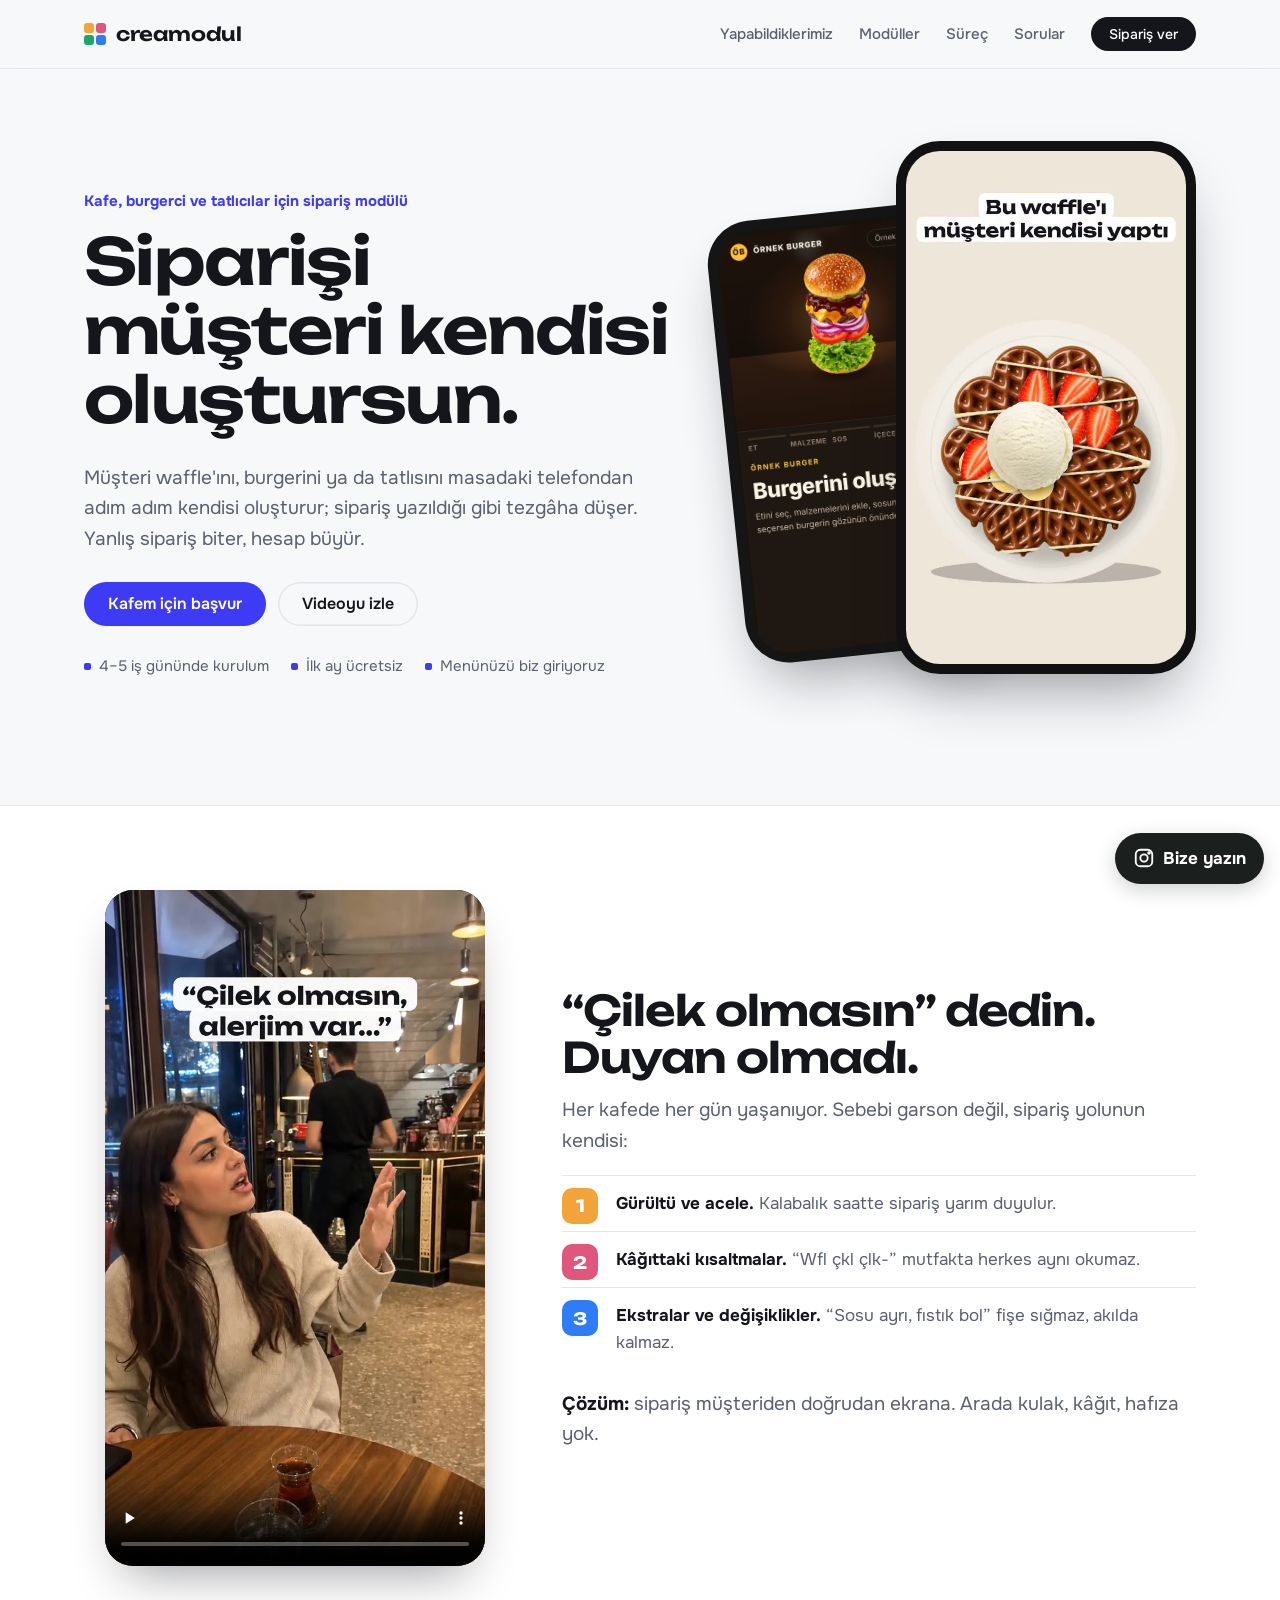
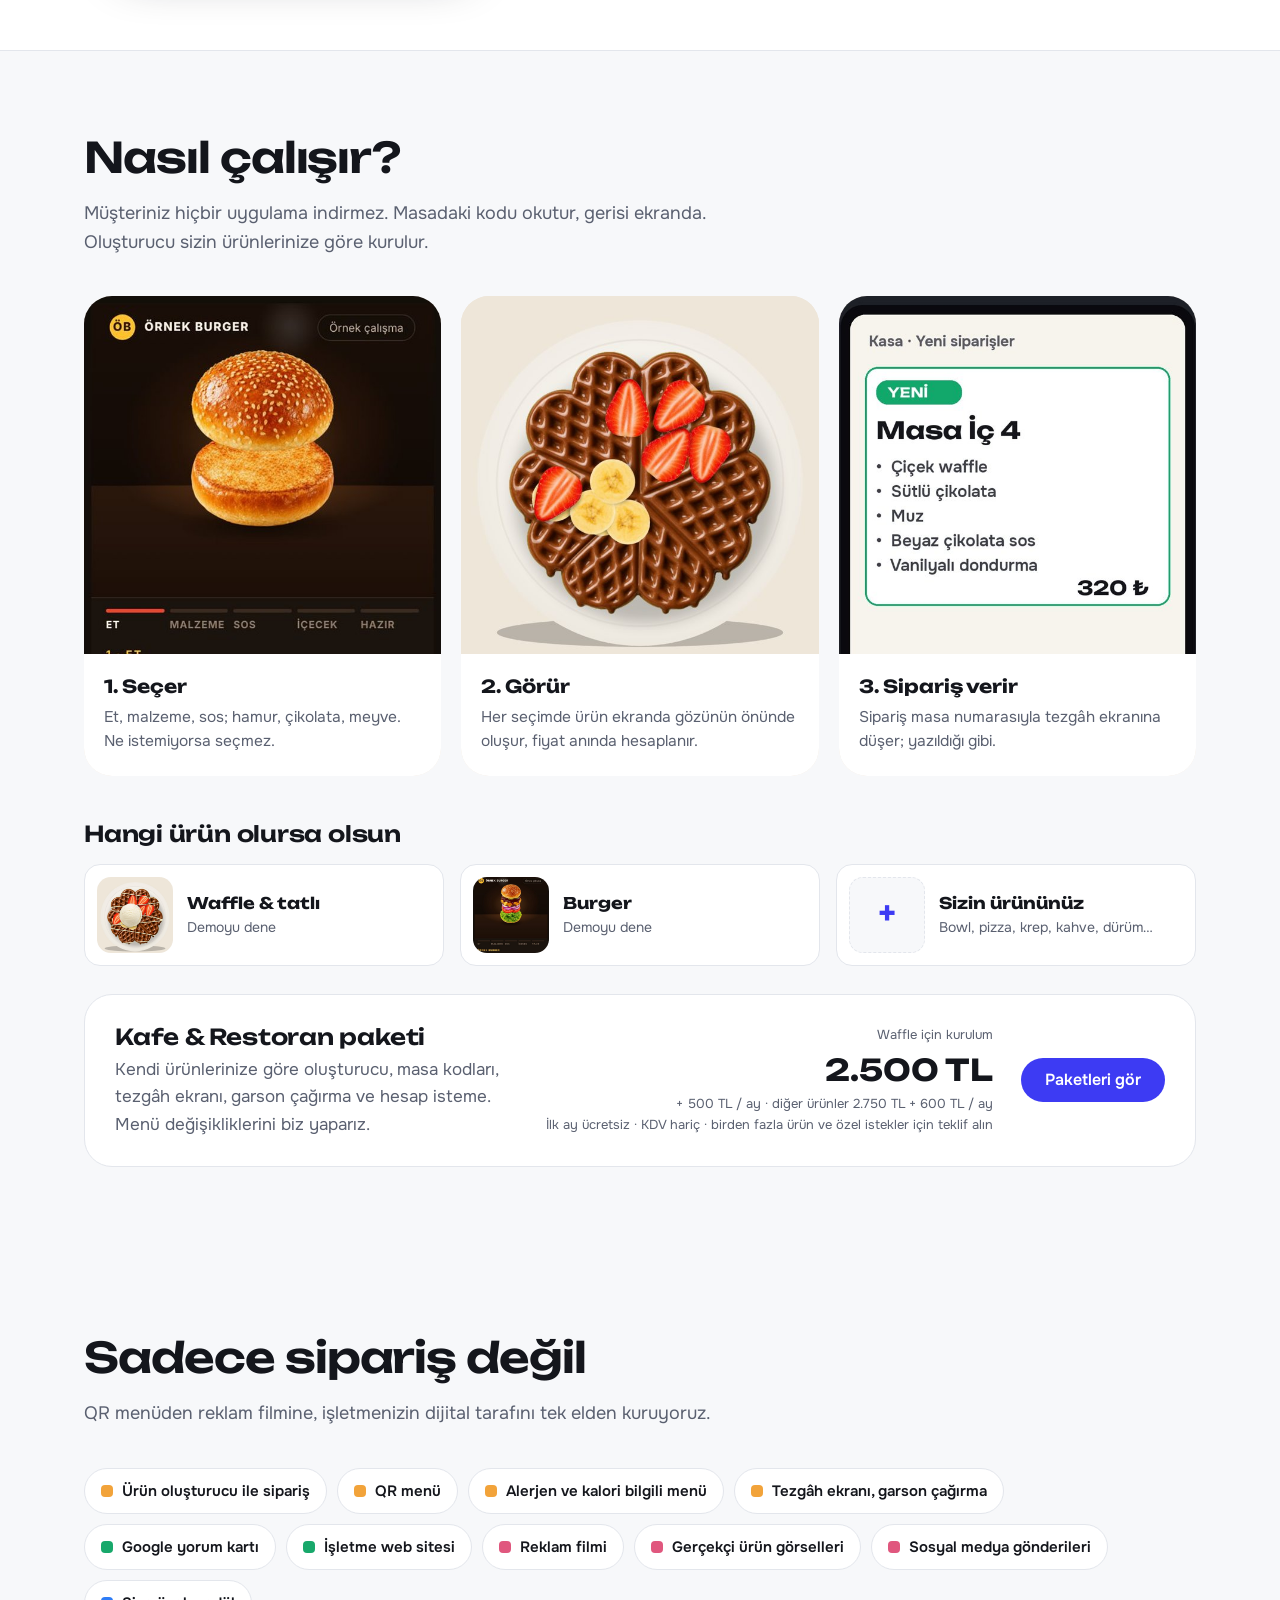
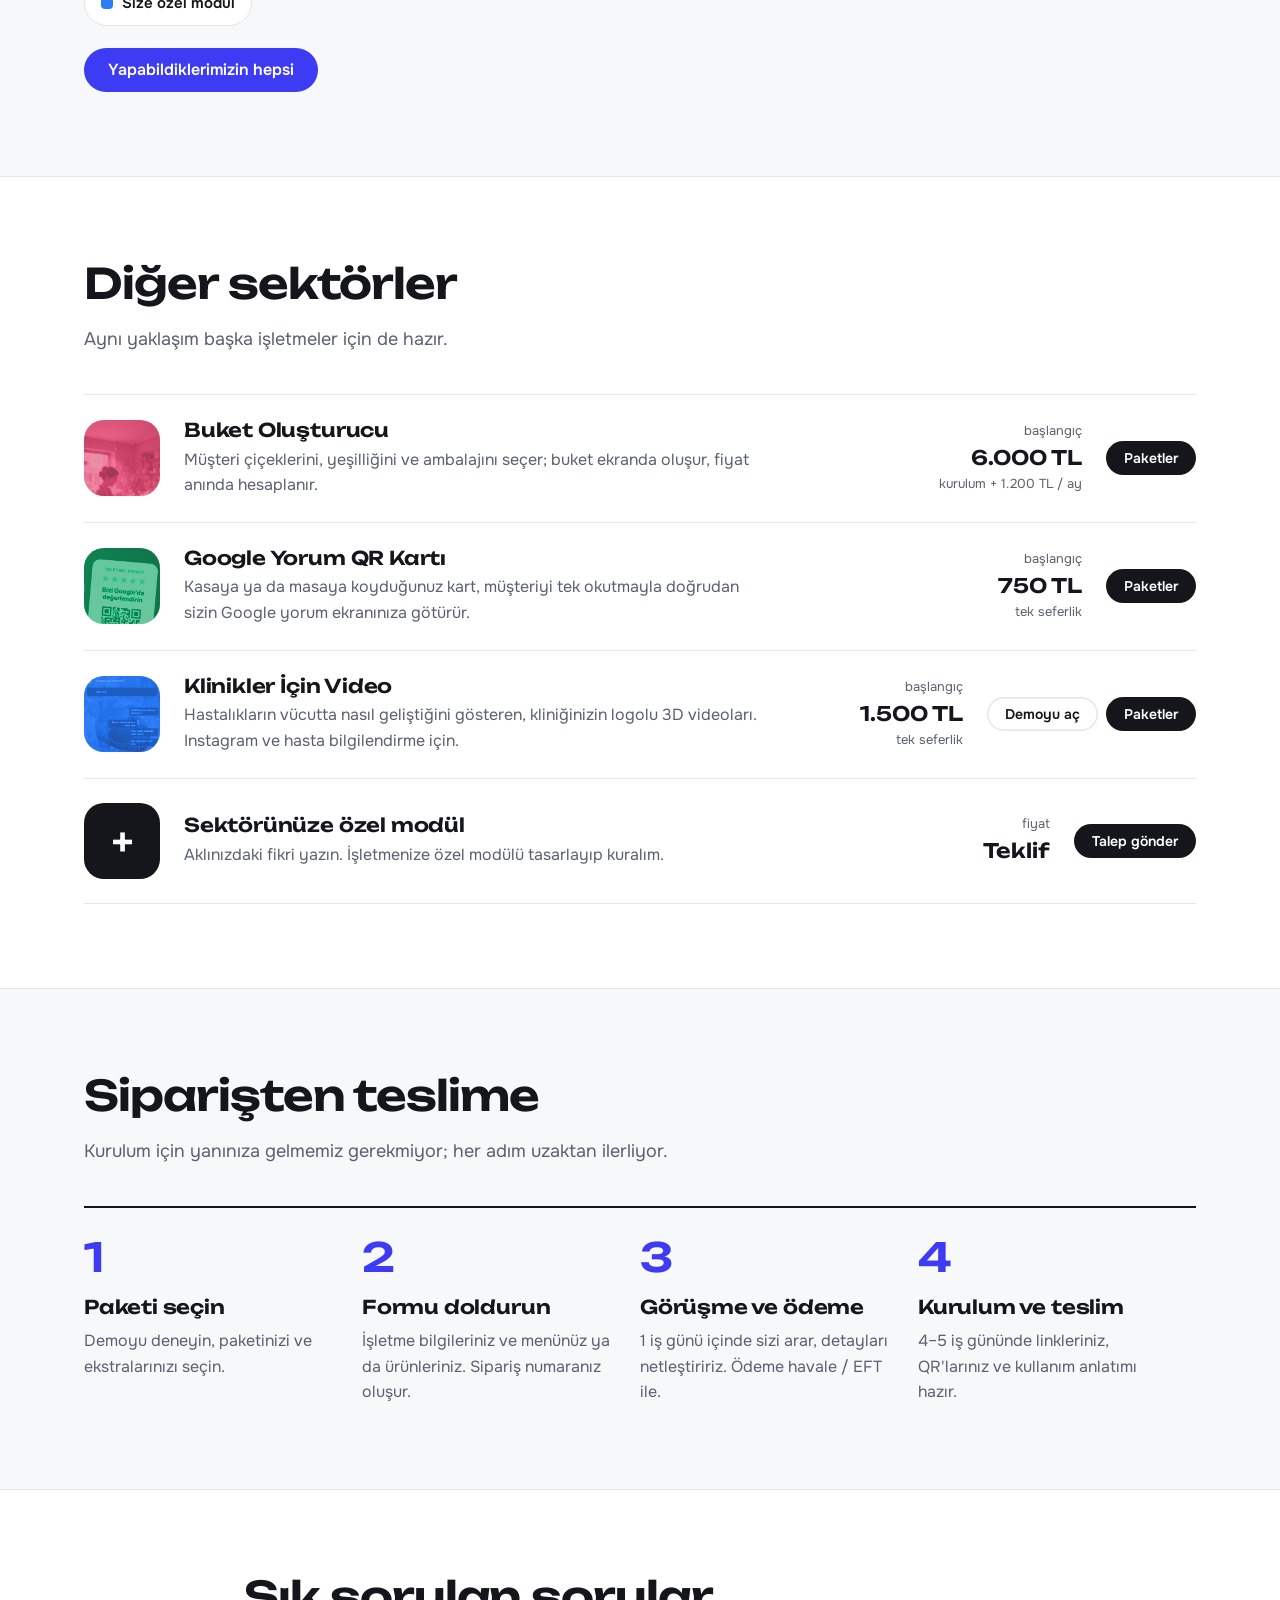
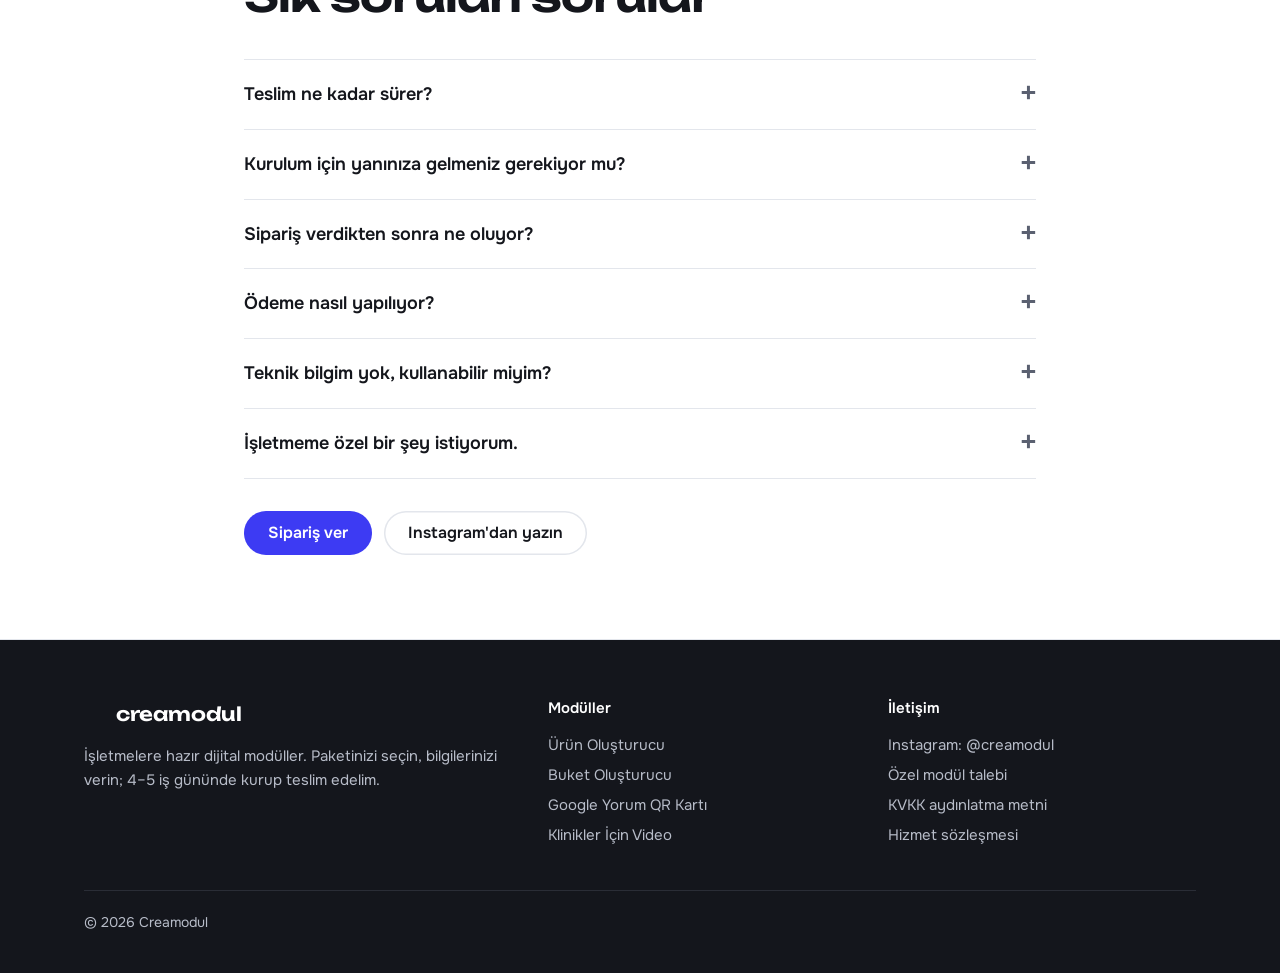
<file: index.html>
<!doctype html><html lang="tr"><head><meta charset="utf-8">
<meta name="viewport" content="width=device-width,initial-scale=1">
<title>Creamodul | Kafe ve tatlıcılar için sipariş modülü: müşteri ürününü kendisi oluşturur</title><meta name="description" content="Müşteri waffle&#x27;ını, burgerini, tatlısını masadaki telefondan kendisi oluşturur; sipariş yazıldığı gibi tezgâha düşer. Yanlış sipariş biter. 4–5 iş gününde uzaktan kurulum, ilk ay ücretsiz.">
<link rel="canonical" href="https://creamodul.com/">
<meta property="og:type" content="website"><meta property="og:title" content="Creamodul | Kafe ve tatlıcılar için sipariş modülü: müşteri ürününü kendisi oluşturur"><meta property="og:description" content="Müşteri waffle&#x27;ını, burgerini, tatlısını masadaki telefondan kendisi oluşturur; sipariş yazıldığı gibi tezgâha düşer. Yanlış sipariş biter. 4–5 iş gününde uzaktan kurulum, ilk ay ücretsiz.">
<meta property="og:url" content="https://creamodul.com/"><meta property="og:image" content="https://creamodul.com/assets/img/og.jpg"><meta property="og:locale" content="tr_TR">
<meta name="twitter:card" content="summary_large_image"><meta name="theme-color" content="#F7F8FA">
<link rel="icon" href="/assets/img/favicon.svg" type="image/svg+xml">
<link rel="preconnect" href="https://fonts.googleapis.com"><link rel="preconnect" href="https://fonts.gstatic.com" crossorigin>
<link rel="stylesheet" href="https://fonts.googleapis.com/css2?family=Onest:wght@400;500;600;700&family=Unbounded:wght@500;600&display=swap">
<link rel="stylesheet" href="/assets/style.css?v=8"><script type="application/ld+json">{"@context": "https://schema.org", "@type": "Organization", "name": "Creamodul", "url": "https://creamodul.com", "logo": "https://creamodul.com/assets/img/og.jpg", "sameAs": ["https://www.instagram.com/creamodul/"], "description": "İşletmeler için hazır dijital modüller: ürün oluşturucu, buket oluşturucu, Google yorum kartı, 3D anatomi videoları."}</script><script type="application/ld+json">{"@context": "https://schema.org", "@type": "FAQPage", "mainEntity": [{"@type": "Question", "name": "Teslim ne kadar sürer?", "acceptedAnswer": {"@type": "Answer", "text": "Ödeme onayından sonra 4–5 iş günü içinde kurulumu tamamlayıp linklerinizi ve QR'larınızı teslim ediyoruz."}}, {"@type": "Question", "name": "Kurulum için yanınıza gelmeniz gerekiyor mu?", "acceptedAnswer": {"@type": "Answer", "text": "Hayır. Her şey uzaktan kuruluyor. Size linkler, QR dosyaları ve kısa bir kullanım anlatımı gönderiyoruz."}}, {"@type": "Question", "name": "Sipariş verdikten sonra ne oluyor?", "acceptedAnswer": {"@type": "Answer", "text": "Siparişiniz bize düşer ve size bir sipariş numarası verilir. 1 iş günü içinde sizi arayıp detayları netleştiririz, ödeme bilgilerini paylaşırız. Ödemeden sonra kurulum başlar."}}, {"@type": "Question", "name": "Ödeme nasıl yapılıyor?", "acceptedAnswer": {"@type": "Answer", "text": "Havale veya EFT ile, faturalı. Aylık planlarda ilk ay ücretsizdir."}}, {"@type": "Question", "name": "Teknik bilgim yok, kullanabilir miyim?", "acceptedAnswer": {"@type": "Answer", "text": "Evet. Müşteriniz QR'ı okutur, sipariş ekranınıza düşer. Aylık planlarda menü ve fiyat değişikliklerini biz yapıyoruz."}}, {"@type": "Question", "name": "İşletmeme özel bir şey istiyorum.", "acceptedAnswer": {"@type": "Answer", "text": "Sipariş sayfasında “Sektörüme özel modül”ü seçip fikrinizi yazın, size özel teklif hazırlayalım."}}]}</script></head><body>
<header class="top"><div class="w"><a class="logo" href="/" aria-label="Creamodul ana sayfa"><i aria-hidden="true"><b></b><b></b><b></b><b></b></i>creamodul</a>
<nav class="mn" aria-label="Ana menü"><a class="hm" href="/yapabildiklerimiz/">Yapabildiklerimiz</a><a class="hm" href="/#moduller">Modüller</a><a class="hm" href="/#surec">Süreç</a><a class="hm" href="/#sss">Sorular</a><a class="btn sm" href="/siparis/">Sipariş ver</a></nav></div></header>
<main><section class="hero kh"><div class="w"><div>
<p class="eyebrow">Kafe, burgerci ve tatlıcılar için sipariş modülü</p>
<h1>Siparişi müşteri kendisi oluştursun.</h1>
<p class="lead">Müşteri waffle'ını, burgerini ya da tatlısını masadaki telefondan adım adım kendisi oluşturur; sipariş yazıldığı gibi tezgâha düşer. Yanlış sipariş biter, hesap büyür.</p>
<div class="cta"><a class="btn br" href="/siparis/?modul=kafe">Kafem için başvur</a><a class="btn gh" href="#video">Videoyu izle</a></div>
<ul class="facts"><li>4–5 iş gününde kurulum</li><li>İlk ay ücretsiz</li><li>Menünüzü biz giriyoruz</li></ul></div>
<div class="phones"><div class="phone p2"><img src="/assets/img/burger.jpg" alt="Burger oluşturucu ekranı" loading="lazy"></div><div class="phone"><video src="/assets/vid/olusturucu.mp4" poster="/assets/vid/olusturucu.jpg" autoplay muted loop playsinline aria-label="Müşterinin waffle'ını adım adım oluşturduğu ekran"></video></div></div></div></section>
<section id="video" class="alt"><div class="w split"><div class="vid"><video src="/assets/vid/reklam.mp4" poster="/assets/vid/reklam.jpg" controls playsinline preload="none"></video></div>
<div><h2>“Çilek olmasın” dedin. Duyan olmadı.</h2><p class="lead">Her kafede her gün yaşanıyor. Sebebi garson değil, sipariş yolunun kendisi:</p>
<ol class="why"><li><b>Gürültü ve acele.</b> Kalabalık saatte sipariş yarım duyulur.</li><li><b>Kâğıttaki kısaltmalar.</b> “Wfl çkl çlk-” mutfakta herkes aynı okumaz.</li><li><b>Ekstralar ve değişiklikler.</b> “Sosu ayrı, fıstık bol” fişe sığmaz, akılda kalmaz.</li></ol>
<p class="lead" style="margin-top:18px"><b style="color:var(--ink)">Çözüm:</b> sipariş müşteriden doğrudan ekrana. Arada kulak, kâğıt, hafıza yok.</p></div></div></section>
<section id="nasil"><div class="w"><div class="sh"><h2>Nasıl çalışır?</h2><p>Müşteriniz hiçbir uygulama indirmez. Masadaki kodu okutur, gerisi ekranda. Oluşturucu sizin ürünlerinize göre kurulur.</p></div>
<div class="how"><figure><img src="/assets/img/burger_sec.jpg" alt="Burger oluşturucuda et seçimi" loading="lazy"><figcaption><b>1. Seçer</b>Et, malzeme, sos; hamur, çikolata, meyve. Ne istemiyorsa seçmez.</figcaption></figure>
<figure><img src="/assets/img/waffle4.jpg" alt="Çikolata ve meyve eklenmiş waffle" loading="lazy"><figcaption><b>2. Görür</b>Her seçimde ürün ekranda gözünün önünde oluşur, fiyat anında hesaplanır.</figcaption></figure>
<figure><img src="/assets/img/siparis_kart.jpg" alt="Tezgâh ekranına düşen sipariş" loading="lazy"><figcaption><b>3. Sipariş verir</b>Sipariş masa numarasıyla tezgâh ekranına düşer; yazıldığı gibi.</figcaption></figure></div>
<div class="prods"><h3>Hangi ürün olursa olsun</h3><div class="pr-row">
<a class="prc" href="/demo/waffle/?masa=B1" target="_blank" rel="noopener"><img src="/assets/img/waffle6.jpg" alt="Waffle" loading="lazy"><span><b>Waffle &amp; tatlı</b>Demoyu dene</span></a>
<a class="prc" href="https://burger.creamodul.com" target="_blank" rel="noopener"><img src="/assets/img/burger_kare.jpg" alt="Burger" loading="lazy"><span><b>Burger</b>Demoyu dene</span></a>
<a class="prc ph" href="/siparis/?modul=kafe"><div class="ic">+</div><span><b>Sizin ürününüz</b>Bowl, pizza, krep, kahve, dürüm…</span></a></div></div>
<div class="kpk"><div><h3>Kafe &amp; Restoran paketi</h3><p>Kendi ürünlerinize göre oluşturucu, masa kodları, tezgâh ekranı, garson çağırma ve hesap isteme. Menü değişikliklerini biz yaparız.</p></div>
<div class="kp"><small>Waffle için kurulum</small><b>2.500 TL</b><small>+ 500 TL / ay · diğer ürünler 2.750 TL + 600 TL / ay</small><small>İlk ay ücretsiz · KDV hariç · birden fazla ürün ve özel istekler için teklif alın</small></div>
<div class="acts"><a class="btn br" href="/moduller/kafe-restoran-qr-siparis/">Paketleri gör</a></div></div></div></section>
<section id="yap"><div class="w"><div class="sh"><h2>Sadece sipariş değil</h2><p>QR menüden reklam filmine, işletmenizin dijital tarafını tek elden kuruyoruz.</p></div><div class="chipsx"><span class="cx"><i class="dot kafe"></i>Ürün oluşturucu ile sipariş</span><span class="cx"><i class="dot kafe"></i>QR menü</span><span class="cx"><i class="dot kafe"></i>Alerjen ve kalori bilgili menü</span><span class="cx"><i class="dot kafe"></i>Tezgâh ekranı, garson çağırma</span><span class="cx"><i class="dot yorum"></i>Google yorum kartı</span><span class="cx"><i class="dot yorum"></i>İşletme web sitesi</span><span class="cx"><i class="dot cicek"></i>Reklam filmi</span><span class="cx"><i class="dot cicek"></i>Gerçekçi ürün görselleri</span><span class="cx"><i class="dot cicek"></i>Sosyal medya gönderileri</span><span class="cx"><i class="dot anatomi"></i>Size özel modül</span></div><div style="margin-top:22px"><a class="btn br" href="/yapabildiklerimiz/">Yapabildiklerimizin hepsi</a></div></div></section>
<section id="moduller" class="alt"><div class="w"><div class="sh"><h2>Diğer sektörler</h2><p>Aynı yaklaşım başka işletmeler için de hazır.</p></div><div class="cat"><div class="row-m"><div class="sw cicek"><img src="/assets/img/foto-cicek.jpg" alt=""></div>
<div><h3><a href="/moduller/cicekci-buket-olusturucu/" style="text-decoration:none">Buket Oluşturucu</a></h3><p>Müşteri çiçeklerini, yeşilliğini ve ambalajını seçer; buket ekranda oluşur, fiyat anında hesaplanır.</p></div>
<div class="price"><small>başlangıç</small><b>6.000 TL</b><small>kurulum + 1.200 TL / ay</small></div>
<div class="acts"><a class="btn sm" href="/moduller/cicekci-buket-olusturucu/">Paketler</a></div></div><div class="row-m"><div class="sw yorum"><img src="/assets/img/yorum.jpg" alt=""></div>
<div><h3><a href="/moduller/google-yorum-karti/" style="text-decoration:none">Google Yorum QR Kartı</a></h3><p>Kasaya ya da masaya koyduğunuz kart, müşteriyi tek okutmayla doğrudan sizin Google yorum ekranınıza götürür.</p></div>
<div class="price"><small>başlangıç</small><b>750 TL</b><small>tek seferlik</small></div>
<div class="acts"><a class="btn sm" href="/moduller/google-yorum-karti/">Paketler</a></div></div><div class="row-m"><div class="sw anatomi"><img src="/assets/img/anatomi.jpg" alt=""></div>
<div><h3><a href="/moduller/3d-anatomi-klinik/" style="text-decoration:none">Klinikler İçin Video</a></h3><p>Hastalıkların vücutta nasıl geliştiğini gösteren, kliniğinizin logolu 3D videoları. Instagram ve hasta bilgilendirme için.</p></div>
<div class="price"><small>başlangıç</small><b>1.500 TL</b><small>tek seferlik</small></div>
<div class="acts"><a class="btn gh sm" href="https://anatomi.creamodul.com" target="_blank" rel="noopener">Demoyu aç</a><a class="btn sm" href="/moduller/3d-anatomi-klinik/">Paketler</a></div></div><div class="row-m"><div class="sw ozel"></div><div><h3>Sektörünüze özel modül</h3><p>Aklınızdaki fikri yazın. İşletmenize özel modülü tasarlayıp kuralım.</p></div>
<div class="price"><small>fiyat</small><b>Teklif</b></div><div class="acts"><a class="btn sm" href="/siparis/?modul=ozel">Talep gönder</a></div></div></div></div></section>
<section id="surec"><div class="w"><div class="sh"><h2>Siparişten teslime</h2><p>Kurulum için yanınıza gelmemiz gerekmiyor; her adım uzaktan ilerliyor.</p></div>
<div class="steps"><div class="st"><h3>Paketi seçin</h3><p>Demoyu deneyin, paketinizi ve ekstralarınızı seçin.</p></div>
<div class="st"><h3>Formu doldurun</h3><p>İşletme bilgileriniz ve menünüz ya da ürünleriniz. Sipariş numaranız oluşur.</p></div>
<div class="st"><h3>Görüşme ve ödeme</h3><p>1 iş günü içinde sizi arar, detayları netleştiririz. Ödeme havale / EFT ile.</p></div>
<div class="st"><h3>Kurulum ve teslim</h3><p>4–5 iş gününde linkleriniz, QR'larınız ve kullanım anlatımı hazır.</p></div></div></div></section>
<section id="sss" class="alt"><div class="w" style="max-width:840px"><div class="sh"><h2>Sık sorulan sorular</h2></div>
<details><summary>Teslim ne kadar sürer?</summary><p>Ödeme onayından sonra 4–5 iş günü içinde kurulumu tamamlayıp linklerinizi ve QR&#x27;larınızı teslim ediyoruz.</p></details><details><summary>Kurulum için yanınıza gelmeniz gerekiyor mu?</summary><p>Hayır. Her şey uzaktan kuruluyor. Size linkler, QR dosyaları ve kısa bir kullanım anlatımı gönderiyoruz.</p></details><details><summary>Sipariş verdikten sonra ne oluyor?</summary><p>Siparişiniz bize düşer ve size bir sipariş numarası verilir. 1 iş günü içinde sizi arayıp detayları netleştiririz, ödeme bilgilerini paylaşırız. Ödemeden sonra kurulum başlar.</p></details><details><summary>Ödeme nasıl yapılıyor?</summary><p>Havale veya EFT ile, faturalı. Aylık planlarda ilk ay ücretsizdir.</p></details><details><summary>Teknik bilgim yok, kullanabilir miyim?</summary><p>Evet. Müşteriniz QR&#x27;ı okutur, sipariş ekranınıza düşer. Aylık planlarda menü ve fiyat değişikliklerini biz yapıyoruz.</p></details><details><summary>İşletmeme özel bir şey istiyorum.</summary><p>Sipariş sayfasında “Sektörüme özel modül”ü seçip fikrinizi yazın, size özel teklif hazırlayalım.</p></details>
<div style="display:flex;gap:12px;margin-top:32px;flex-wrap:wrap"><a class="btn br" href="/siparis/">Sipariş ver</a><a class="btn gh" href="https://www.instagram.com/creamodul/" rel="noopener">Instagram'dan yazın</a></div></div></section></main>
<footer><div class="w"><div><a class="logo" href="/"><i aria-hidden="true"><b></b><b></b><b></b><b></b></i>creamodul</a><p>İşletmelere hazır dijital modüller. Paketinizi seçin, bilgilerinizi verin; 4–5 iş gününde kurup teslim edelim.</p></div>
<div><b>Modüller</b><a href="/moduller/kafe-restoran-qr-siparis/">Ürün Oluşturucu</a><a href="/moduller/cicekci-buket-olusturucu/">Buket Oluşturucu</a><a href="/moduller/google-yorum-karti/">Google Yorum QR Kartı</a><a href="/moduller/3d-anatomi-klinik/">Klinikler İçin Video</a></div>
<div><b>İletişim</b><a href="https://www.instagram.com/creamodul/" rel="noopener">Instagram: @creamodul</a><a href="/siparis/?modul=ozel">Özel modül talebi</a><a href="/kvkk/">KVKK aydınlatma metni</a><a href="/sozlesme/">Hizmet sözleşmesi</a></div>
<div class="cp">© 2026 Creamodul</div></div></footer><a class="igfab" href="https://ig.me/m/creamodul" target="_blank" rel="noopener" aria-label="Instagram'dan mesaj gönder"><svg viewBox="0 0 24 24" width="22" height="22" fill="none" stroke="currentColor" stroke-width="2" aria-hidden="true"><rect x="3" y="3" width="18" height="18" rx="5"/><circle cx="12" cy="12" r="4"/><circle cx="17.5" cy="6.5" r="1" fill="currentColor"/></svg><span>Bize yazın</span></a><script data-goatcounter="https://creamodul.goatcounter.com/count" async src="//gc.zgo.at/count.js"></script></body></html>
</file>
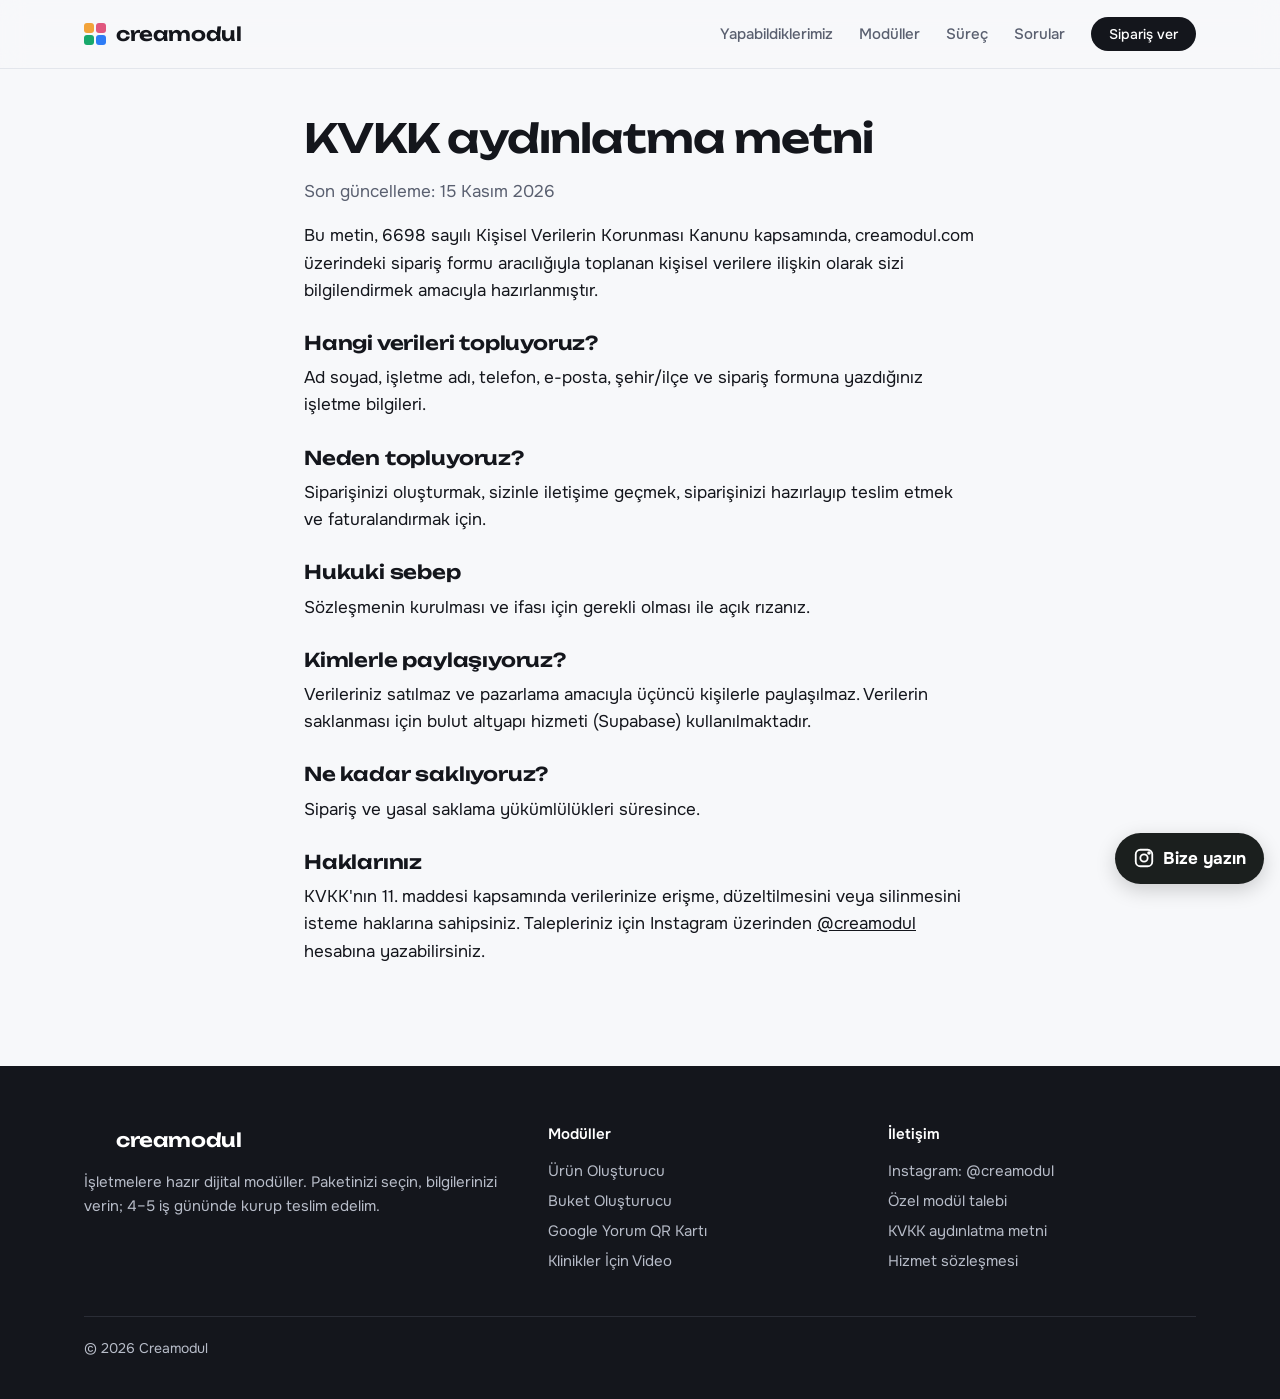
<file: kvkk/index.html>
<!doctype html><html lang="tr"><head><meta charset="utf-8">
<meta name="viewport" content="width=device-width,initial-scale=1">
<title>KVKK aydınlatma metni | Creamodul</title><meta name="description" content="Creamodul sipariş formunda toplanan kişisel verilere ilişkin aydınlatma metni.">
<link rel="canonical" href="https://creamodul.com/kvkk/">
<meta property="og:type" content="website"><meta property="og:title" content="KVKK aydınlatma metni | Creamodul"><meta property="og:description" content="Creamodul sipariş formunda toplanan kişisel verilere ilişkin aydınlatma metni.">
<meta property="og:url" content="https://creamodul.com/kvkk/"><meta property="og:image" content="https://creamodul.com/assets/img/og.jpg"><meta property="og:locale" content="tr_TR">
<meta name="twitter:card" content="summary_large_image"><meta name="theme-color" content="#F7F8FA">
<link rel="icon" href="/assets/img/favicon.svg" type="image/svg+xml">
<link rel="preconnect" href="https://fonts.googleapis.com"><link rel="preconnect" href="https://fonts.gstatic.com" crossorigin>
<link rel="stylesheet" href="https://fonts.googleapis.com/css2?family=Onest:wght@400;500;600;700&family=Unbounded:wght@500;600&display=swap">
<link rel="stylesheet" href="/assets/style.css?v=8"></head><body>
<header class="top"><div class="w"><a class="logo" href="/" aria-label="Creamodul ana sayfa"><i aria-hidden="true"><b></b><b></b><b></b><b></b></i>creamodul</a>
<nav class="mn" aria-label="Ana menü"><a class="hm" href="/yapabildiklerimiz/">Yapabildiklerimiz</a><a class="hm" href="/#moduller">Modüller</a><a class="hm" href="/#surec">Süreç</a><a class="hm" href="/#sss">Sorular</a><a class="btn sm" href="/siparis/">Sipariş ver</a></nav></div></header>
<main><section style="padding-top:48px"><div class="w prose"><h1 style="font-size:40px">KVKK aydınlatma metni</h1>
<p class="mute">Son güncelleme: 15 Kasım 2026</p>
<p>Bu metin, 6698 sayılı Kişisel Verilerin Korunması Kanunu kapsamında, creamodul.com üzerindeki sipariş formu aracılığıyla toplanan kişisel verilere ilişkin olarak sizi bilgilendirmek amacıyla hazırlanmıştır.</p>
<h3>Hangi verileri topluyoruz?</h3><p>Ad soyad, işletme adı, telefon, e-posta, şehir/ilçe ve sipariş formuna yazdığınız işletme bilgileri.</p>
<h3>Neden topluyoruz?</h3><p>Siparişinizi oluşturmak, sizinle iletişime geçmek, siparişinizi hazırlayıp teslim etmek ve faturalandırmak için.</p>
<h3>Hukuki sebep</h3><p>Sözleşmenin kurulması ve ifası için gerekli olması ile açık rızanız.</p>
<h3>Kimlerle paylaşıyoruz?</h3><p>Verileriniz satılmaz ve pazarlama amacıyla üçüncü kişilerle paylaşılmaz. Verilerin saklanması için bulut altyapı hizmeti (Supabase) kullanılmaktadır.</p>
<h3>Ne kadar saklıyoruz?</h3><p>Sipariş ve yasal saklama yükümlülükleri süresince.</p>
<h3>Haklarınız</h3><p>KVKK'nın 11. maddesi kapsamında verilerinize erişme, düzeltilmesini veya silinmesini isteme haklarına sahipsiniz. Talepleriniz için Instagram üzerinden <a href="https://www.instagram.com/creamodul/">@creamodul</a> hesabına yazabilirsiniz.</p></div></section></main>
<footer><div class="w"><div><a class="logo" href="/"><i aria-hidden="true"><b></b><b></b><b></b><b></b></i>creamodul</a><p>İşletmelere hazır dijital modüller. Paketinizi seçin, bilgilerinizi verin; 4–5 iş gününde kurup teslim edelim.</p></div>
<div><b>Modüller</b><a href="/moduller/kafe-restoran-qr-siparis/">Ürün Oluşturucu</a><a href="/moduller/cicekci-buket-olusturucu/">Buket Oluşturucu</a><a href="/moduller/google-yorum-karti/">Google Yorum QR Kartı</a><a href="/moduller/3d-anatomi-klinik/">Klinikler İçin Video</a></div>
<div><b>İletişim</b><a href="https://www.instagram.com/creamodul/" rel="noopener">Instagram: @creamodul</a><a href="/siparis/?modul=ozel">Özel modül talebi</a><a href="/kvkk/">KVKK aydınlatma metni</a><a href="/sozlesme/">Hizmet sözleşmesi</a></div>
<div class="cp">© 2026 Creamodul</div></div></footer><a class="igfab" href="https://ig.me/m/creamodul" target="_blank" rel="noopener" aria-label="Instagram'dan mesaj gönder"><svg viewBox="0 0 24 24" width="22" height="22" fill="none" stroke="currentColor" stroke-width="2" aria-hidden="true"><rect x="3" y="3" width="18" height="18" rx="5"/><circle cx="12" cy="12" r="4"/><circle cx="17.5" cy="6.5" r="1" fill="currentColor"/></svg><span>Bize yazın</span></a><script data-goatcounter="https://creamodul.goatcounter.com/count" async src="//gc.zgo.at/count.js"></script></body></html>
</file>
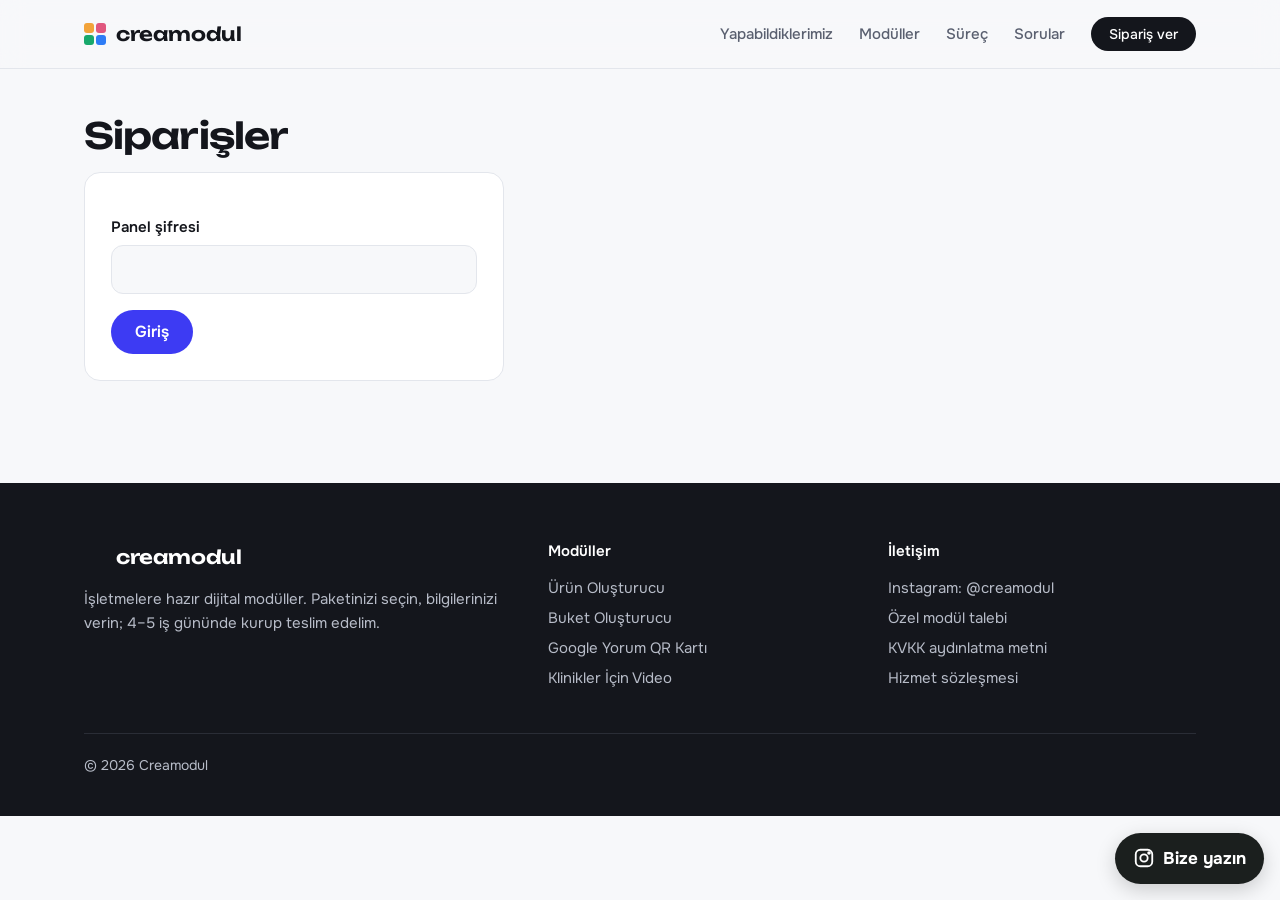
<file: panel/index.html>
<!doctype html><html lang="tr"><head><meta charset="utf-8">
<meta name="viewport" content="width=device-width,initial-scale=1">
<title>Sipariş paneli | Creamodul</title><meta name="description" content="Yönetim paneli">
<link rel="canonical" href="https://creamodul.com/panel/"><meta name="robots" content="noindex,nofollow">
<meta property="og:type" content="website"><meta property="og:title" content="Sipariş paneli | Creamodul"><meta property="og:description" content="Yönetim paneli">
<meta property="og:url" content="https://creamodul.com/panel/"><meta property="og:image" content="https://creamodul.com/assets/img/og.jpg"><meta property="og:locale" content="tr_TR">
<meta name="twitter:card" content="summary_large_image"><meta name="theme-color" content="#F7F8FA">
<link rel="icon" href="/assets/img/favicon.svg" type="image/svg+xml">
<link rel="preconnect" href="https://fonts.googleapis.com"><link rel="preconnect" href="https://fonts.gstatic.com" crossorigin>
<link rel="stylesheet" href="https://fonts.googleapis.com/css2?family=Onest:wght@400;500;600;700&family=Unbounded:wght@500;600&display=swap">
<link rel="stylesheet" href="/assets/style.css?v=8"></head><body>
<header class="top"><div class="w"><a class="logo" href="/" aria-label="Creamodul ana sayfa"><i aria-hidden="true"><b></b><b></b><b></b><b></b></i>creamodul</a>
<nav class="mn" aria-label="Ana menü"><a class="hm" href="/yapabildiklerimiz/">Yapabildiklerimiz</a><a class="hm" href="/#moduller">Modüller</a><a class="hm" href="/#surec">Süreç</a><a class="hm" href="/#sss">Sorular</a><a class="btn sm" href="/siparis/">Sipariş ver</a></nav></div></header>
<main><section style="padding-top:48px"><div class="w"><h1 style="font-size:36px">Siparişler</h1>
<div id="login" class="box" style="max-width:420px"><label class="f" for="pin">Panel şifresi</label><input class="i" id="pin" type="password"><button class="btn br" id="go" style="margin-top:16px">Giriş</button><div class="err" id="perr"></div></div>
<div id="list" class="hidden"><div style="display:flex;gap:12px;margin:0 0 20px;flex-wrap:wrap"><button class="btn sm gh" id="ref">Yenile</button><select class="i" id="flt" style="width:auto"><option value="">Tümü</option><option>yeni</option><option>görüşüldü</option><option>hazırlanıyor</option><option>teslim edildi</option><option>iptal</option></select><span id="cnt" class="mute" style="align-self:center"></span></div><div id="rows"></div></div></div></section></main>
<footer><div class="w"><div><a class="logo" href="/"><i aria-hidden="true"><b></b><b></b><b></b><b></b></i>creamodul</a><p>İşletmelere hazır dijital modüller. Paketinizi seçin, bilgilerinizi verin; 4–5 iş gününde kurup teslim edelim.</p></div>
<div><b>Modüller</b><a href="/moduller/kafe-restoran-qr-siparis/">Ürün Oluşturucu</a><a href="/moduller/cicekci-buket-olusturucu/">Buket Oluşturucu</a><a href="/moduller/google-yorum-karti/">Google Yorum QR Kartı</a><a href="/moduller/3d-anatomi-klinik/">Klinikler İçin Video</a></div>
<div><b>İletişim</b><a href="https://www.instagram.com/creamodul/" rel="noopener">Instagram: @creamodul</a><a href="/siparis/?modul=ozel">Özel modül talebi</a><a href="/kvkk/">KVKK aydınlatma metni</a><a href="/sozlesme/">Hizmet sözleşmesi</a></div>
<div class="cp">© 2026 Creamodul</div></div></footer><a class="igfab" href="https://ig.me/m/creamodul" target="_blank" rel="noopener" aria-label="Instagram'dan mesaj gönder"><svg viewBox="0 0 24 24" width="22" height="22" fill="none" stroke="currentColor" stroke-width="2" aria-hidden="true"><rect x="3" y="3" width="18" height="18" rx="5"/><circle cx="12" cy="12" r="4"/><circle cx="17.5" cy="6.5" r="1" fill="currentColor"/></svg><span>Bize yazın</span></a><script>
const SB="https://hvdmodrcagrbpxiwjdtq.supabase.co",K="sb_publishable_1y98p0cOvJN7kEL1kwKNbw_o6GieAKm";let PIN=sessionStorage.getItem("cmpin")||"";
const esc=s=>String(s??"").replace(/[&<>"]/g,c=>({"&":"&amp;","<":"&lt;",">":"&gt;",'"':"&quot;"}[c]));
const rpc=(f,b)=>fetch(SB+"/rest/v1/rpc/"+f,{method:"POST",headers:{apikey:K,Authorization:"Bearer "+K,"Content-Type":"application/json"},body:JSON.stringify(b)}).then(async r=>{const j=await r.json();if(!r.ok)throw j;return j});
const ST=["yeni","görüşüldü","hazırlanıyor","teslim edildi","iptal"];let ALL=[];const seen=+localStorage.getItem("cmseen")||0;
const waNum=p=>{let d=String(p).replace(/\D/g,"");if(d.startsWith("90"))d=d.slice(2);if(d.startsWith("0"))d=d.slice(1);return "90"+d};
async function load(){try{ALL=await rpc("cm_list_orders",{p_pin:PIN});sessionStorage.setItem("cmpin",PIN);document.getElementById("login").classList.add("hidden");document.getElementById("list").classList.remove("hidden");draw();
const nw=ALL.filter(r=>r.id>seen&&r.status==="yeni").length;document.title=(nw?`(${nw}) `:"")+"Siparişler | Creamodul";if(ALL[0])localStorage.setItem("cmseen",Math.max(seen,ALL[0].id))}catch(e){const p=document.getElementById("perr");p.textContent="Şifre hatalı.";p.style.display="block"}}
function draw(){const f=document.getElementById("flt").value;const rows=ALL.filter(r=>!f||r.status===f);document.getElementById("cnt").textContent=rows.length+" sipariş";
document.getElementById("rows").innerHTML=rows.length?rows.map(r=>`<div class="box"><div style="display:flex;justify-content:space-between;gap:10px;flex-wrap:wrap"><b style="font-family:var(--disp);color:var(--brand)">${esc(r.code)}${r.id>seen&&r.status==="yeni"?' <span style="background:var(--cicek);color:#fff;border-radius:6px;padding:2px 8px;font-size:12px;font-family:var(--body)">yeni</span>':''}</b><span class="mute sm">${new Date(r.created_at).toLocaleString("tr-TR")}</span></div>
<h3 style="margin-top:10px">${esc(r.business)} <span class="mute" style="font-family:var(--body);font-weight:500">· ${esc(r.contact)}</span></h3>
<p><a href="tel:${esc(r.phone)}">${esc(r.phone)}</a> ${r.email?"· "+esc(r.email):""} ${r.city?"· "+esc(r.city):""} · <a href="https://wa.me/${waNum(r.phone)}" target="_blank" rel="noopener">WhatsApp</a></p>
<p><b>${esc(r.module)}</b> · ${esc(r.package_name)} · Tek seferlik <b>${(r.total_once||0).toLocaleString("tr-TR")} TL</b>${r.monthly?` · ${r.monthly.toLocaleString("tr-TR")} TL/ay`:""}</p>
${(r.extras||[]).length?`<p class="mute sm">Ekstralar: ${r.extras.map(e=>esc(e.name)).join(", ")}</p>`:""}
${Object.entries(r.details||{}).filter(([k,v])=>v).map(([k,v])=>`<p class="sm"><b>${esc(k)}:</b> ${esc(v)}</p>`).join("")}
${r.note?`<p class="sm"><b>Not:</b> ${esc(r.note)}</p>`:""}
<select class="i" style="width:auto" data-id="${r.id}">${ST.map(s=>`<option ${s===r.status?"selected":""}>${s}</option>`).join("")}</select></div>`).join(""):'<p class="mute">Bu filtrede sipariş yok.</p>';
document.querySelectorAll("select[data-id]").forEach(s=>s.onchange=()=>rpc("cm_set_status",{p_pin:PIN,p_id:+s.dataset.id,p_status:s.value}).then(()=>{const r=ALL.find(x=>x.id==s.dataset.id);if(r)r.status=s.value}).catch(()=>alert("Durum kaydedilemedi, tekrar deneyin.")))}
document.getElementById("go").onclick=()=>{PIN=document.getElementById("pin").value;load()};document.getElementById("pin").onkeydown=e=>{if(e.key==="Enter"){PIN=e.target.value;load()}};
document.getElementById("ref").onclick=load;document.getElementById("flt").onchange=draw;if(PIN)load();setInterval(()=>{if(PIN&&!document.hidden)load()},60000);
</script><script data-goatcounter="https://creamodul.goatcounter.com/count" async src="//gc.zgo.at/count.js"></script></body></html>
</file>
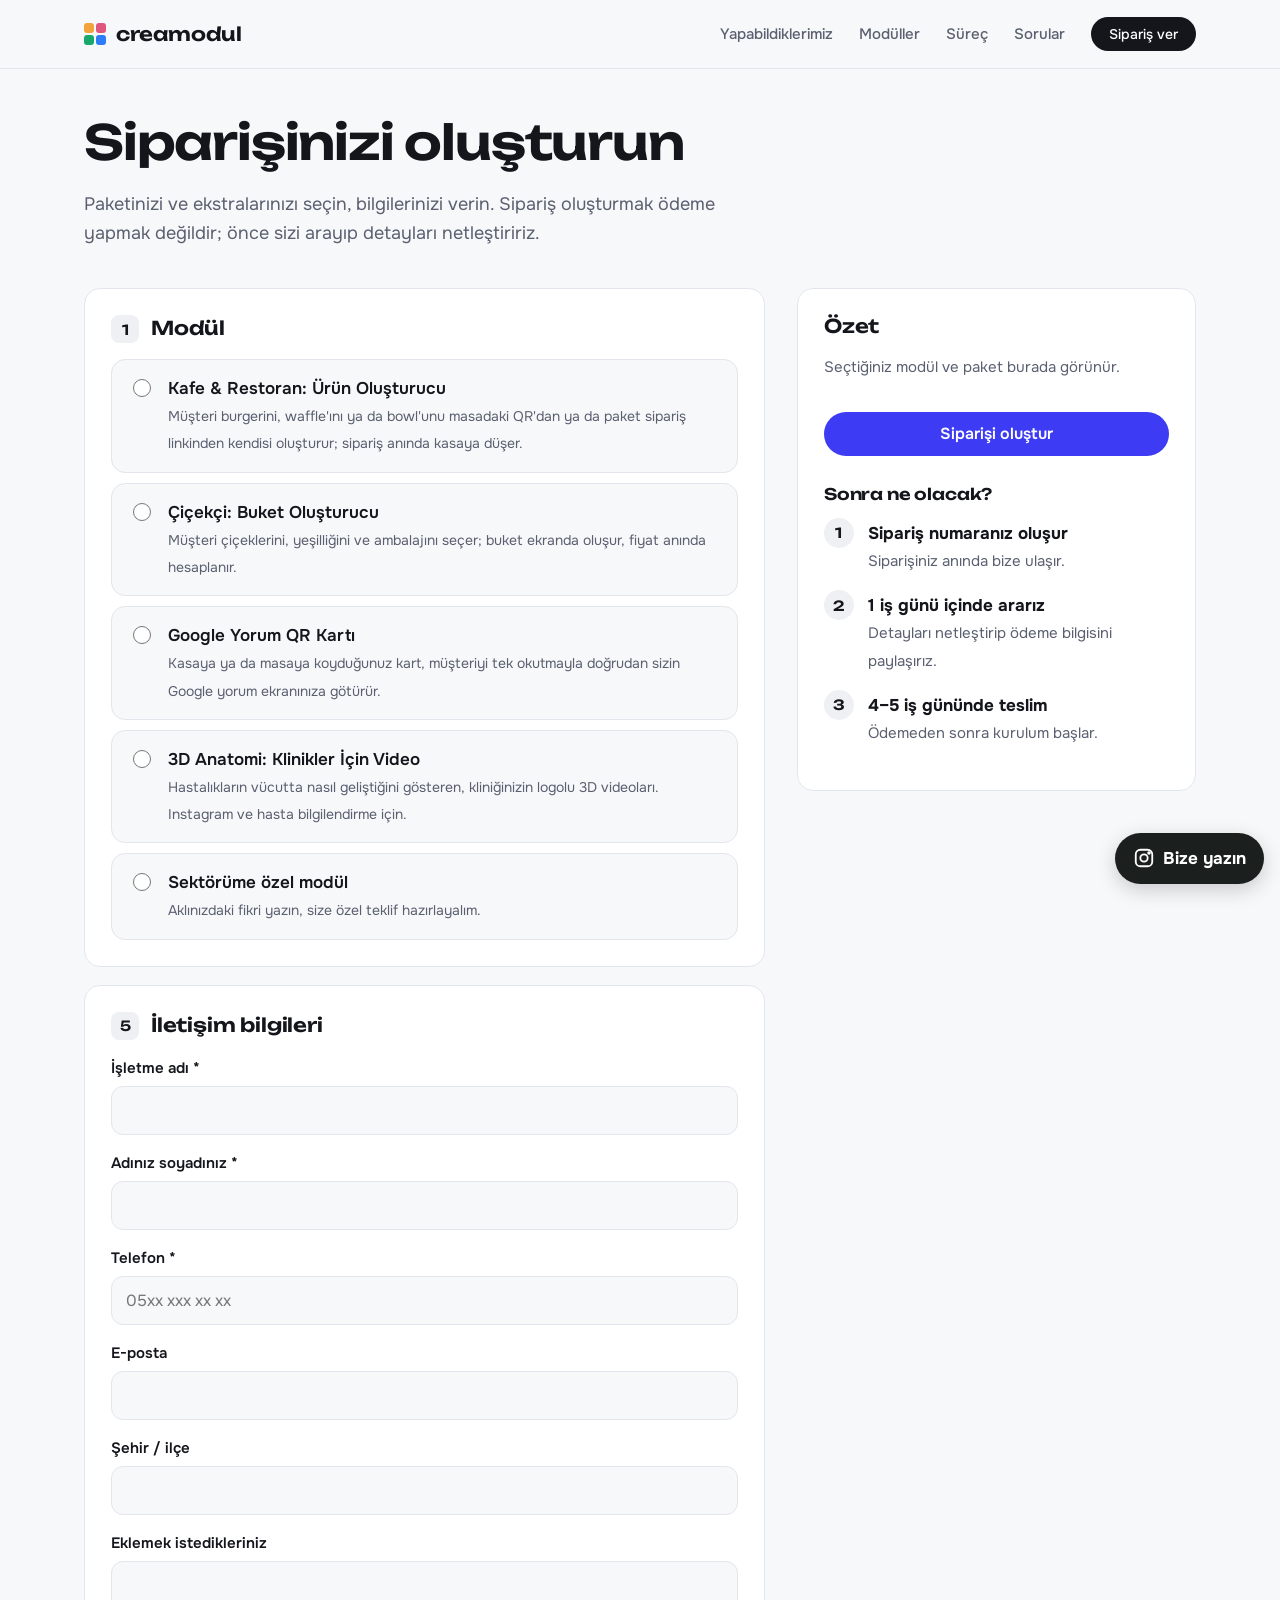
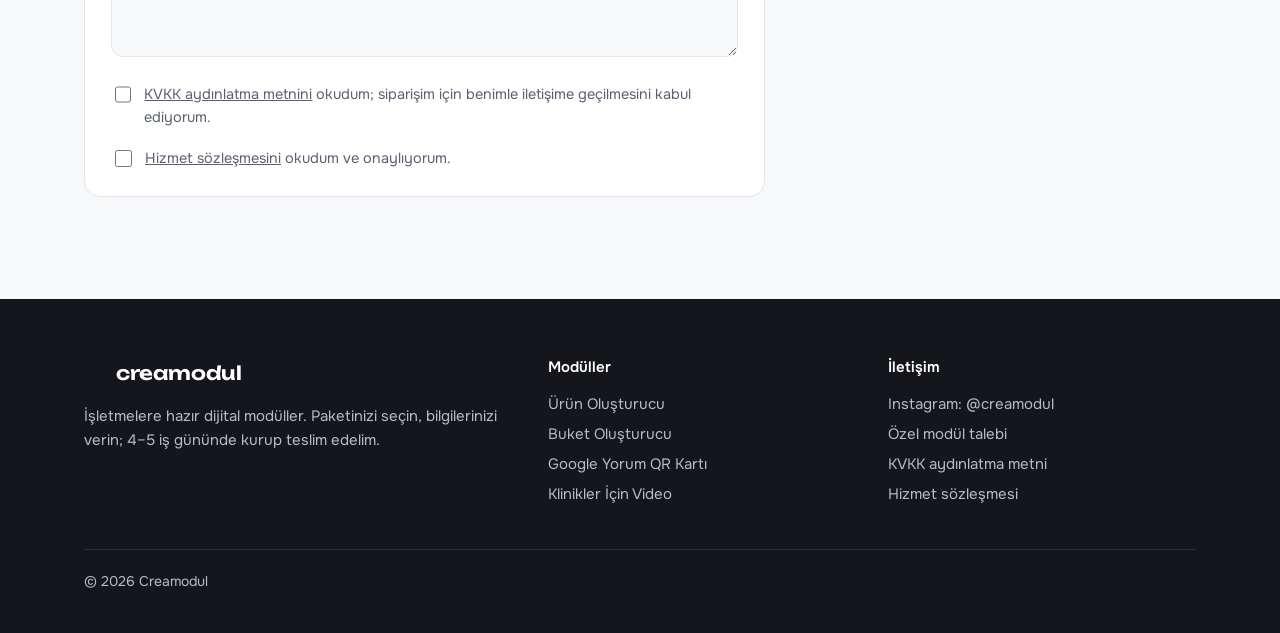
<file: siparis/index.html>
<!doctype html><html lang="tr"><head><meta charset="utf-8">
<meta name="viewport" content="width=device-width,initial-scale=1">
<title>Sipariş ver | Creamodul</title><meta name="description" content="Creamodul modülünüzü seçin, paket ve ekstraları belirleyin, bilgilerinizi verin. Siparişiniz oluşsun, 4–5 iş gününde teslim edelim.">
<link rel="canonical" href="https://creamodul.com/siparis/">
<meta property="og:type" content="website"><meta property="og:title" content="Sipariş ver | Creamodul"><meta property="og:description" content="Creamodul modülünüzü seçin, paket ve ekstraları belirleyin, bilgilerinizi verin. Siparişiniz oluşsun, 4–5 iş gününde teslim edelim.">
<meta property="og:url" content="https://creamodul.com/siparis/"><meta property="og:image" content="https://creamodul.com/assets/img/og.jpg"><meta property="og:locale" content="tr_TR">
<meta name="twitter:card" content="summary_large_image"><meta name="theme-color" content="#F7F8FA">
<link rel="icon" href="/assets/img/favicon.svg" type="image/svg+xml">
<link rel="preconnect" href="https://fonts.googleapis.com"><link rel="preconnect" href="https://fonts.gstatic.com" crossorigin>
<link rel="stylesheet" href="https://fonts.googleapis.com/css2?family=Onest:wght@400;500;600;700&family=Unbounded:wght@500;600&display=swap">
<link rel="stylesheet" href="/assets/style.css?v=8"></head><body>
<header class="top"><div class="w"><a class="logo" href="/" aria-label="Creamodul ana sayfa"><i aria-hidden="true"><b></b><b></b><b></b><b></b></i>creamodul</a>
<nav class="mn" aria-label="Ana menü"><a class="hm" href="/yapabildiklerimiz/">Yapabildiklerimiz</a><a class="hm" href="/#moduller">Modüller</a><a class="hm" href="/#surec">Süreç</a><a class="hm" href="/#sss">Sorular</a><a class="btn sm" href="/siparis/">Sipariş ver</a></nav></div></header>
<main><section style="padding-top:48px"><div class="w"><div id="formWrap"><div class="sh"><h1 style="font-size:clamp(32px,4.4vw,48px)">Siparişinizi oluşturun</h1><p>Paketinizi ve ekstralarınızı seçin, bilgilerinizi verin. Sipariş oluşturmak ödeme yapmak değildir; önce sizi arayıp detayları netleştiririz.</p></div>
<form id="frm" class="ord" novalidate><div>
<div class="box"><h3><i>1</i>Modül</h3><div class="opts" id="mods"></div></div>
<div class="box hidden" id="bPkg"><h3><i>2</i>Paket</h3><div class="opts" id="pkgs"></div></div>
<div class="box hidden" id="bExt"><h3><i>3</i>Ekstralar <span class="mute sm" style="font-family:var(--body);font-weight:400">isteğe bağlı</span></h3><div class="opts" id="exts"></div></div>
<div class="box hidden" id="bDet"><h3><i>4</i>İşletmenizle ilgili</h3><div id="dets"></div></div>
<div class="box"><h3><i>5</i>İletişim bilgileri</h3>
<label class="f" for="o_bus">İşletme adı *</label><input class="i" id="o_bus" required autocomplete="organization">
<label class="f" for="o_name">Adınız soyadınız *</label><input class="i" id="o_name" required autocomplete="name">
<label class="f" for="o_tel">Telefon *</label><input class="i" id="o_tel" type="tel" required autocomplete="tel" placeholder="05xx xxx xx xx">
<label class="f" for="o_mail">E-posta</label><input class="i" id="o_mail" type="email" autocomplete="email">
<label class="f" for="o_city">Şehir / ilçe</label><input class="i" id="o_city" autocomplete="address-level2">
<label class="f" for="o_note">Eklemek istedikleriniz</label><textarea class="i" id="o_note"></textarea>
<input id="o_web" name="website" tabindex="-1" autocomplete="off" style="position:absolute;left:-9999px" aria-hidden="true">
<label class="chk"><input type="checkbox" id="kvkk"><span><a href="/kvkk/" target="_blank">KVKK aydınlatma metnini</a> okudum; siparişim için benimle iletişime geçilmesini kabul ediyorum.</span></label>
<label class="chk"><input type="checkbox" id="soz"><span><a href="/sozlesme/" target="_blank">Hizmet sözleşmesini</a> okudum ve onaylıyorum.</span></label>
</div></div>
<aside class="box sum"><h3>Özet</h3><div id="sumBody"></div><button class="btn br" id="send" type="submit" style="width:100%;margin-top:18px">Siparişi oluştur</button><div class="err" id="err" role="alert"></div>
<h3 style="margin-top:28px;font-size:16px">Sonra ne olacak?</h3><ol class="next"><li><b>Sipariş numaranız oluşur</b><span>Siparişiniz anında bize ulaşır.</span></li><li><b>1 iş günü içinde ararız</b><span>Detayları netleştirip ödeme bilgisini paylaşırız.</span></li><li><b>4–5 iş gününde teslim</b><span>Ödemeden sonra kurulum başlar.</span></li></ol></aside></form></div>
<div id="done" class="done hidden"><div class="box" style="padding:36px"><h2>Siparişiniz alındı</h2><p class="mute">Sipariş numaranız</p><div class="code" id="code"></div>
<ol class="next"><li class="ok"><b>Sipariş alındı</b><span>Bilgileriniz bize ulaştı.</span></li>
<li><b>1 iş günü içinde sizi arayacağız</b><span>Detayları netleştirip ödeme bilgisini (havale / EFT) paylaşacağız.</span></li>
<li><b>Kurulum</b><span>Ödeme onayından sonra 4–5 iş gününde kurup linklerinizi ve QR dosyalarınızı göndereceğiz.</span></li>
<li><b>Teslim ve kısa eğitim</b><span>Nasıl kullanacağınızı birlikte gözden geçireceğiz.</span></li></ol>
<p class="sm mute" style="margin-top:8px">Daha hızlı ilerlemek isterseniz sipariş numaranızla bize Instagram'dan yazabilirsiniz.</p>
<div style="display:flex;gap:12px;flex-wrap:wrap;margin-top:12px"><a class="btn br" id="igBtn" href="https://ig.me/m/creamodul" target="_blank" rel="noopener">Instagram'dan yaz</a><button class="btn gh" id="cpBtn" type="button">Mesajı kopyala</button><a class="btn gh" href="/">Ana sayfa</a></div></div></div></div></section></main>
<footer><div class="w"><div><a class="logo" href="/"><i aria-hidden="true"><b></b><b></b><b></b><b></b></i>creamodul</a><p>İşletmelere hazır dijital modüller. Paketinizi seçin, bilgilerinizi verin; 4–5 iş gününde kurup teslim edelim.</p></div>
<div><b>Modüller</b><a href="/moduller/kafe-restoran-qr-siparis/">Ürün Oluşturucu</a><a href="/moduller/cicekci-buket-olusturucu/">Buket Oluşturucu</a><a href="/moduller/google-yorum-karti/">Google Yorum QR Kartı</a><a href="/moduller/3d-anatomi-klinik/">Klinikler İçin Video</a></div>
<div><b>İletişim</b><a href="https://www.instagram.com/creamodul/" rel="noopener">Instagram: @creamodul</a><a href="/siparis/?modul=ozel">Özel modül talebi</a><a href="/kvkk/">KVKK aydınlatma metni</a><a href="/sozlesme/">Hizmet sözleşmesi</a></div>
<div class="cp">© 2026 Creamodul</div></div></footer><a class="igfab" href="https://ig.me/m/creamodul" target="_blank" rel="noopener" aria-label="Instagram'dan mesaj gönder"><svg viewBox="0 0 24 24" width="22" height="22" fill="none" stroke="currentColor" stroke-width="2" aria-hidden="true"><rect x="3" y="3" width="18" height="18" rx="5"/><circle cx="12" cy="12" r="4"/><circle cx="17.5" cy="6.5" r="1" fill="currentColor"/></svg><span>Bize yazın</span></a><script src="/assets/data.js?v=6"></script><script src="/assets/order.js?v=6"></script><script data-goatcounter="https://creamodul.goatcounter.com/count" async src="//gc.zgo.at/count.js"></script></body></html>
</file>
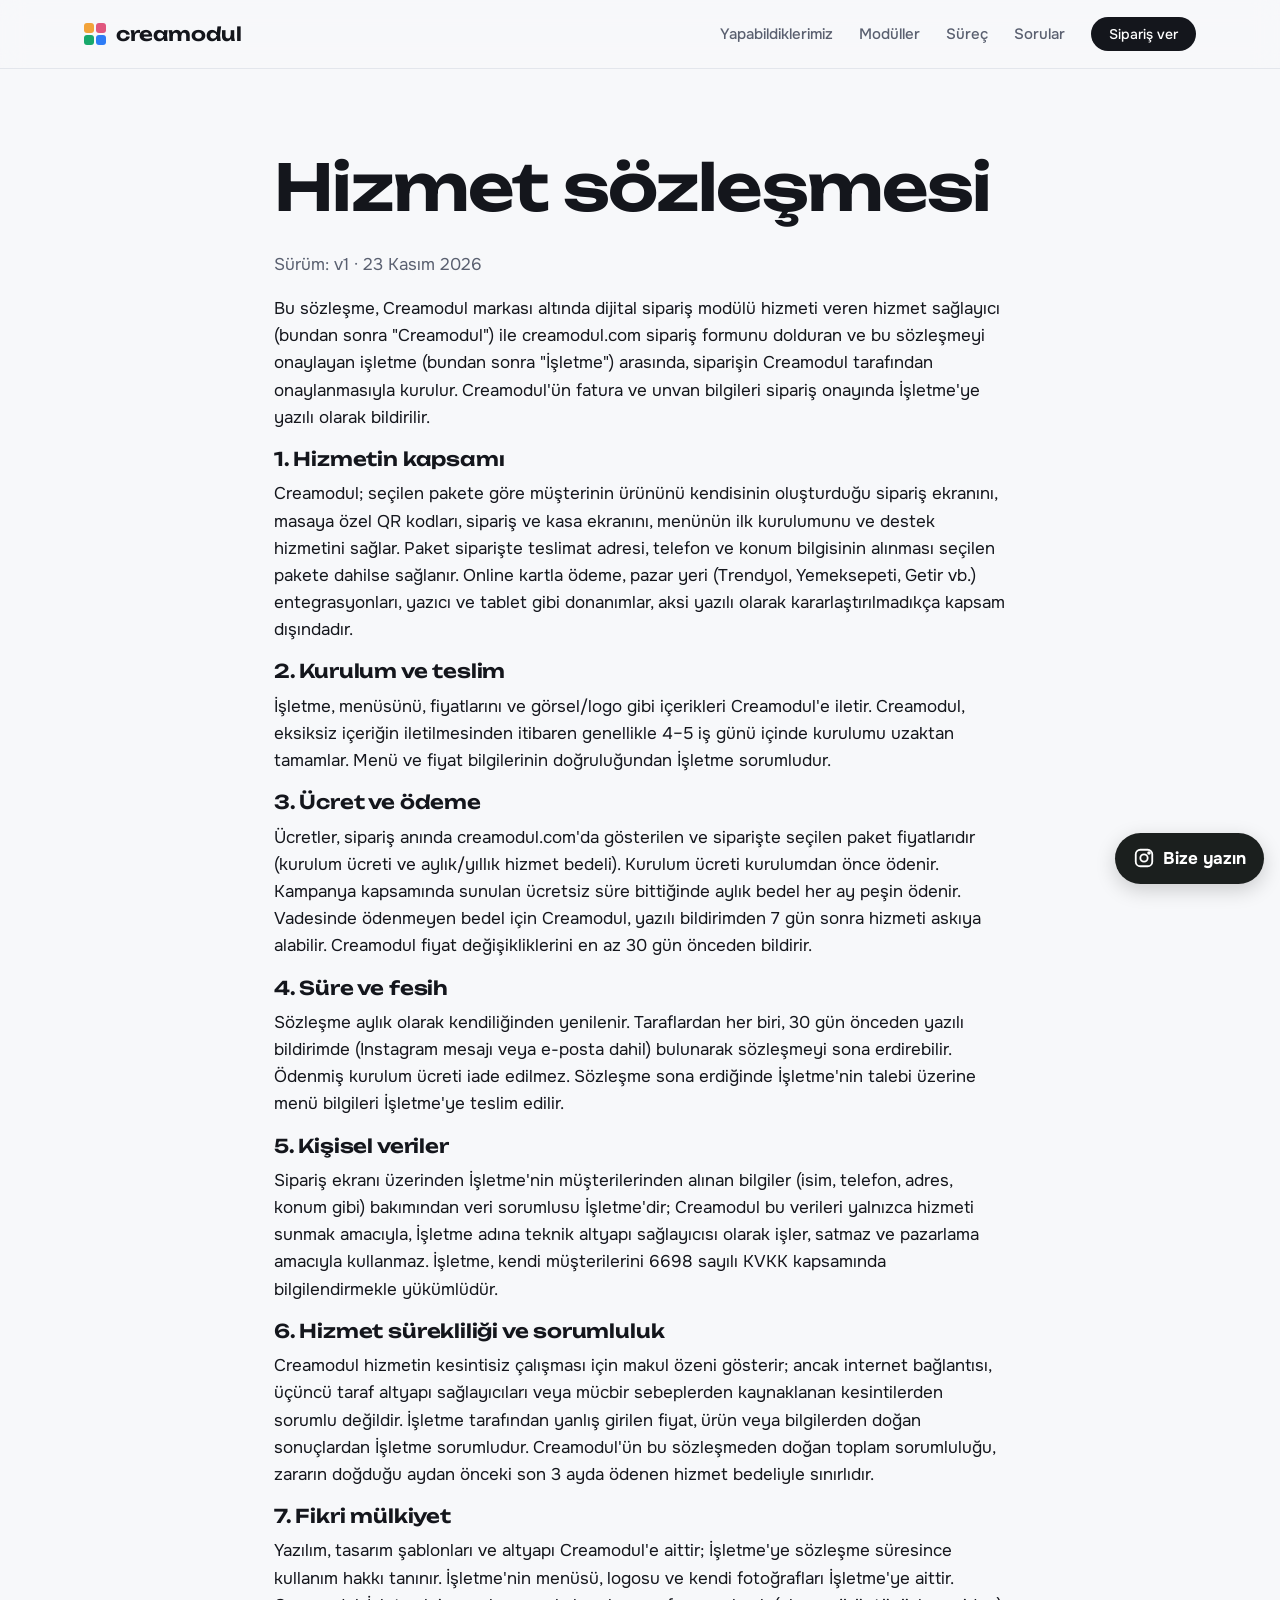
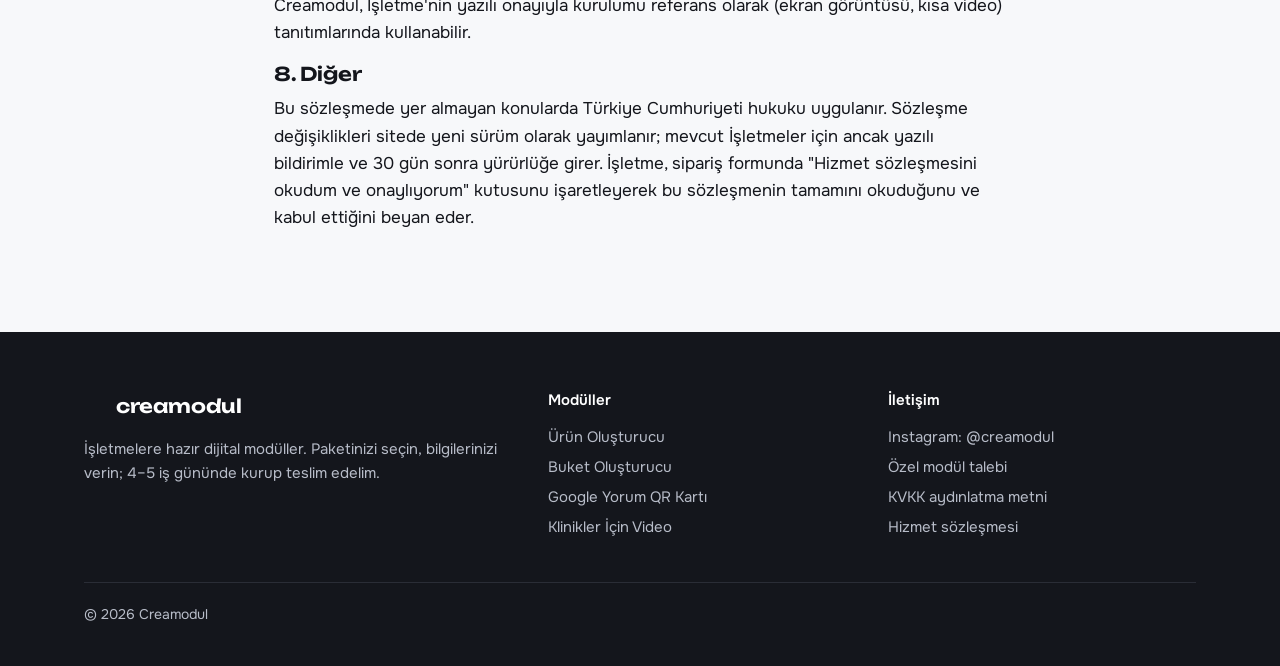
<file: sozlesme/index.html>
<!doctype html><html lang="tr"><head><meta charset="utf-8">
<meta name="viewport" content="width=device-width,initial-scale=1">
<title>Hizmet sözleşmesi | Creamodul</title><meta name="description" content="Creamodul dijital sipariş modülü hizmet sözleşmesi.">
<link rel="canonical" href="https://creamodul.com/sozlesme/">
<meta property="og:type" content="website"><meta property="og:title" content="Hizmet sözleşmesi | Creamodul"><meta property="og:description" content="Creamodul dijital sipariş modülü hizmet sözleşmesi.">
<meta property="og:url" content="https://creamodul.com/sozlesme/"><meta property="og:image" content="https://creamodul.com/assets/img/og.jpg"><meta property="og:locale" content="tr_TR">
<meta name="twitter:card" content="summary_large_image"><meta name="theme-color" content="#F7F8FA">
<link rel="icon" href="/assets/img/favicon.svg" type="image/svg+xml">
<link rel="preconnect" href="https://fonts.googleapis.com"><link rel="preconnect" href="https://fonts.gstatic.com" crossorigin>
<link rel="stylesheet" href="https://fonts.googleapis.com/css2?family=Onest:wght@400;500;600;700&family=Unbounded:wght@500;600&display=swap">
<link rel="stylesheet" href="/assets/style.css?v=8"></head><body>
<header class="top"><div class="w"><a class="logo" href="/" aria-label="Creamodul ana sayfa"><i aria-hidden="true"><b></b><b></b><b></b><b></b></i>creamodul</a>
<nav class="mn" aria-label="Ana menü"><a class="hm" href="/yapabildiklerimiz/">Yapabildiklerimiz</a><a class="hm" href="/#moduller">Modüller</a><a class="hm" href="/#surec">Süreç</a><a class="hm" href="/#sss">Sorular</a><a class="btn sm" href="/siparis/">Sipariş ver</a></nav></div></header>
<main><section><div class="w" style="max-width:780px"><h1 class="h2">Hizmet sözleşmesi</h1>
<p class="mute">Sürüm: v1 · 23 Kasım 2026</p>
<p>Bu sözleşme, Creamodul markası altında dijital sipariş modülü hizmeti veren hizmet sağlayıcı (bundan sonra "Creamodul") ile creamodul.com sipariş formunu dolduran ve bu sözleşmeyi onaylayan işletme (bundan sonra "İşletme") arasında, siparişin Creamodul tarafından onaylanmasıyla kurulur. Creamodul'ün fatura ve unvan bilgileri sipariş onayında İşletme'ye yazılı olarak bildirilir.</p>
<h3>1. Hizmetin kapsamı</h3><p>Creamodul; seçilen pakete göre müşterinin ürününü kendisinin oluşturduğu sipariş ekranını, masaya özel QR kodları, sipariş ve kasa ekranını, menünün ilk kurulumunu ve destek hizmetini sağlar. Paket siparişte teslimat adresi, telefon ve konum bilgisinin alınması seçilen pakete dahilse sağlanır. Online kartla ödeme, pazar yeri (Trendyol, Yemeksepeti, Getir vb.) entegrasyonları, yazıcı ve tablet gibi donanımlar, aksi yazılı olarak kararlaştırılmadıkça kapsam dışındadır.</p>
<h3>2. Kurulum ve teslim</h3><p>İşletme, menüsünü, fiyatlarını ve görsel/logo gibi içerikleri Creamodul'e iletir. Creamodul, eksiksiz içeriğin iletilmesinden itibaren genellikle 4–5 iş günü içinde kurulumu uzaktan tamamlar. Menü ve fiyat bilgilerinin doğruluğundan İşletme sorumludur.</p>
<h3>3. Ücret ve ödeme</h3><p>Ücretler, sipariş anında creamodul.com'da gösterilen ve siparişte seçilen paket fiyatlarıdır (kurulum ücreti ve aylık/yıllık hizmet bedeli). Kurulum ücreti kurulumdan önce ödenir. Kampanya kapsamında sunulan ücretsiz süre bittiğinde aylık bedel her ay peşin ödenir. Vadesinde ödenmeyen bedel için Creamodul, yazılı bildirimden 7 gün sonra hizmeti askıya alabilir. Creamodul fiyat değişikliklerini en az 30 gün önceden bildirir.</p>
<h3>4. Süre ve fesih</h3><p>Sözleşme aylık olarak kendiliğinden yenilenir. Taraflardan her biri, 30 gün önceden yazılı bildirimde (Instagram mesajı veya e-posta dahil) bulunarak sözleşmeyi sona erdirebilir. Ödenmiş kurulum ücreti iade edilmez. Sözleşme sona erdiğinde İşletme'nin talebi üzerine menü bilgileri İşletme'ye teslim edilir.</p>
<h3>5. Kişisel veriler</h3><p>Sipariş ekranı üzerinden İşletme'nin müşterilerinden alınan bilgiler (isim, telefon, adres, konum gibi) bakımından veri sorumlusu İşletme'dir; Creamodul bu verileri yalnızca hizmeti sunmak amacıyla, İşletme adına teknik altyapı sağlayıcısı olarak işler, satmaz ve pazarlama amacıyla kullanmaz. İşletme, kendi müşterilerini 6698 sayılı KVKK kapsamında bilgilendirmekle yükümlüdür.</p>
<h3>6. Hizmet sürekliliği ve sorumluluk</h3><p>Creamodul hizmetin kesintisiz çalışması için makul özeni gösterir; ancak internet bağlantısı, üçüncü taraf altyapı sağlayıcıları veya mücbir sebeplerden kaynaklanan kesintilerden sorumlu değildir. İşletme tarafından yanlış girilen fiyat, ürün veya bilgilerden doğan sonuçlardan İşletme sorumludur. Creamodul'ün bu sözleşmeden doğan toplam sorumluluğu, zararın doğduğu aydan önceki son 3 ayda ödenen hizmet bedeliyle sınırlıdır.</p>
<h3>7. Fikri mülkiyet</h3><p>Yazılım, tasarım şablonları ve altyapı Creamodul'e aittir; İşletme'ye sözleşme süresince kullanım hakkı tanınır. İşletme'nin menüsü, logosu ve kendi fotoğrafları İşletme'ye aittir. Creamodul, İşletme'nin yazılı onayıyla kurulumu referans olarak (ekran görüntüsü, kısa video) tanıtımlarında kullanabilir.</p>
<h3>8. Diğer</h3><p>Bu sözleşmede yer almayan konularda Türkiye Cumhuriyeti hukuku uygulanır. Sözleşme değişiklikleri sitede yeni sürüm olarak yayımlanır; mevcut İşletmeler için ancak yazılı bildirimle ve 30 gün sonra yürürlüğe girer. İşletme, sipariş formunda "Hizmet sözleşmesini okudum ve onaylıyorum" kutusunu işaretleyerek bu sözleşmenin tamamını okuduğunu ve kabul ettiğini beyan eder.</p>
</div></section></main>
<footer><div class="w"><div><a class="logo" href="/"><i aria-hidden="true"><b></b><b></b><b></b><b></b></i>creamodul</a><p>İşletmelere hazır dijital modüller. Paketinizi seçin, bilgilerinizi verin; 4–5 iş gününde kurup teslim edelim.</p></div>
<div><b>Modüller</b><a href="/moduller/kafe-restoran-qr-siparis/">Ürün Oluşturucu</a><a href="/moduller/cicekci-buket-olusturucu/">Buket Oluşturucu</a><a href="/moduller/google-yorum-karti/">Google Yorum QR Kartı</a><a href="/moduller/3d-anatomi-klinik/">Klinikler İçin Video</a></div>
<div><b>İletişim</b><a href="https://www.instagram.com/creamodul/" rel="noopener">Instagram: @creamodul</a><a href="/siparis/?modul=ozel">Özel modül talebi</a><a href="/kvkk/">KVKK aydınlatma metni</a><a href="/sozlesme/">Hizmet sözleşmesi</a></div>
<div class="cp">© 2026 Creamodul</div></div></footer><a class="igfab" href="https://ig.me/m/creamodul" target="_blank" rel="noopener" aria-label="Instagram'dan mesaj gönder"><svg viewBox="0 0 24 24" width="22" height="22" fill="none" stroke="currentColor" stroke-width="2" aria-hidden="true"><rect x="3" y="3" width="18" height="18" rx="5"/><circle cx="12" cy="12" r="4"/><circle cx="17.5" cy="6.5" r="1" fill="currentColor"/></svg><span>Bize yazın</span></a><script data-goatcounter="https://creamodul.goatcounter.com/count" async src="//gc.zgo.at/count.js"></script></body></html>
</file>
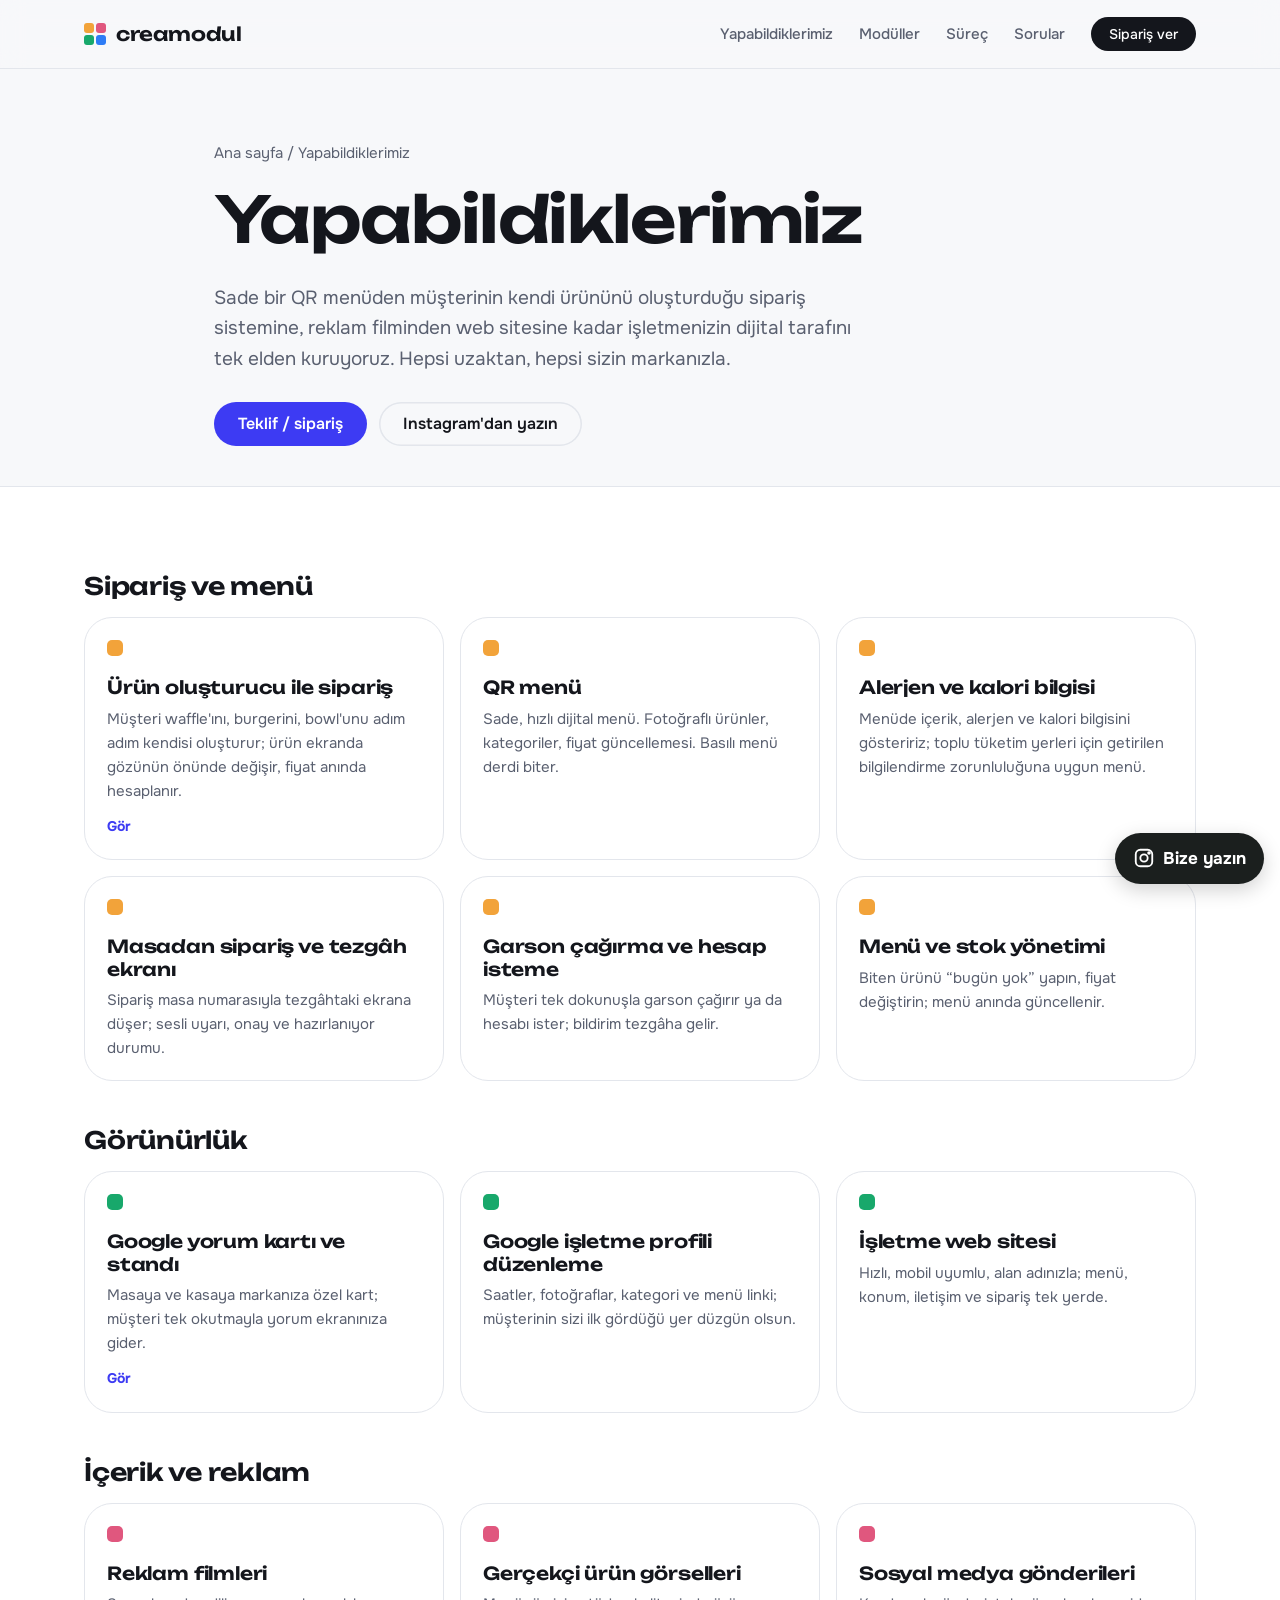
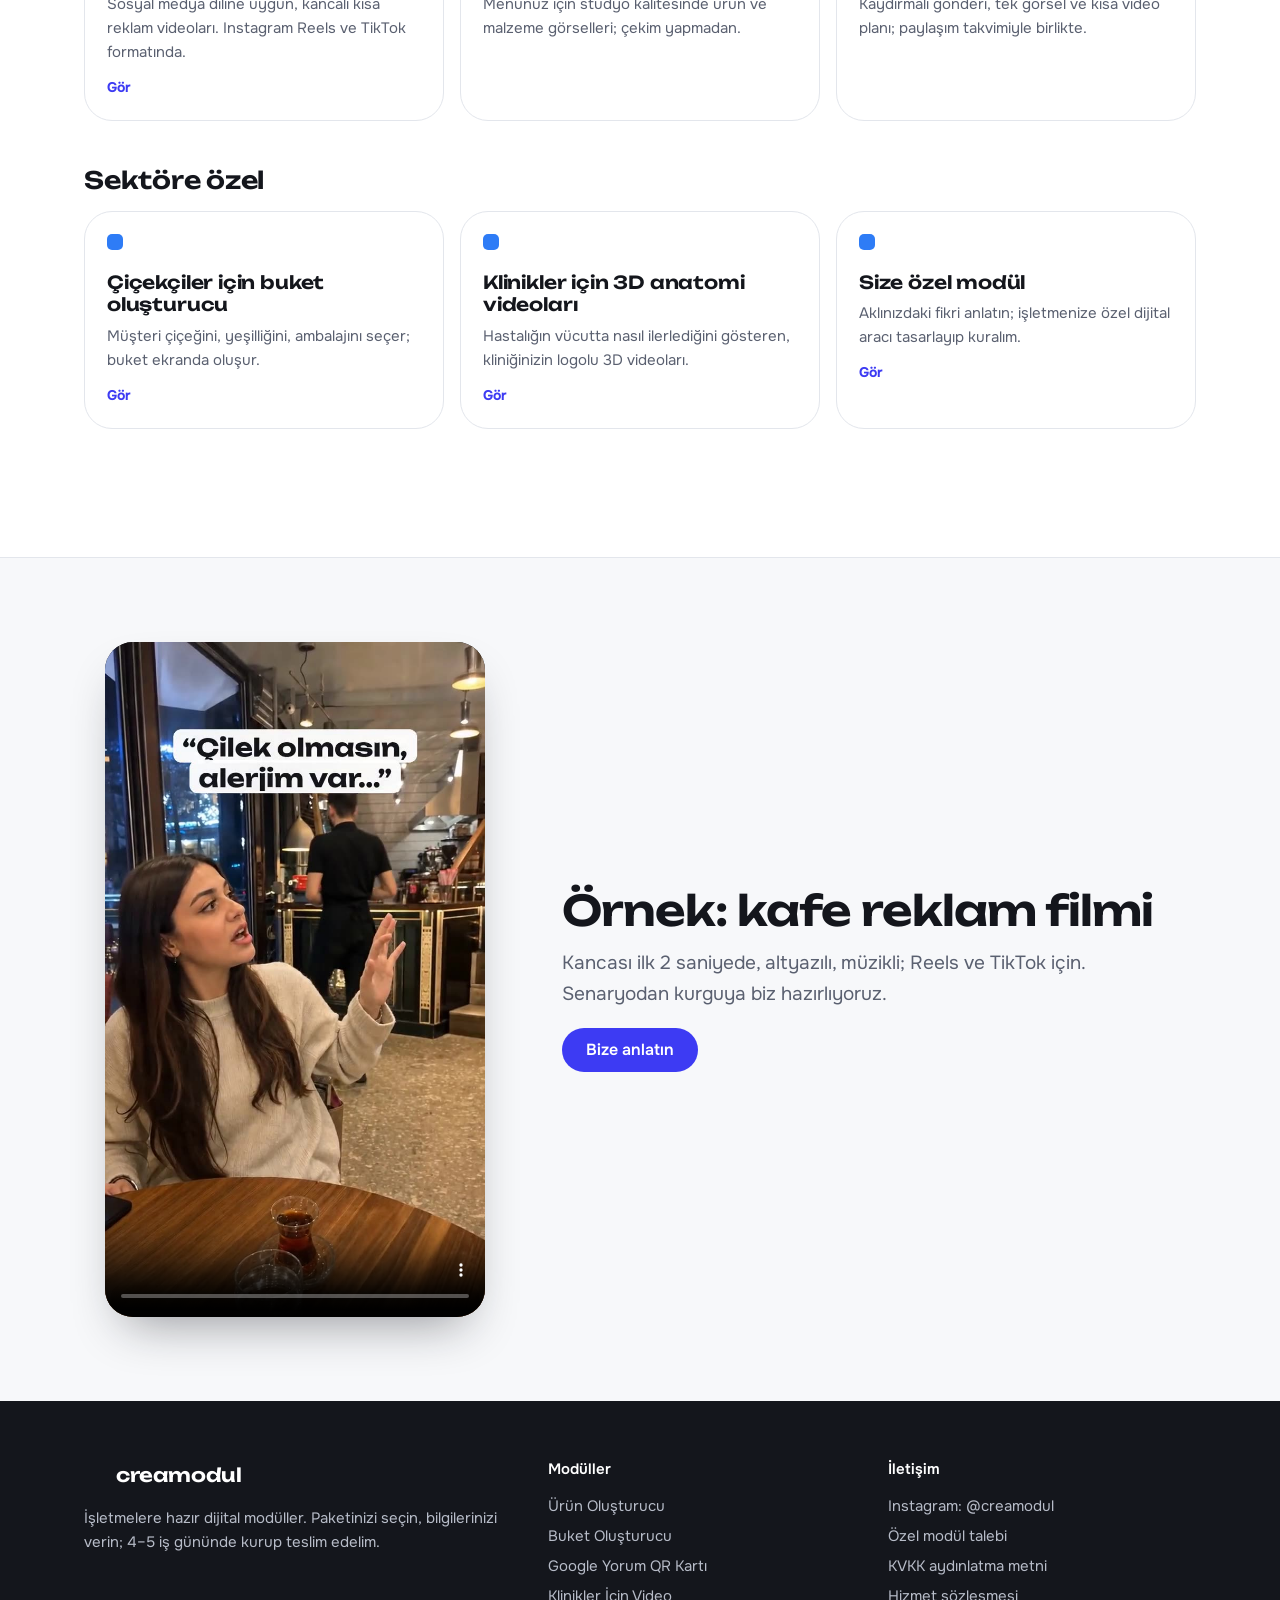
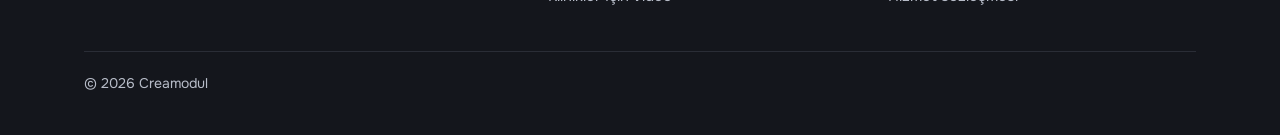
<file: yapabildiklerimiz/index.html>
<!doctype html><html lang="tr"><head><meta charset="utf-8">
<meta name="viewport" content="width=device-width,initial-scale=1">
<title>Yapabildiklerimiz | Creamodul: QR menü, ürün oluşturucu, reklam filmi, web sitesi</title><meta name="description" content="QR menü, müşterinin kendi oluşturduğu sipariş sistemi, alerjen ve kalori bilgili menü, Google yorum kartı, web sitesi, reklam filmi ve ürün görselleri. Uzaktan kurulum.">
<link rel="canonical" href="https://creamodul.com/yapabildiklerimiz/">
<meta property="og:type" content="website"><meta property="og:title" content="Yapabildiklerimiz | Creamodul: QR menü, ürün oluşturucu, reklam filmi, web sitesi"><meta property="og:description" content="QR menü, müşterinin kendi oluşturduğu sipariş sistemi, alerjen ve kalori bilgili menü, Google yorum kartı, web sitesi, reklam filmi ve ürün görselleri. Uzaktan kurulum.">
<meta property="og:url" content="https://creamodul.com/yapabildiklerimiz/"><meta property="og:image" content="https://creamodul.com/assets/img/og.jpg"><meta property="og:locale" content="tr_TR">
<meta name="twitter:card" content="summary_large_image"><meta name="theme-color" content="#F7F8FA">
<link rel="icon" href="/assets/img/favicon.svg" type="image/svg+xml">
<link rel="preconnect" href="https://fonts.googleapis.com"><link rel="preconnect" href="https://fonts.gstatic.com" crossorigin>
<link rel="stylesheet" href="https://fonts.googleapis.com/css2?family=Onest:wght@400;500;600;700&family=Unbounded:wght@500;600&display=swap">
<link rel="stylesheet" href="/assets/style.css?v=8"></head><body>
<header class="top"><div class="w"><a class="logo" href="/" aria-label="Creamodul ana sayfa"><i aria-hidden="true"><b></b><b></b><b></b><b></b></i>creamodul</a>
<nav class="mn" aria-label="Ana menü"><a class="hm" href="/yapabildiklerimiz/">Yapabildiklerimiz</a><a class="hm" href="/#moduller">Modüller</a><a class="hm" href="/#surec">Süreç</a><a class="hm" href="/#sss">Sorular</a><a class="btn sm" href="/siparis/">Sipariş ver</a></nav></div></header>
<main><section class="hero" style="padding-bottom:40px"><div class="w" style="display:block;max-width:900px">
<div class="crumb"><a href="/">Ana sayfa</a> / Yapabildiklerimiz</div>
<h1>Yapabildiklerimiz</h1>
<p class="lead">Sade bir QR menüden müşterinin kendi ürününü oluşturduğu sipariş sistemine, reklam filminden web sitesine kadar işletmenizin dijital tarafını tek elden kuruyoruz. Hepsi uzaktan, hepsi sizin markanızla.</p>
<div class="cta"><a class="btn br" href="/siparis/">Teklif / sipariş</a><a class="btn gh" href="https://www.instagram.com/creamodul/" rel="noopener">Instagram'dan yazın</a></div></div></section>
<section class="alt"><div class="w"><div class="capg"><h3 class="gt">Sipariş ve menü</h3><div class="caps"><div class="cap"><i class="dot kafe"></i><h3>Ürün oluşturucu ile sipariş</h3><p>Müşteri waffle&#x27;ını, burgerini, bowl&#x27;unu adım adım kendisi oluşturur; ürün ekranda gözünün önünde değişir, fiyat anında hesaplanır.</p><a class="cl" href="/demo/waffle/?masa=B1">Gör</a></div><div class="cap"><i class="dot kafe"></i><h3>QR menü</h3><p>Sade, hızlı dijital menü. Fotoğraflı ürünler, kategoriler, fiyat güncellemesi. Basılı menü derdi biter.</p></div><div class="cap"><i class="dot kafe"></i><h3>Alerjen ve kalori bilgisi</h3><p>Menüde içerik, alerjen ve kalori bilgisini gösteririz; toplu tüketim yerleri için getirilen bilgilendirme zorunluluğuna uygun menü.</p></div><div class="cap"><i class="dot kafe"></i><h3>Masadan sipariş ve tezgâh ekranı</h3><p>Sipariş masa numarasıyla tezgâhtaki ekrana düşer; sesli uyarı, onay ve hazırlanıyor durumu.</p></div><div class="cap"><i class="dot kafe"></i><h3>Garson çağırma ve hesap isteme</h3><p>Müşteri tek dokunuşla garson çağırır ya da hesabı ister; bildirim tezgâha gelir.</p></div><div class="cap"><i class="dot kafe"></i><h3>Menü ve stok yönetimi</h3><p>Biten ürünü “bugün yok” yapın, fiyat değiştirin; menü anında güncellenir.</p></div></div></div><div class="capg"><h3 class="gt">Görünürlük</h3><div class="caps"><div class="cap"><i class="dot yorum"></i><h3>Google yorum kartı ve standı</h3><p>Masaya ve kasaya markanıza özel kart; müşteri tek okutmayla yorum ekranınıza gider.</p><a class="cl" href="/moduller/google-yorum-karti/">Gör</a></div><div class="cap"><i class="dot yorum"></i><h3>Google işletme profili düzenleme</h3><p>Saatler, fotoğraflar, kategori ve menü linki; müşterinin sizi ilk gördüğü yer düzgün olsun.</p></div><div class="cap"><i class="dot yorum"></i><h3>İşletme web sitesi</h3><p>Hızlı, mobil uyumlu, alan adınızla; menü, konum, iletişim ve sipariş tek yerde.</p></div></div></div><div class="capg"><h3 class="gt">İçerik ve reklam</h3><div class="caps"><div class="cap"><i class="dot cicek"></i><h3>Reklam filmleri</h3><p>Sosyal medya diline uygun, kancalı kısa reklam videoları. Instagram Reels ve TikTok formatında.</p><a class="cl" href="#ornek">Gör</a></div><div class="cap"><i class="dot cicek"></i><h3>Gerçekçi ürün görselleri</h3><p>Menünüz için stüdyo kalitesinde ürün ve malzeme görselleri; çekim yapmadan.</p></div><div class="cap"><i class="dot cicek"></i><h3>Sosyal medya gönderileri</h3><p>Kaydırmalı gönderi, tek görsel ve kısa video planı; paylaşım takvimiyle birlikte.</p></div></div></div><div class="capg"><h3 class="gt">Sektöre özel</h3><div class="caps"><div class="cap"><i class="dot anatomi"></i><h3>Çiçekçiler için buket oluşturucu</h3><p>Müşteri çiçeğini, yeşilliğini, ambalajını seçer; buket ekranda oluşur.</p><a class="cl" href="/moduller/cicekci-buket-olusturucu/">Gör</a></div><div class="cap"><i class="dot anatomi"></i><h3>Klinikler için 3D anatomi videoları</h3><p>Hastalığın vücutta nasıl ilerlediğini gösteren, kliniğinizin logolu 3D videoları.</p><a class="cl" href="https://anatomi.creamodul.com" target=_blank rel=noopener>Gör</a></div><div class="cap"><i class="dot anatomi"></i><h3>Size özel modül</h3><p>Aklınızdaki fikri anlatın; işletmenize özel dijital aracı tasarlayıp kuralım.</p><a class="cl" href="/siparis/?modul=ozel">Gör</a></div></div></div></div></section>
<section id="ornek"><div class="w split"><div class="vid"><video src="/assets/vid/reklam.mp4" poster="/assets/vid/reklam.jpg" controls playsinline preload="none"></video></div>
<div><h2>Örnek: kafe reklam filmi</h2><p class="lead">Kancası ilk 2 saniyede, altyazılı, müzikli; Reels ve TikTok için. Senaryodan kurguya biz hazırlıyoruz.</p>
<div class="cta"><a class="btn br" href="/siparis/?modul=ozel">Bize anlatın</a></div></div></div></section></main>
<footer><div class="w"><div><a class="logo" href="/"><i aria-hidden="true"><b></b><b></b><b></b><b></b></i>creamodul</a><p>İşletmelere hazır dijital modüller. Paketinizi seçin, bilgilerinizi verin; 4–5 iş gününde kurup teslim edelim.</p></div>
<div><b>Modüller</b><a href="/moduller/kafe-restoran-qr-siparis/">Ürün Oluşturucu</a><a href="/moduller/cicekci-buket-olusturucu/">Buket Oluşturucu</a><a href="/moduller/google-yorum-karti/">Google Yorum QR Kartı</a><a href="/moduller/3d-anatomi-klinik/">Klinikler İçin Video</a></div>
<div><b>İletişim</b><a href="https://www.instagram.com/creamodul/" rel="noopener">Instagram: @creamodul</a><a href="/siparis/?modul=ozel">Özel modül talebi</a><a href="/kvkk/">KVKK aydınlatma metni</a><a href="/sozlesme/">Hizmet sözleşmesi</a></div>
<div class="cp">© 2026 Creamodul</div></div></footer><a class="igfab" href="https://ig.me/m/creamodul" target="_blank" rel="noopener" aria-label="Instagram'dan mesaj gönder"><svg viewBox="0 0 24 24" width="22" height="22" fill="none" stroke="currentColor" stroke-width="2" aria-hidden="true"><rect x="3" y="3" width="18" height="18" rx="5"/><circle cx="12" cy="12" r="4"/><circle cx="17.5" cy="6.5" r="1" fill="currentColor"/></svg><span>Bize yazın</span></a><script data-goatcounter="https://creamodul.goatcounter.com/count" async src="//gc.zgo.at/count.js"></script></body></html>
</file>
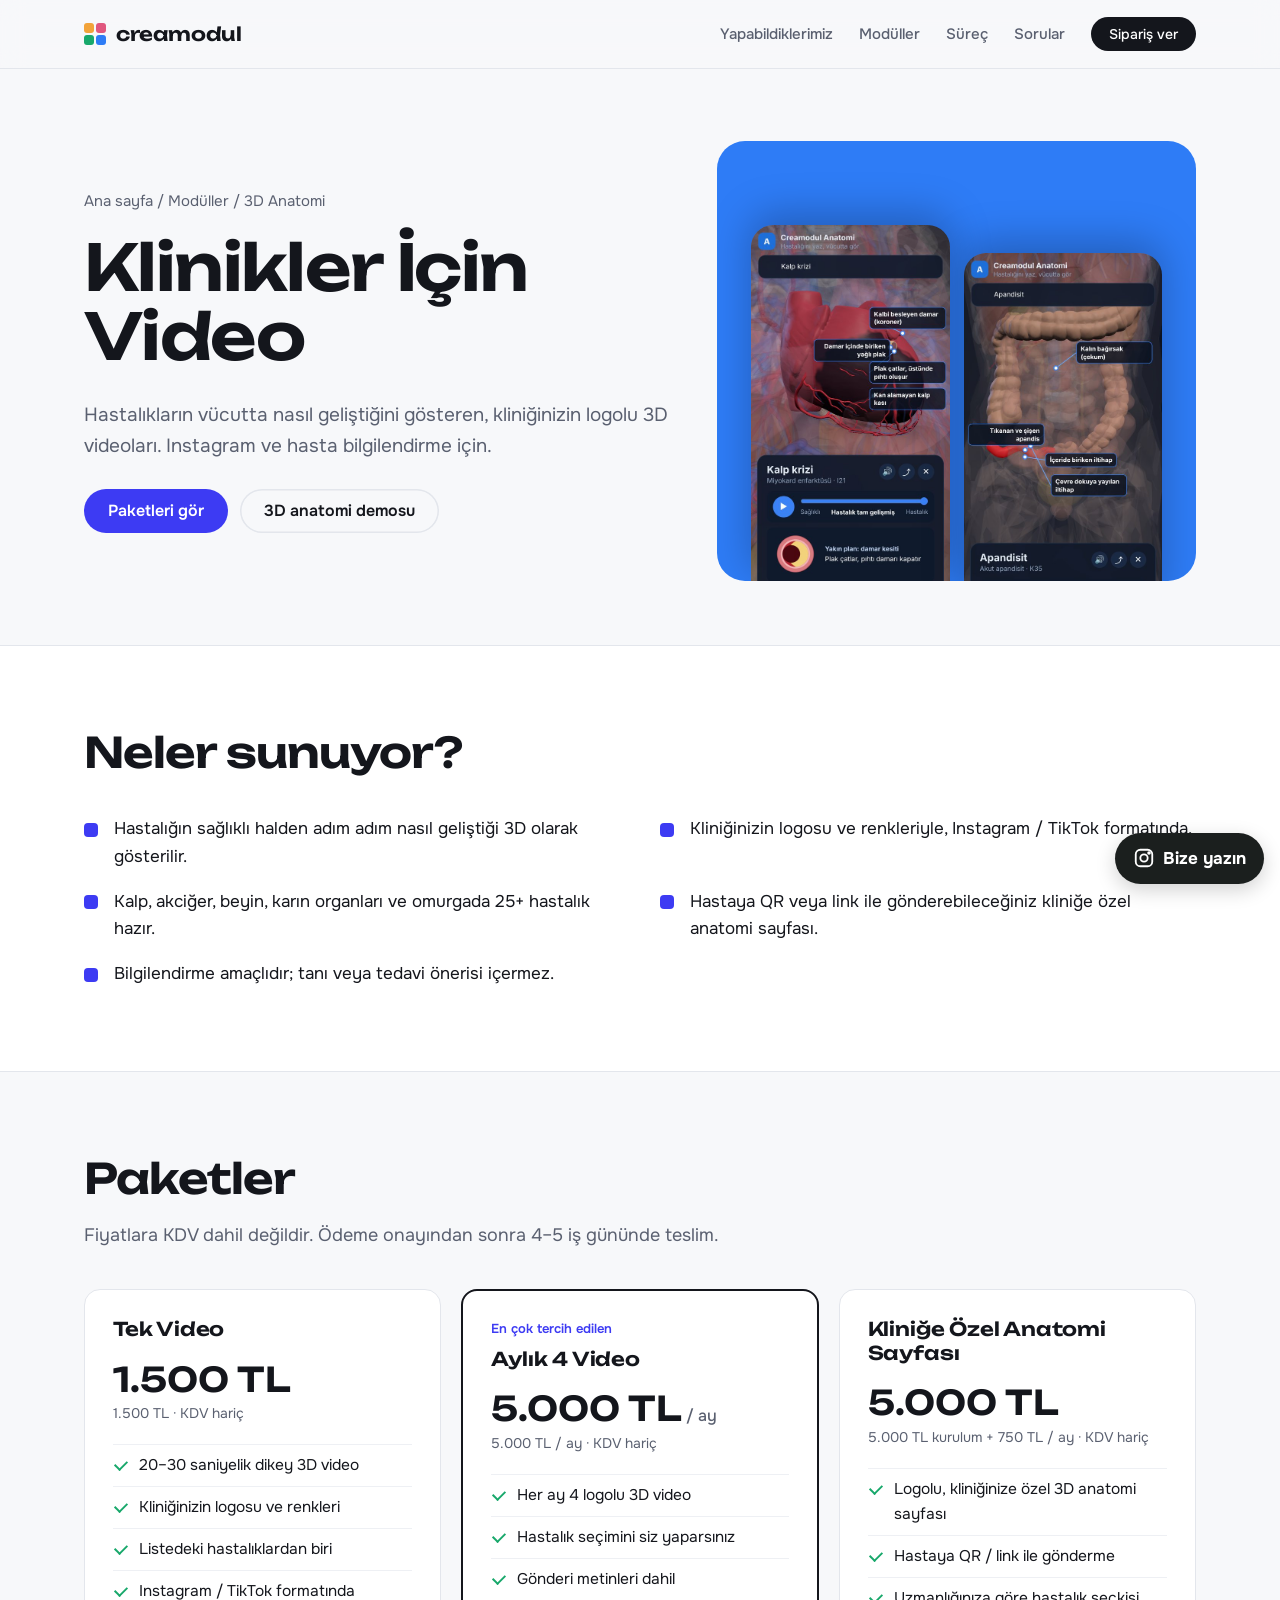
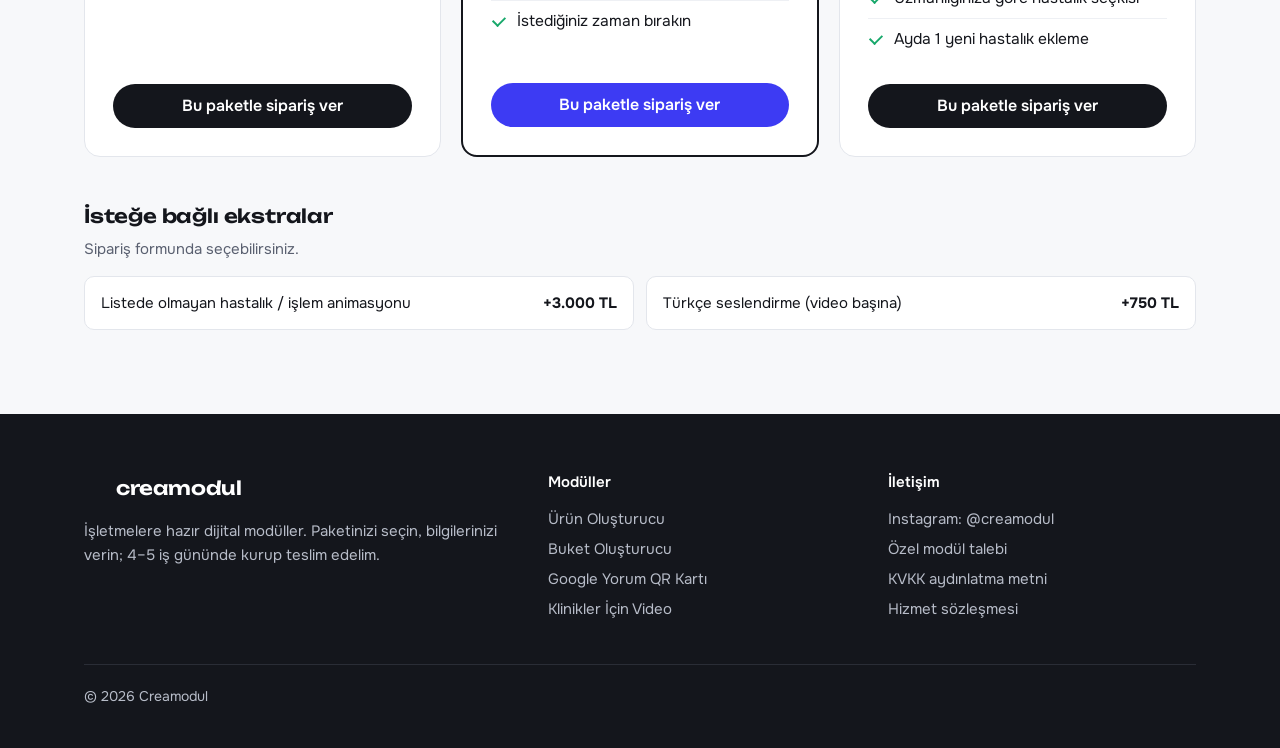
<file: moduller/3d-anatomi-klinik/index.html>
<!doctype html><html lang="tr"><head><meta charset="utf-8">
<meta name="viewport" content="width=device-width,initial-scale=1">
<title>Klinikler için 3D anatomi videoları ve hasta bilgilendirme | Creamodul</title><meta name="description" content="Hastalıkların vücutta nasıl geliştiğini gösteren, kliniğinizin logolu 3D videoları. Instagram içeriği ve hasta bilgilendirme için. Tek video 1.500 TL.">
<link rel="canonical" href="https://creamodul.com/moduller/3d-anatomi-klinik/">
<meta property="og:type" content="website"><meta property="og:title" content="Klinikler için 3D anatomi videoları ve hasta bilgilendirme | Creamodul"><meta property="og:description" content="Hastalıkların vücutta nasıl geliştiğini gösteren, kliniğinizin logolu 3D videoları. Instagram içeriği ve hasta bilgilendirme için. Tek video 1.500 TL.">
<meta property="og:url" content="https://creamodul.com/moduller/3d-anatomi-klinik/"><meta property="og:image" content="https://creamodul.com/assets/img/og.jpg"><meta property="og:locale" content="tr_TR">
<meta name="twitter:card" content="summary_large_image"><meta name="theme-color" content="#F7F8FA">
<link rel="icon" href="/assets/img/favicon.svg" type="image/svg+xml">
<link rel="preconnect" href="https://fonts.googleapis.com"><link rel="preconnect" href="https://fonts.gstatic.com" crossorigin>
<link rel="stylesheet" href="https://fonts.googleapis.com/css2?family=Onest:wght@400;500;600;700&family=Unbounded:wght@500;600&display=swap">
<link rel="stylesheet" href="/assets/style.css?v=8"><script type="application/ld+json">{"@context": "https://schema.org", "@type": "Service", "name": "3D Anatomi: Klinikler İçin Video", "description": "Hastalıkların vücutta nasıl geliştiğini gösteren, kliniğinizin logolu 3D videoları. Instagram içeriği ve hasta bilgilendirme için. Tek video 1.500 TL.", "provider": {"@type": "Organization", "name": "Creamodul", "url": "https://creamodul.com"}, "areaServed": "TR", "offers": [{"@type": "Offer", "name": "Tek Video", "price": 1500, "priceCurrency": "TRY"}, {"@type": "Offer", "name": "Aylık 4 Video", "price": 5000, "priceCurrency": "TRY"}, {"@type": "Offer", "name": "Kliniğe Özel Anatomi Sayfası", "price": 5000, "priceCurrency": "TRY"}]}</script></head><body>
<header class="top"><div class="w"><a class="logo" href="/" aria-label="Creamodul ana sayfa"><i aria-hidden="true"><b></b><b></b><b></b><b></b></i>creamodul</a>
<nav class="mn" aria-label="Ana menü"><a class="hm" href="/yapabildiklerimiz/">Yapabildiklerimiz</a><a class="hm" href="/#moduller">Modüller</a><a class="hm" href="/#surec">Süreç</a><a class="hm" href="/#sss">Sorular</a><a class="btn sm" href="/siparis/">Sipariş ver</a></nav></div></header>
<main><section class="hero mhero"><div class="w"><div><div class="crumb"><a href="/">Ana sayfa</a> / <a href="/#moduller">Modüller</a> / 3D Anatomi</div>
<h1>Klinikler İçin Video</h1><p class="lead">Hastalıkların vücutta nasıl geliştiğini gösteren, kliniğinizin logolu 3D videoları. Instagram ve hasta bilgilendirme için.</p>
<div style="display:flex;gap:12px;flex-wrap:wrap;margin-top:28px"><a class="btn br" href="#paketler">Paketleri gör</a><a class="btn gh" href="https://anatomi.creamodul.com" target="_blank" rel="noopener">3D anatomi demosu</a></div></div>
<div class="stage anatomi"><img src="/assets/img/anatomi.jpg" alt="Klinikler İçin Video ekran görüntüsü"><img src="/assets/img/anatomi2.jpg" alt="Klinikler İçin Video ekran görüntüsü"></div></div></section>
<section class="alt"><div class="w"><div class="sh"><h2>Neler sunuyor?</h2></div><ul class="feat"><li>Hastalığın sağlıklı halden adım adım nasıl geliştiği 3D olarak gösterilir.</li><li>Kliniğinizin logosu ve renkleriyle, Instagram / TikTok formatında.</li><li>Kalp, akciğer, beyin, karın organları ve omurgada 25+ hastalık hazır.</li><li>Hastaya QR veya link ile gönderebileceğiniz kliniğe özel anatomi sayfası.</li><li>Bilgilendirme amaçlıdır; tanı veya tedavi önerisi içermez.</li></ul></div></section>
<section id="paketler"><div class="w"><div class="sh"><h2>Paketler</h2><p>Fiyatlara KDV dahil değildir. Ödeme onayından sonra 4–5 iş gününde teslim.</p></div><div class="pk"><div class="pc"><h3>Tek Video</h3>
<div class="pr">1.500 TL</div><div class="pr2">1.500 TL · KDV hariç</div>
<ul><li>20–30 saniyelik dikey 3D video</li><li>Kliniğinizin logosu ve renkleri</li><li>Listedeki hastalıklardan biri</li><li>Instagram / TikTok formatında</li></ul><a class="btn" href="/siparis/?paket=anatomi-video">Bu paketle sipariş ver</a></div><div class="pc hl"><span class="tag">En çok tercih edilen</span><h3>Aylık 4 Video</h3>
<div class="pr">5.000 TL<small> / ay</small></div><div class="pr2">5.000 TL / ay · KDV hariç</div>
<ul><li>Her ay 4 logolu 3D video</li><li>Hastalık seçimini siz yaparsınız</li><li>Gönderi metinleri dahil</li><li>İstediğiniz zaman bırakın</li></ul><a class="btn br" href="/siparis/?paket=anatomi-aylik">Bu paketle sipariş ver</a></div><div class="pc"><h3>Kliniğe Özel Anatomi Sayfası</h3>
<div class="pr">5.000 TL</div><div class="pr2">5.000 TL kurulum + 750 TL / ay · KDV hariç</div>
<ul><li>Logolu, kliniğinize özel 3D anatomi sayfası</li><li>Hastaya QR / link ile gönderme</li><li>Uzmanlığınıza göre hastalık seçkisi</li><li>Ayda 1 yeni hastalık ekleme</li></ul><a class="btn" href="/siparis/?paket=anatomi-sayfa">Bu paketle sipariş ver</a></div></div>
<h3 style="margin-top:48px">İsteğe bağlı ekstralar</h3><p class="mute sm">Sipariş formunda seçebilirsiniz.</p><div class="extras"><div class="ex"><span>Listede olmayan hastalık / işlem animasyonu</span><b>+3.000 TL</b></div><div class="ex"><span>Türkçe seslendirme (video başına)</span><b>+750 TL</b></div></div></div></section></main>
<footer><div class="w"><div><a class="logo" href="/"><i aria-hidden="true"><b></b><b></b><b></b><b></b></i>creamodul</a><p>İşletmelere hazır dijital modüller. Paketinizi seçin, bilgilerinizi verin; 4–5 iş gününde kurup teslim edelim.</p></div>
<div><b>Modüller</b><a href="/moduller/kafe-restoran-qr-siparis/">Ürün Oluşturucu</a><a href="/moduller/cicekci-buket-olusturucu/">Buket Oluşturucu</a><a href="/moduller/google-yorum-karti/">Google Yorum QR Kartı</a><a href="/moduller/3d-anatomi-klinik/">Klinikler İçin Video</a></div>
<div><b>İletişim</b><a href="https://www.instagram.com/creamodul/" rel="noopener">Instagram: @creamodul</a><a href="/siparis/?modul=ozel">Özel modül talebi</a><a href="/kvkk/">KVKK aydınlatma metni</a><a href="/sozlesme/">Hizmet sözleşmesi</a></div>
<div class="cp">© 2026 Creamodul</div></div></footer><a class="igfab" href="https://ig.me/m/creamodul" target="_blank" rel="noopener" aria-label="Instagram'dan mesaj gönder"><svg viewBox="0 0 24 24" width="22" height="22" fill="none" stroke="currentColor" stroke-width="2" aria-hidden="true"><rect x="3" y="3" width="18" height="18" rx="5"/><circle cx="12" cy="12" r="4"/><circle cx="17.5" cy="6.5" r="1" fill="currentColor"/></svg><span>Bize yazın</span></a><script data-goatcounter="https://creamodul.goatcounter.com/count" async src="//gc.zgo.at/count.js"></script></body></html>
</file>
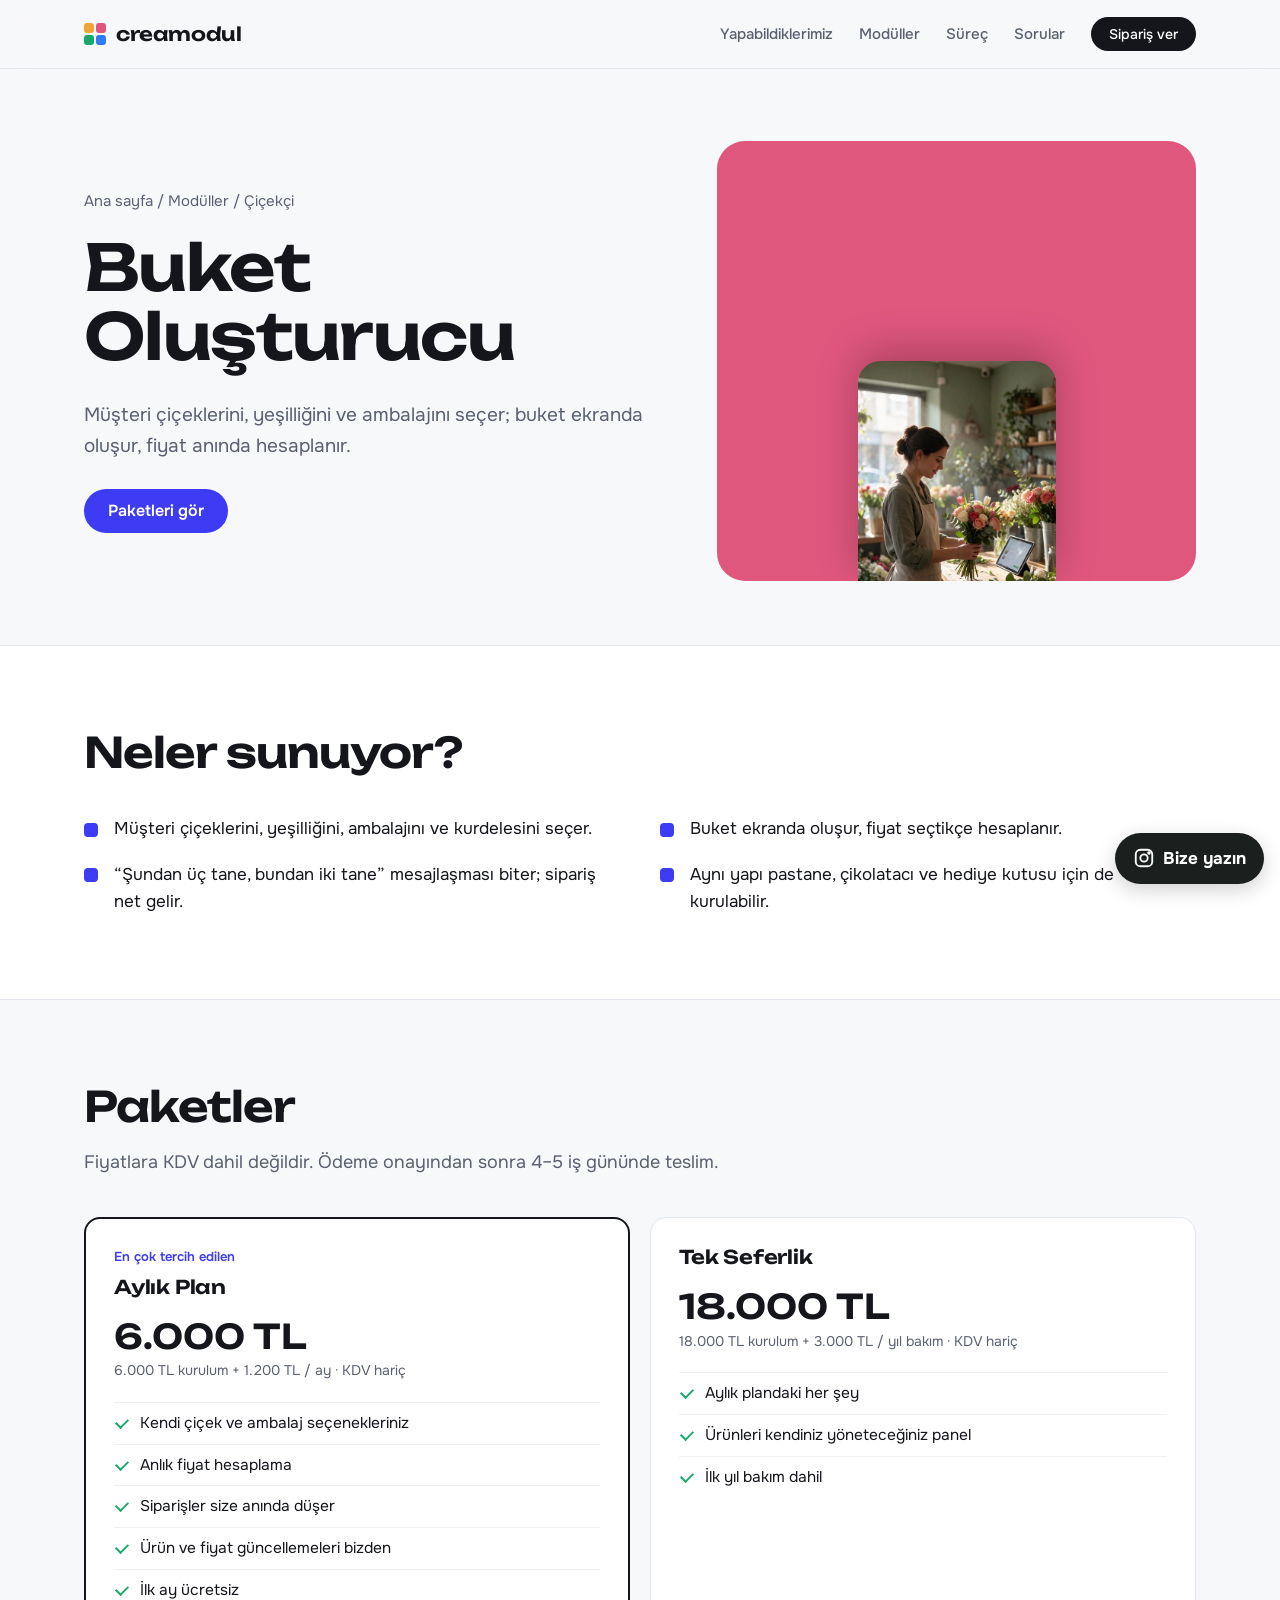
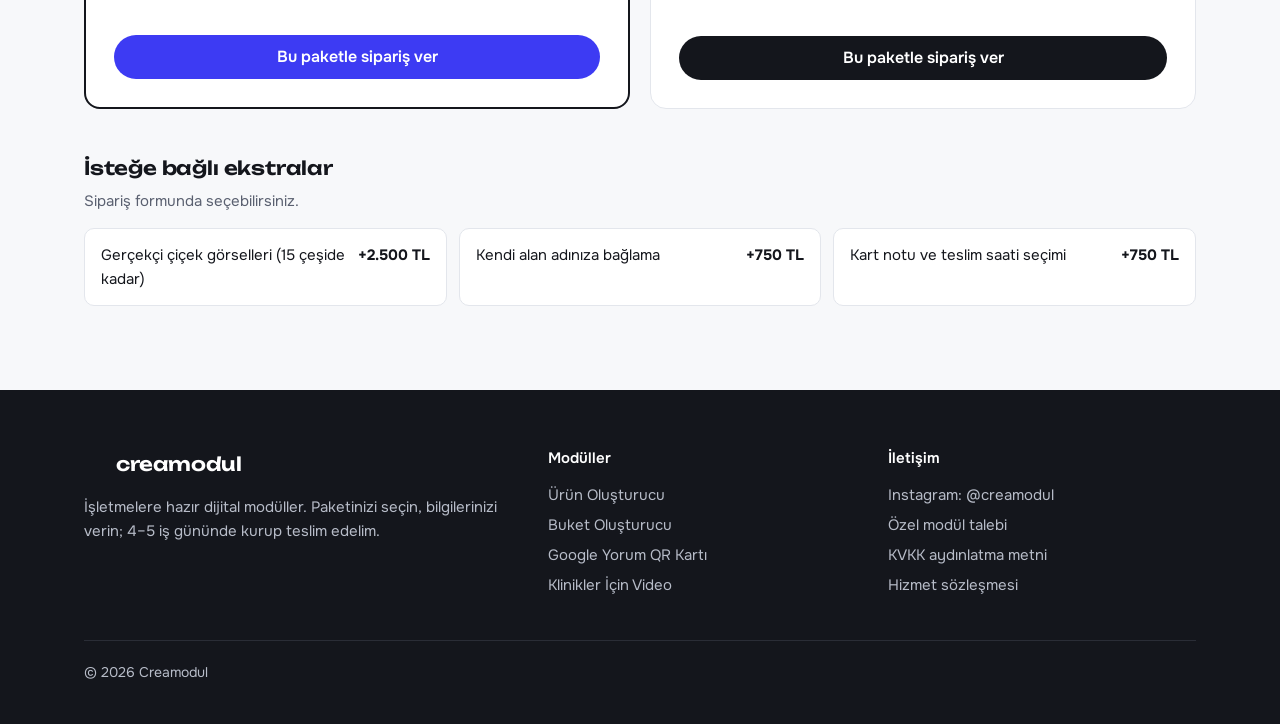
<file: moduller/cicekci-buket-olusturucu/index.html>
<!doctype html><html lang="tr"><head><meta charset="utf-8">
<meta name="viewport" content="width=device-width,initial-scale=1">
<title>Çiçekçiler için buket oluşturucu | Creamodul</title><meta name="description" content="Müşteriniz buketini çiçek çiçek kendisi oluştursun; fiyat anında hesaplansın, sipariş size düşsün. Çiçekçilere özel dijital modül.">
<link rel="canonical" href="https://creamodul.com/moduller/cicekci-buket-olusturucu/">
<meta property="og:type" content="website"><meta property="og:title" content="Çiçekçiler için buket oluşturucu | Creamodul"><meta property="og:description" content="Müşteriniz buketini çiçek çiçek kendisi oluştursun; fiyat anında hesaplansın, sipariş size düşsün. Çiçekçilere özel dijital modül.">
<meta property="og:url" content="https://creamodul.com/moduller/cicekci-buket-olusturucu/"><meta property="og:image" content="https://creamodul.com/assets/img/og.jpg"><meta property="og:locale" content="tr_TR">
<meta name="twitter:card" content="summary_large_image"><meta name="theme-color" content="#F7F8FA">
<link rel="icon" href="/assets/img/favicon.svg" type="image/svg+xml">
<link rel="preconnect" href="https://fonts.googleapis.com"><link rel="preconnect" href="https://fonts.gstatic.com" crossorigin>
<link rel="stylesheet" href="https://fonts.googleapis.com/css2?family=Onest:wght@400;500;600;700&family=Unbounded:wght@500;600&display=swap">
<link rel="stylesheet" href="/assets/style.css?v=8"><script type="application/ld+json">{"@context": "https://schema.org", "@type": "Service", "name": "Çiçekçi: Buket Oluşturucu", "description": "Müşteriniz buketini çiçek çiçek kendisi oluştursun; fiyat anında hesaplansın, sipariş size düşsün. Çiçekçilere özel dijital modül.", "provider": {"@type": "Organization", "name": "Creamodul", "url": "https://creamodul.com"}, "areaServed": "TR", "offers": [{"@type": "Offer", "name": "Aylık Plan", "price": 6000, "priceCurrency": "TRY"}, {"@type": "Offer", "name": "Tek Seferlik", "price": 18000, "priceCurrency": "TRY"}]}</script></head><body>
<header class="top"><div class="w"><a class="logo" href="/" aria-label="Creamodul ana sayfa"><i aria-hidden="true"><b></b><b></b><b></b><b></b></i>creamodul</a>
<nav class="mn" aria-label="Ana menü"><a class="hm" href="/yapabildiklerimiz/">Yapabildiklerimiz</a><a class="hm" href="/#moduller">Modüller</a><a class="hm" href="/#surec">Süreç</a><a class="hm" href="/#sss">Sorular</a><a class="btn sm" href="/siparis/">Sipariş ver</a></nav></div></header>
<main><section class="hero mhero"><div class="w"><div><div class="crumb"><a href="/">Ana sayfa</a> / <a href="/#moduller">Modüller</a> / Çiçekçi</div>
<h1>Buket Oluşturucu</h1><p class="lead">Müşteri çiçeklerini, yeşilliğini ve ambalajını seçer; buket ekranda oluşur, fiyat anında hesaplanır.</p>
<div style="display:flex;gap:12px;flex-wrap:wrap;margin-top:28px"><a class="btn br" href="#paketler">Paketleri gör</a></div></div>
<div class="stage cicek"><img src="/assets/img/cicek.jpg" alt="Buket Oluşturucu ekran görüntüsü"></div></div></section>
<section class="alt"><div class="w"><div class="sh"><h2>Neler sunuyor?</h2></div><ul class="feat"><li>Müşteri çiçeklerini, yeşilliğini, ambalajını ve kurdelesini seçer.</li><li>Buket ekranda oluşur, fiyat seçtikçe hesaplanır.</li><li>“Şundan üç tane, bundan iki tane” mesajlaşması biter; sipariş net gelir.</li><li>Aynı yapı pastane, çikolatacı ve hediye kutusu için de kurulabilir.</li></ul></div></section>
<section id="paketler"><div class="w"><div class="sh"><h2>Paketler</h2><p>Fiyatlara KDV dahil değildir. Ödeme onayından sonra 4–5 iş gününde teslim.</p></div><div class="pk"><div class="pc hl"><span class="tag">En çok tercih edilen</span><h3>Aylık Plan</h3>
<div class="pr">6.000 TL</div><div class="pr2">6.000 TL kurulum + 1.200 TL / ay · KDV hariç</div>
<ul><li>Kendi çiçek ve ambalaj seçenekleriniz</li><li>Anlık fiyat hesaplama</li><li>Siparişler size anında düşer</li><li>Ürün ve fiyat güncellemeleri bizden</li><li>İlk ay ücretsiz</li></ul><a class="btn br" href="/siparis/?paket=cicek-aylik">Bu paketle sipariş ver</a></div><div class="pc"><h3>Tek Seferlik</h3>
<div class="pr">18.000 TL</div><div class="pr2">18.000 TL kurulum + 3.000 TL / yıl bakım · KDV hariç</div>
<ul><li>Aylık plandaki her şey</li><li>Ürünleri kendiniz yöneteceğiniz panel</li><li>İlk yıl bakım dahil</li></ul><a class="btn" href="/siparis/?paket=cicek-tek">Bu paketle sipariş ver</a></div></div>
<h3 style="margin-top:48px">İsteğe bağlı ekstralar</h3><p class="mute sm">Sipariş formunda seçebilirsiniz.</p><div class="extras"><div class="ex"><span>Gerçekçi çiçek görselleri (15 çeşide kadar)</span><b>+2.500 TL</b></div><div class="ex"><span>Kendi alan adınıza bağlama</span><b>+750 TL</b></div><div class="ex"><span>Kart notu ve teslim saati seçimi</span><b>+750 TL</b></div></div></div></section></main>
<footer><div class="w"><div><a class="logo" href="/"><i aria-hidden="true"><b></b><b></b><b></b><b></b></i>creamodul</a><p>İşletmelere hazır dijital modüller. Paketinizi seçin, bilgilerinizi verin; 4–5 iş gününde kurup teslim edelim.</p></div>
<div><b>Modüller</b><a href="/moduller/kafe-restoran-qr-siparis/">Ürün Oluşturucu</a><a href="/moduller/cicekci-buket-olusturucu/">Buket Oluşturucu</a><a href="/moduller/google-yorum-karti/">Google Yorum QR Kartı</a><a href="/moduller/3d-anatomi-klinik/">Klinikler İçin Video</a></div>
<div><b>İletişim</b><a href="https://www.instagram.com/creamodul/" rel="noopener">Instagram: @creamodul</a><a href="/siparis/?modul=ozel">Özel modül talebi</a><a href="/kvkk/">KVKK aydınlatma metni</a><a href="/sozlesme/">Hizmet sözleşmesi</a></div>
<div class="cp">© 2026 Creamodul</div></div></footer><a class="igfab" href="https://ig.me/m/creamodul" target="_blank" rel="noopener" aria-label="Instagram'dan mesaj gönder"><svg viewBox="0 0 24 24" width="22" height="22" fill="none" stroke="currentColor" stroke-width="2" aria-hidden="true"><rect x="3" y="3" width="18" height="18" rx="5"/><circle cx="12" cy="12" r="4"/><circle cx="17.5" cy="6.5" r="1" fill="currentColor"/></svg><span>Bize yazın</span></a><script data-goatcounter="https://creamodul.goatcounter.com/count" async src="//gc.zgo.at/count.js"></script></body></html>
</file>
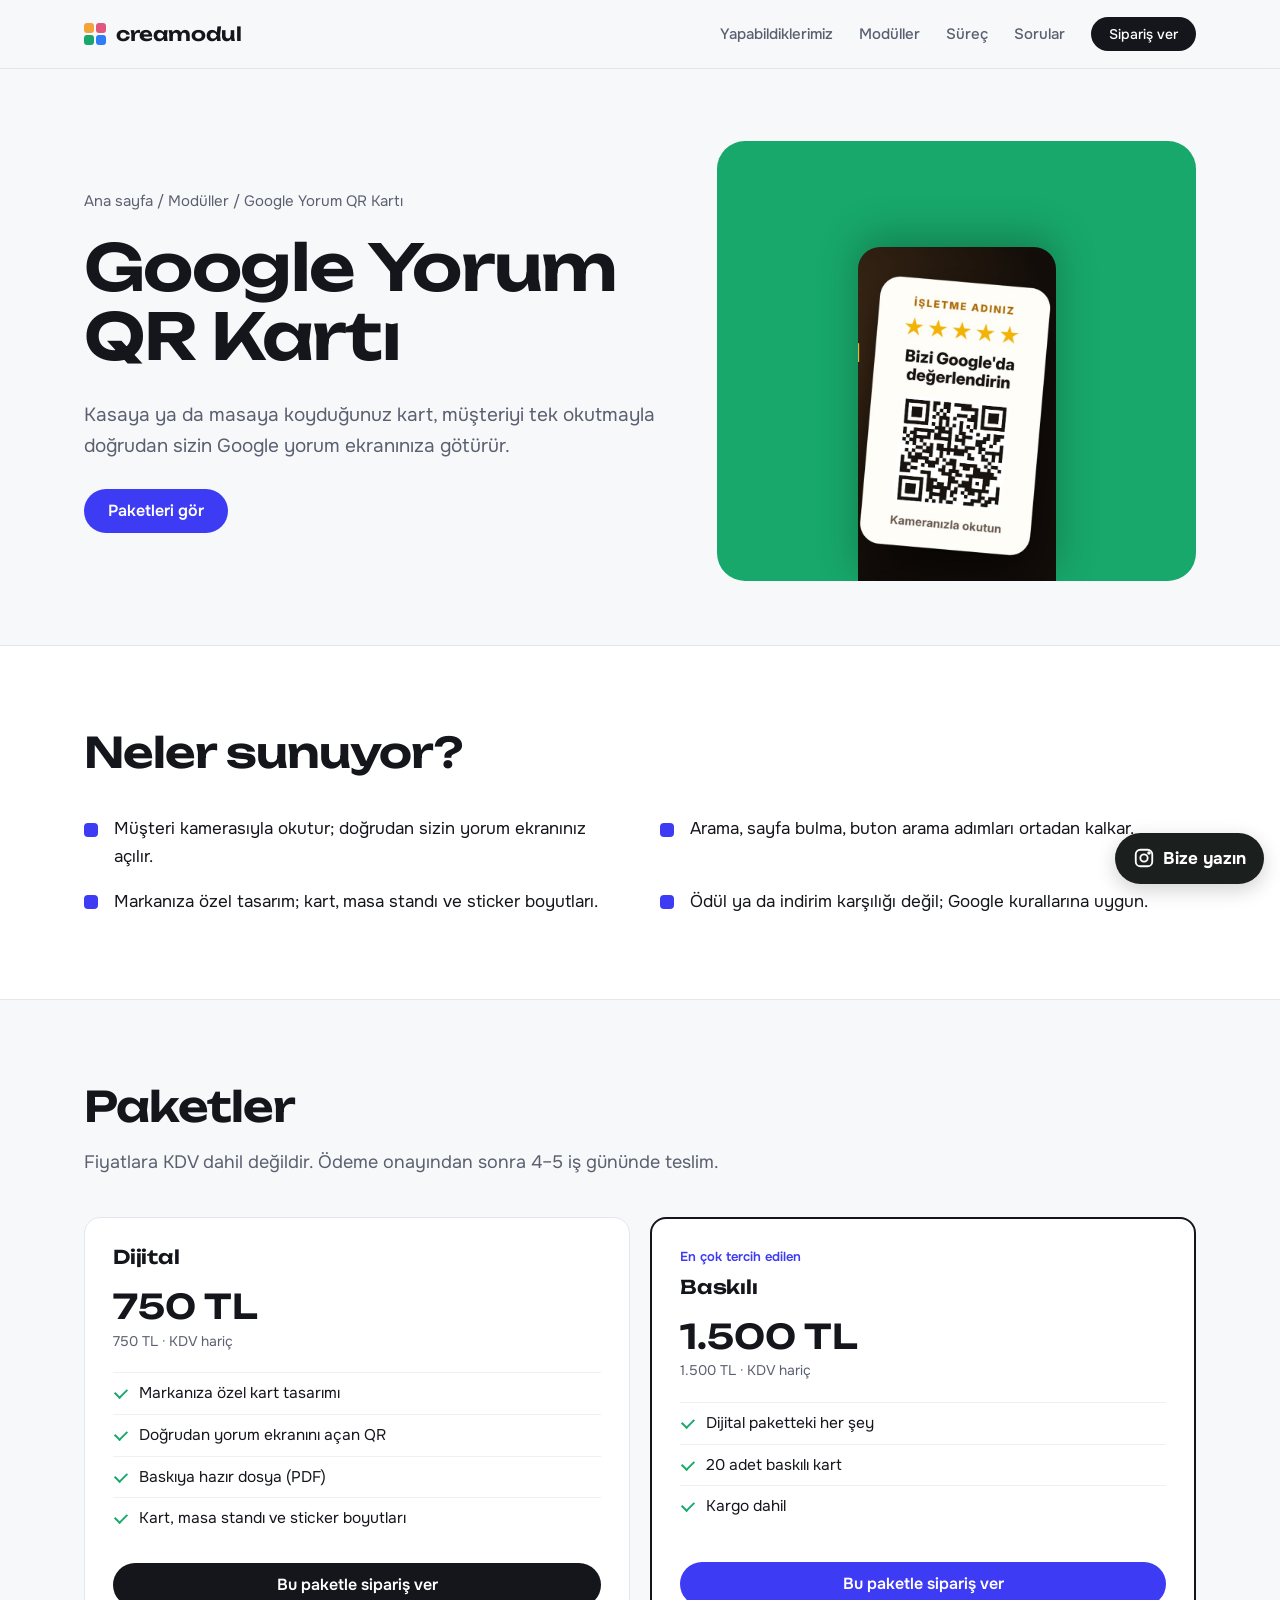
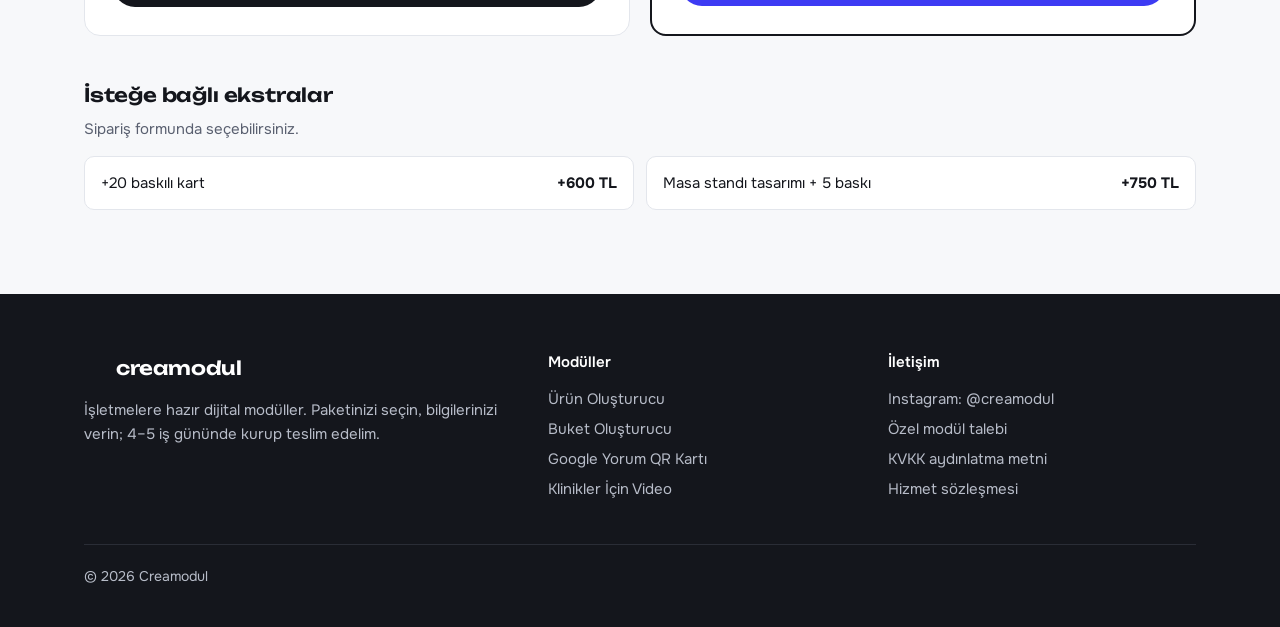
<file: moduller/google-yorum-karti/index.html>
<!doctype html><html lang="tr"><head><meta charset="utf-8">
<meta name="viewport" content="width=device-width,initial-scale=1">
<title>Google yorum QR kartı: daha çok Google yorumu alın | Creamodul</title><meta name="description" content="Kasaya veya masaya koyduğunuz markalı QR kart, müşteriyi tek okutmayla Google yorum ekranınıza götürür. 750 TL&#x27;den başlayan fiyatlarla.">
<link rel="canonical" href="https://creamodul.com/moduller/google-yorum-karti/">
<meta property="og:type" content="website"><meta property="og:title" content="Google yorum QR kartı: daha çok Google yorumu alın | Creamodul"><meta property="og:description" content="Kasaya veya masaya koyduğunuz markalı QR kart, müşteriyi tek okutmayla Google yorum ekranınıza götürür. 750 TL&#x27;den başlayan fiyatlarla.">
<meta property="og:url" content="https://creamodul.com/moduller/google-yorum-karti/"><meta property="og:image" content="https://creamodul.com/assets/img/og.jpg"><meta property="og:locale" content="tr_TR">
<meta name="twitter:card" content="summary_large_image"><meta name="theme-color" content="#F7F8FA">
<link rel="icon" href="/assets/img/favicon.svg" type="image/svg+xml">
<link rel="preconnect" href="https://fonts.googleapis.com"><link rel="preconnect" href="https://fonts.gstatic.com" crossorigin>
<link rel="stylesheet" href="https://fonts.googleapis.com/css2?family=Onest:wght@400;500;600;700&family=Unbounded:wght@500;600&display=swap">
<link rel="stylesheet" href="/assets/style.css?v=8"><script type="application/ld+json">{"@context": "https://schema.org", "@type": "Service", "name": "Google Yorum QR Kartı", "description": "Kasaya veya masaya koyduğunuz markalı QR kart, müşteriyi tek okutmayla Google yorum ekranınıza götürür. 750 TL'den başlayan fiyatlarla.", "provider": {"@type": "Organization", "name": "Creamodul", "url": "https://creamodul.com"}, "areaServed": "TR", "offers": [{"@type": "Offer", "name": "Dijital", "price": 750, "priceCurrency": "TRY"}, {"@type": "Offer", "name": "Baskılı", "price": 1500, "priceCurrency": "TRY"}]}</script></head><body>
<header class="top"><div class="w"><a class="logo" href="/" aria-label="Creamodul ana sayfa"><i aria-hidden="true"><b></b><b></b><b></b><b></b></i>creamodul</a>
<nav class="mn" aria-label="Ana menü"><a class="hm" href="/yapabildiklerimiz/">Yapabildiklerimiz</a><a class="hm" href="/#moduller">Modüller</a><a class="hm" href="/#surec">Süreç</a><a class="hm" href="/#sss">Sorular</a><a class="btn sm" href="/siparis/">Sipariş ver</a></nav></div></header>
<main><section class="hero mhero"><div class="w"><div><div class="crumb"><a href="/">Ana sayfa</a> / <a href="/#moduller">Modüller</a> / Google Yorum QR Kartı</div>
<h1>Google Yorum QR Kartı</h1><p class="lead">Kasaya ya da masaya koyduğunuz kart, müşteriyi tek okutmayla doğrudan sizin Google yorum ekranınıza götürür.</p>
<div style="display:flex;gap:12px;flex-wrap:wrap;margin-top:28px"><a class="btn br" href="#paketler">Paketleri gör</a></div></div>
<div class="stage yorum"><img src="/assets/img/yorum.jpg" alt="Google Yorum QR Kartı ekran görüntüsü"></div></div></section>
<section class="alt"><div class="w"><div class="sh"><h2>Neler sunuyor?</h2></div><ul class="feat"><li>Müşteri kamerasıyla okutur; doğrudan sizin yorum ekranınız açılır.</li><li>Arama, sayfa bulma, buton arama adımları ortadan kalkar.</li><li>Markanıza özel tasarım; kart, masa standı ve sticker boyutları.</li><li>Ödül ya da indirim karşılığı değil; Google kurallarına uygun.</li></ul></div></section>
<section id="paketler"><div class="w"><div class="sh"><h2>Paketler</h2><p>Fiyatlara KDV dahil değildir. Ödeme onayından sonra 4–5 iş gününde teslim.</p></div><div class="pk"><div class="pc"><h3>Dijital</h3>
<div class="pr">750 TL</div><div class="pr2">750 TL · KDV hariç</div>
<ul><li>Markanıza özel kart tasarımı</li><li>Doğrudan yorum ekranını açan QR</li><li>Baskıya hazır dosya (PDF)</li><li>Kart, masa standı ve sticker boyutları</li></ul><a class="btn" href="/siparis/?paket=yorum-dijital">Bu paketle sipariş ver</a></div><div class="pc hl"><span class="tag">En çok tercih edilen</span><h3>Baskılı</h3>
<div class="pr">1.500 TL</div><div class="pr2">1.500 TL · KDV hariç</div>
<ul><li>Dijital paketteki her şey</li><li>20 adet baskılı kart</li><li>Kargo dahil</li></ul><a class="btn br" href="/siparis/?paket=yorum-baskili">Bu paketle sipariş ver</a></div></div>
<h3 style="margin-top:48px">İsteğe bağlı ekstralar</h3><p class="mute sm">Sipariş formunda seçebilirsiniz.</p><div class="extras"><div class="ex"><span>+20 baskılı kart</span><b>+600 TL</b></div><div class="ex"><span>Masa standı tasarımı + 5 baskı</span><b>+750 TL</b></div></div></div></section></main>
<footer><div class="w"><div><a class="logo" href="/"><i aria-hidden="true"><b></b><b></b><b></b><b></b></i>creamodul</a><p>İşletmelere hazır dijital modüller. Paketinizi seçin, bilgilerinizi verin; 4–5 iş gününde kurup teslim edelim.</p></div>
<div><b>Modüller</b><a href="/moduller/kafe-restoran-qr-siparis/">Ürün Oluşturucu</a><a href="/moduller/cicekci-buket-olusturucu/">Buket Oluşturucu</a><a href="/moduller/google-yorum-karti/">Google Yorum QR Kartı</a><a href="/moduller/3d-anatomi-klinik/">Klinikler İçin Video</a></div>
<div><b>İletişim</b><a href="https://www.instagram.com/creamodul/" rel="noopener">Instagram: @creamodul</a><a href="/siparis/?modul=ozel">Özel modül talebi</a><a href="/kvkk/">KVKK aydınlatma metni</a><a href="/sozlesme/">Hizmet sözleşmesi</a></div>
<div class="cp">© 2026 Creamodul</div></div></footer><a class="igfab" href="https://ig.me/m/creamodul" target="_blank" rel="noopener" aria-label="Instagram'dan mesaj gönder"><svg viewBox="0 0 24 24" width="22" height="22" fill="none" stroke="currentColor" stroke-width="2" aria-hidden="true"><rect x="3" y="3" width="18" height="18" rx="5"/><circle cx="12" cy="12" r="4"/><circle cx="17.5" cy="6.5" r="1" fill="currentColor"/></svg><span>Bize yazın</span></a><script data-goatcounter="https://creamodul.goatcounter.com/count" async src="//gc.zgo.at/count.js"></script></body></html>
</file>
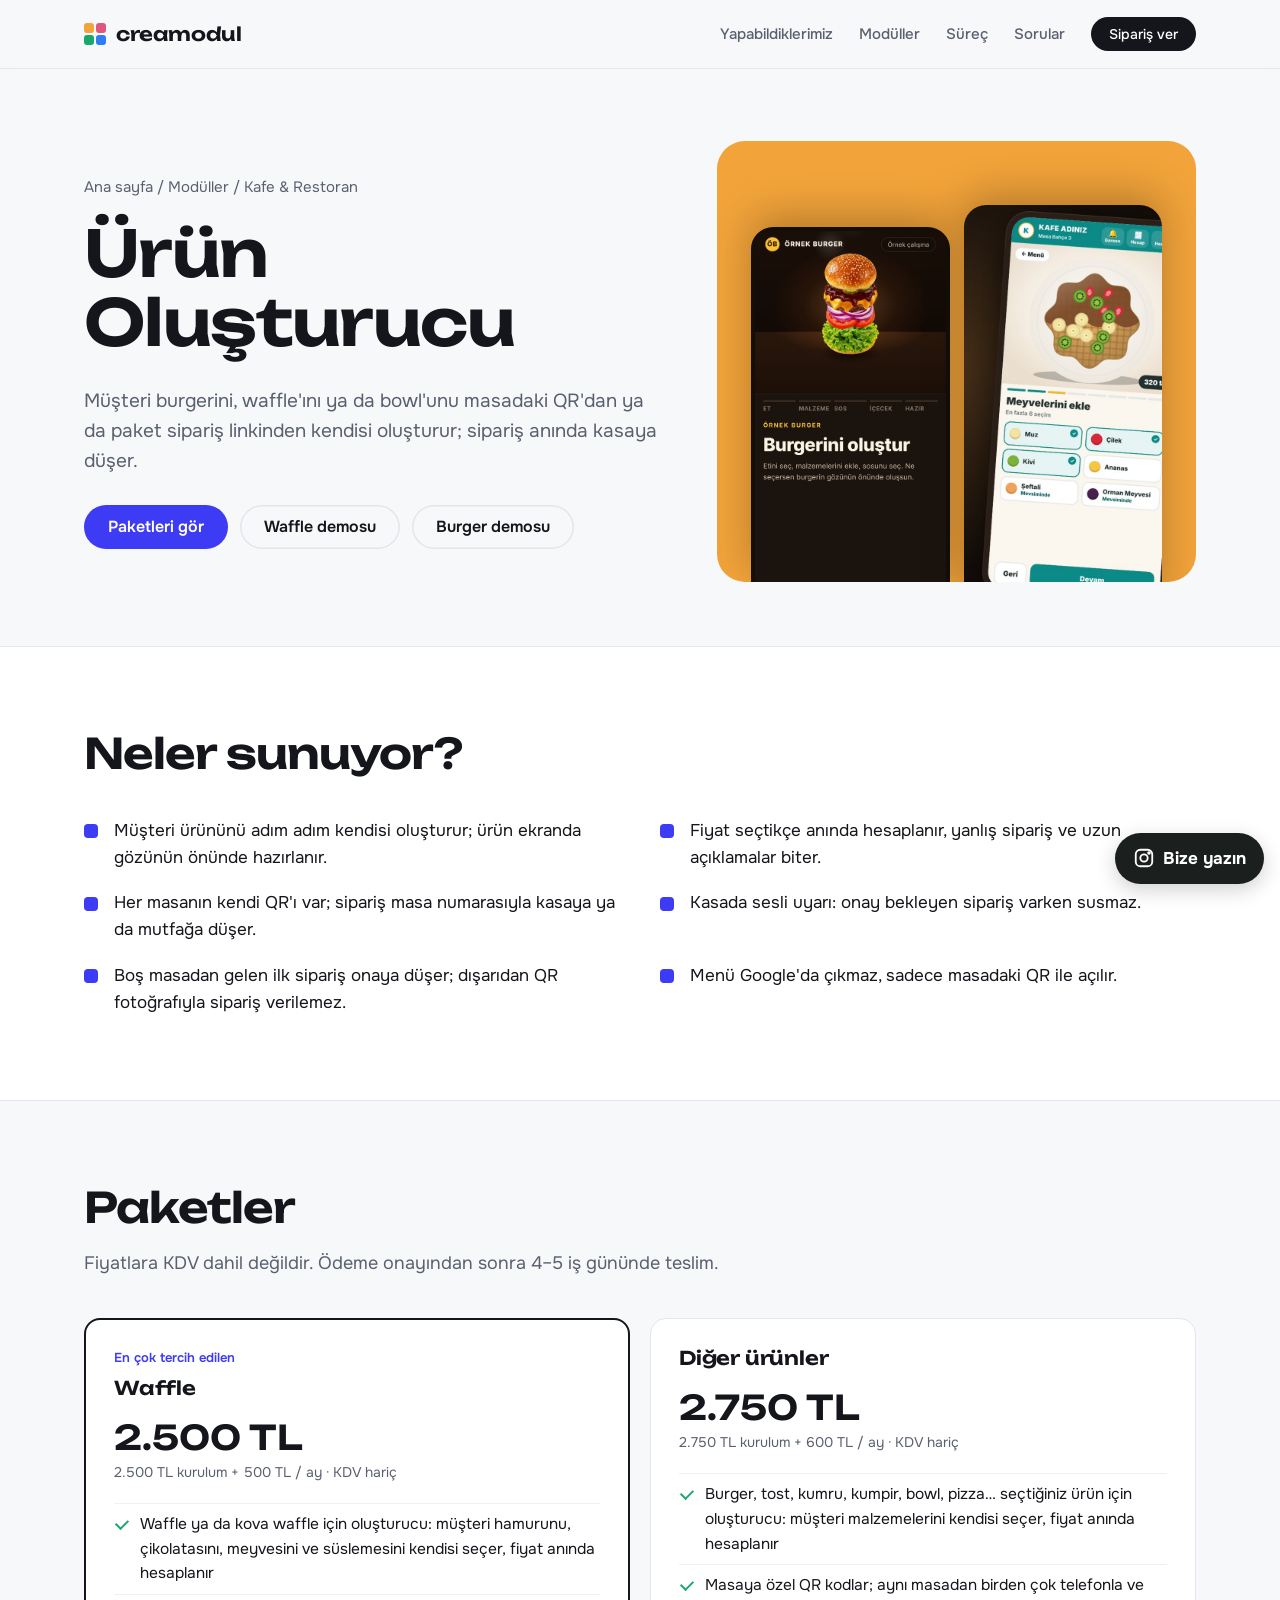
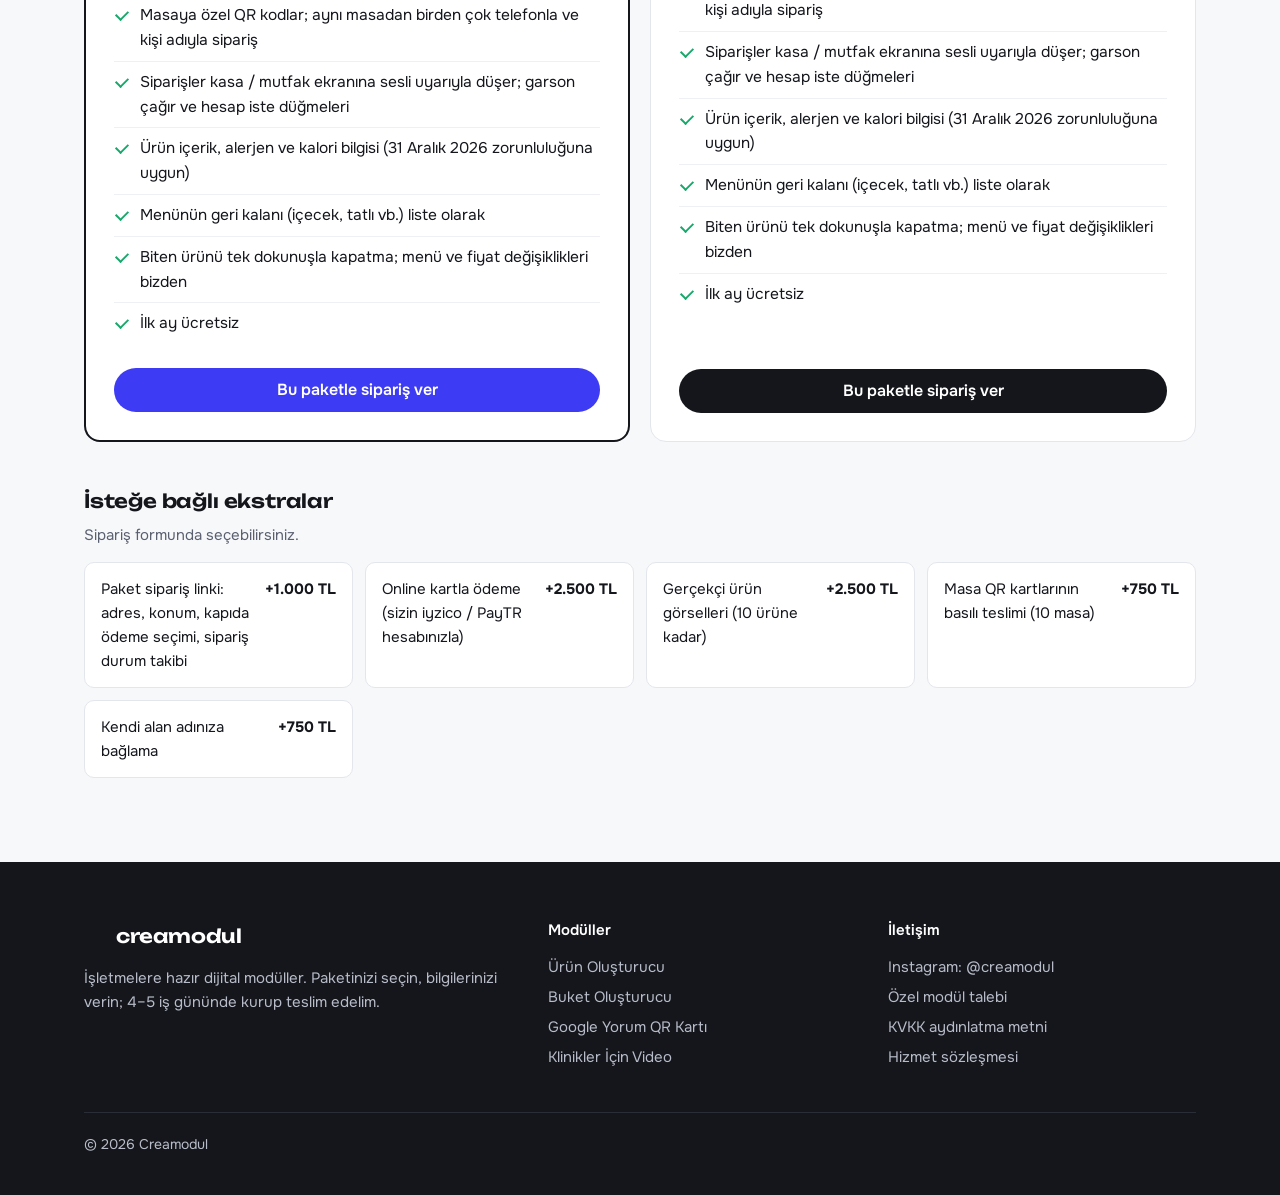
<file: moduller/kafe-restoran-qr-siparis/index.html>
<!doctype html><html lang="tr"><head><meta charset="utf-8">
<meta name="viewport" content="width=device-width,initial-scale=1">
<title>Kafe ve restoranlar için ürün oluşturucu | Creamodul</title><meta name="description" content="Müşteriniz burgerini, waffle&#x27;ını masadaki QR&#x27;dan kendisi oluştursun; sipariş anında kasaya düşsün. Lansman fiyatı: 3.000 TL kurulum + 700 TL/ay, ilk 6 işletmeye özel. 4–5 günde kurulum.">
<link rel="canonical" href="https://creamodul.com/moduller/kafe-restoran-qr-siparis/">
<meta property="og:type" content="website"><meta property="og:title" content="Kafe ve restoranlar için ürün oluşturucu | Creamodul"><meta property="og:description" content="Müşteriniz burgerini, waffle&#x27;ını masadaki QR&#x27;dan kendisi oluştursun; sipariş anında kasaya düşsün. Lansman fiyatı: 3.000 TL kurulum + 700 TL/ay, ilk 6 işletmeye özel. 4–5 günde kurulum.">
<meta property="og:url" content="https://creamodul.com/moduller/kafe-restoran-qr-siparis/"><meta property="og:image" content="https://creamodul.com/assets/img/og.jpg"><meta property="og:locale" content="tr_TR">
<meta name="twitter:card" content="summary_large_image"><meta name="theme-color" content="#F7F8FA">
<link rel="icon" href="/assets/img/favicon.svg" type="image/svg+xml">
<link rel="preconnect" href="https://fonts.googleapis.com"><link rel="preconnect" href="https://fonts.gstatic.com" crossorigin>
<link rel="stylesheet" href="https://fonts.googleapis.com/css2?family=Onest:wght@400;500;600;700&family=Unbounded:wght@500;600&display=swap">
<link rel="stylesheet" href="/assets/style.css?v=8"><script type="application/ld+json">{"@context": "https://schema.org", "@type": "Service", "name": "Kafe & Restoran: Ürün Oluşturucu", "description": "Müşteriniz burgerini, waffle'ını masadaki QR'dan kendisi oluştursun; sipariş anında kasaya düşsün. Lansman fiyatı: 3.000 TL kurulum + 700 TL/ay, ilk 6 işletmeye özel. 4–5 günde kurulum.", "provider": {"@type": "Organization", "name": "Creamodul", "url": "https://creamodul.com"}, "areaServed": "TR", "offers": [{"@type": "Offer", "name": "Waffle", "price": 2500, "priceCurrency": "TRY"}, {"@type": "Offer", "name": "Diğer ürünler", "price": 2750, "priceCurrency": "TRY"}]}</script></head><body>
<header class="top"><div class="w"><a class="logo" href="/" aria-label="Creamodul ana sayfa"><i aria-hidden="true"><b></b><b></b><b></b><b></b></i>creamodul</a>
<nav class="mn" aria-label="Ana menü"><a class="hm" href="/yapabildiklerimiz/">Yapabildiklerimiz</a><a class="hm" href="/#moduller">Modüller</a><a class="hm" href="/#surec">Süreç</a><a class="hm" href="/#sss">Sorular</a><a class="btn sm" href="/siparis/">Sipariş ver</a></nav></div></header>
<main><section class="hero mhero"><div class="w"><div><div class="crumb"><a href="/">Ana sayfa</a> / <a href="/#moduller">Modüller</a> / Kafe &amp; Restoran</div>
<h1>Ürün Oluşturucu</h1><p class="lead">Müşteri burgerini, waffle&#x27;ını ya da bowl&#x27;unu masadaki QR&#x27;dan ya da paket sipariş linkinden kendisi oluşturur; sipariş anında kasaya düşer.</p>
<div style="display:flex;gap:12px;flex-wrap:wrap;margin-top:28px"><a class="btn br" href="#paketler">Paketleri gör</a><a class="btn gh" href="/demo/waffle/?masa=B1" target="_blank" rel="noopener">Waffle demosu</a><a class="btn gh" href="https://burger.creamodul.com" target="_blank" rel="noopener">Burger demosu</a></div></div>
<div class="stage kafe"><img src="/assets/img/burger.jpg" alt="Ürün Oluşturucu ekran görüntüsü"><img src="/assets/img/waffle.jpg" alt="Ürün Oluşturucu ekran görüntüsü"></div></div></section>
<section class="alt"><div class="w"><div class="sh"><h2>Neler sunuyor?</h2></div><ul class="feat"><li>Müşteri ürününü adım adım kendisi oluşturur; ürün ekranda gözünün önünde hazırlanır.</li><li>Fiyat seçtikçe anında hesaplanır, yanlış sipariş ve uzun açıklamalar biter.</li><li>Her masanın kendi QR&#x27;ı var; sipariş masa numarasıyla kasaya ya da mutfağa düşer.</li><li>Kasada sesli uyarı: onay bekleyen sipariş varken susmaz.</li><li>Boş masadan gelen ilk sipariş onaya düşer; dışarıdan QR fotoğrafıyla sipariş verilemez.</li><li>Menü Google&#x27;da çıkmaz, sadece masadaki QR ile açılır.</li></ul></div></section>
<section id="paketler"><div class="w"><div class="sh"><h2>Paketler</h2><p>Fiyatlara KDV dahil değildir. Ödeme onayından sonra 4–5 iş gününde teslim.</p></div><div class="pk"><div class="pc hl"><span class="tag">En çok tercih edilen</span><h3>Waffle</h3>
<div class="pr">2.500 TL</div><div class="pr2">2.500 TL kurulum + 500 TL / ay · KDV hariç</div>
<ul><li>Waffle ya da kova waffle için oluşturucu: müşteri hamurunu, çikolatasını, meyvesini ve süslemesini kendisi seçer, fiyat anında hesaplanır</li><li>Masaya özel QR kodlar; aynı masadan birden çok telefonla ve kişi adıyla sipariş</li><li>Siparişler kasa / mutfak ekranına sesli uyarıyla düşer; garson çağır ve hesap iste düğmeleri</li><li>Ürün içerik, alerjen ve kalori bilgisi (31 Aralık 2026 zorunluluğuna uygun)</li><li>Menünün geri kalanı (içecek, tatlı vb.) liste olarak</li><li>Biten ürünü tek dokunuşla kapatma; menü ve fiyat değişiklikleri bizden</li><li>İlk ay ücretsiz</li></ul><a class="btn br" href="/siparis/?paket=kafe-waffle">Bu paketle sipariş ver</a></div><div class="pc"><h3>Diğer ürünler</h3>
<div class="pr">2.750 TL</div><div class="pr2">2.750 TL kurulum + 600 TL / ay · KDV hariç</div>
<ul><li>Burger, tost, kumru, kumpir, bowl, pizza… seçtiğiniz ürün için oluşturucu: müşteri malzemelerini kendisi seçer, fiyat anında hesaplanır</li><li>Masaya özel QR kodlar; aynı masadan birden çok telefonla ve kişi adıyla sipariş</li><li>Siparişler kasa / mutfak ekranına sesli uyarıyla düşer; garson çağır ve hesap iste düğmeleri</li><li>Ürün içerik, alerjen ve kalori bilgisi (31 Aralık 2026 zorunluluğuna uygun)</li><li>Menünün geri kalanı (içecek, tatlı vb.) liste olarak</li><li>Biten ürünü tek dokunuşla kapatma; menü ve fiyat değişiklikleri bizden</li><li>İlk ay ücretsiz</li></ul><a class="btn" href="/siparis/?paket=kafe-diger">Bu paketle sipariş ver</a></div></div>
<h3 style="margin-top:48px">İsteğe bağlı ekstralar</h3><p class="mute sm">Sipariş formunda seçebilirsiniz.</p><div class="extras"><div class="ex"><span>Paket sipariş linki: adres, konum, kapıda ödeme seçimi, sipariş durum takibi</span><b>+1.000 TL</b></div><div class="ex"><span>Online kartla ödeme (sizin iyzico / PayTR hesabınızla)</span><b>+2.500 TL</b></div><div class="ex"><span>Gerçekçi ürün görselleri (10 ürüne kadar)</span><b>+2.500 TL</b></div><div class="ex"><span>Masa QR kartlarının basılı teslimi (10 masa)</span><b>+750 TL</b></div><div class="ex"><span>Kendi alan adınıza bağlama</span><b>+750 TL</b></div></div></div></section></main>
<footer><div class="w"><div><a class="logo" href="/"><i aria-hidden="true"><b></b><b></b><b></b><b></b></i>creamodul</a><p>İşletmelere hazır dijital modüller. Paketinizi seçin, bilgilerinizi verin; 4–5 iş gününde kurup teslim edelim.</p></div>
<div><b>Modüller</b><a href="/moduller/kafe-restoran-qr-siparis/">Ürün Oluşturucu</a><a href="/moduller/cicekci-buket-olusturucu/">Buket Oluşturucu</a><a href="/moduller/google-yorum-karti/">Google Yorum QR Kartı</a><a href="/moduller/3d-anatomi-klinik/">Klinikler İçin Video</a></div>
<div><b>İletişim</b><a href="https://www.instagram.com/creamodul/" rel="noopener">Instagram: @creamodul</a><a href="/siparis/?modul=ozel">Özel modül talebi</a><a href="/kvkk/">KVKK aydınlatma metni</a><a href="/sozlesme/">Hizmet sözleşmesi</a></div>
<div class="cp">© 2026 Creamodul</div></div></footer><a class="igfab" href="https://ig.me/m/creamodul" target="_blank" rel="noopener" aria-label="Instagram'dan mesaj gönder"><svg viewBox="0 0 24 24" width="22" height="22" fill="none" stroke="currentColor" stroke-width="2" aria-hidden="true"><rect x="3" y="3" width="18" height="18" rx="5"/><circle cx="12" cy="12" r="4"/><circle cx="17.5" cy="6.5" r="1" fill="currentColor"/></svg><span>Bize yazın</span></a><script data-goatcounter="https://creamodul.goatcounter.com/count" async src="//gc.zgo.at/count.js"></script></body></html>
</file>
<file: assets/style.css>
/* Creamodul — modül rafı teması */
:root{
  --paper:#F7F8FA; --white:#fff; --ink:#14161C; --mute:#5A6070; --line:#E3E6EC; --soft:#EEF0F4;
  --brand:#3D3BF3; --brand-d:#2C2AD0;
  --kafe:#F2A33A; --cicek:#E0577E; --yorum:#18A86B; --anatomi:#2E7CF6; --ozel:#14161C;
  --r-s:10px; --r-m:16px; --r-l:28px;
  --disp:"Unbounded",system-ui,sans-serif; --body:"Onest",system-ui,-apple-system,"Segoe UI",sans-serif;
}
*{box-sizing:border-box}html{scroll-behavior:smooth}
body{margin:0;background:var(--paper);color:var(--ink);font:17px/1.6 var(--body);-webkit-font-smoothing:antialiased}
img{max-width:100%;display:block}a{color:inherit}
:focus-visible{outline:3px solid var(--brand);outline-offset:3px;border-radius:6px}
h1,h2,h3{font-family:var(--disp);font-weight:600;letter-spacing:-.025em;margin:0 0 .45em;line-height:1.08}
h1{font-size:clamp(36px,5.4vw,64px)}h2{font-size:clamp(28px,3.4vw,42px)}h3{font-size:19px;letter-spacing:-.01em;line-height:1.25}
p{margin:0 0 1em}.mute{color:var(--mute)}.sm{font-size:15px}
.w{max-width:1160px;margin:0 auto;padding:0 24px}
.lead{font-size:19px;color:var(--mute);max-width:34em}

/* header */
header.top{position:sticky;top:0;z-index:30;background:rgba(247,248,250,.88);backdrop-filter:saturate(1.4) blur(12px);border-bottom:1px solid var(--line)}
header.top .w{display:flex;align-items:center;justify-content:space-between;height:68px;gap:20px}
.logo{display:flex;align-items:center;gap:10px;text-decoration:none;font-family:var(--disp);font-weight:600;font-size:19px;letter-spacing:-.02em}
.logo i{display:grid;grid-template-columns:1fr 1fr;gap:2px;width:22px;height:22px}
.logo i b{border-radius:3px}.logo i b:nth-child(1){background:var(--kafe)}.logo i b:nth-child(2){background:var(--cicek)}.logo i b:nth-child(3){background:var(--yorum)}.logo i b:nth-child(4){background:var(--anatomi)}
nav.mn{display:flex;align-items:center;gap:26px}nav.mn a{text-decoration:none;font-weight:500;font-size:15px;color:var(--mute)}nav.mn a:hover{color:var(--ink)}
@media(max-width:760px){nav.mn a.hm{display:none}}

/* buttons */
.btn{display:inline-flex;align-items:center;justify-content:center;gap:8px;border:0;border-radius:999px;padding:14px 24px;font:600 16px/1 var(--body);text-decoration:none;cursor:pointer;background:var(--ink);color:#fff;transition:background .15s,transform .15s}
.btn:hover{background:#2A2D36}.btn:active{transform:scale(.98)}
.btn.br{background:var(--brand)}.btn.br:hover{background:var(--brand-d)}
.btn.gh{background:transparent;color:var(--ink);box-shadow:inset 0 0 0 1.5px var(--line)}.btn.gh:hover{box-shadow:inset 0 0 0 1.5px var(--ink)}
.btn.sm{padding:10px 18px;font-size:14px}
nav.mn a.btn{color:#fff}
.btn[disabled]{opacity:.6;cursor:wait}

/* hero */
.hero{padding:72px 0 64px}
.hero .w{display:grid;grid-template-columns:1.05fr .95fr;gap:56px;align-items:center}
.hero .cta{display:flex;flex-wrap:wrap;gap:12px;margin-top:28px}
.facts{display:flex;flex-wrap:wrap;gap:10px 22px;margin-top:28px;padding:0;list-style:none;font-size:15px;color:var(--mute)}
.facts li{display:flex;align-items:center;gap:8px}.facts li:before{content:"";width:7px;height:7px;border-radius:2px;background:var(--brand)}
.rack{display:grid;grid-template-columns:1fr 1fr;gap:14px}
.tile{position:relative;border-radius:var(--r-l);overflow:hidden;aspect-ratio:1/1.08;display:flex;flex-direction:column;justify-content:space-between;padding:18px;color:#fff;text-decoration:none}
.tile span{font-family:var(--disp);font-weight:600;font-size:15px;line-height:1.2;position:relative;z-index:1;max-width:9em}
.tile img{position:absolute;right:-6%;bottom:-24%;width:62%;border-radius:18px;box-shadow:0 18px 40px rgba(0,0,0,.28);transform:rotate(-4deg)}
.tile.kafe{background:var(--kafe)}.tile.cicek{background:var(--cicek)}.tile.yorum{background:var(--yorum)}.tile.anatomi{background:var(--anatomi)}
@media (prefers-reduced-motion:no-preference){
  .rack .tile{animation:snap .7s cubic-bezier(.2,.9,.25,1.2) both}
  .rack .tile:nth-child(2){animation-delay:.12s}.rack .tile:nth-child(3){animation-delay:.24s}.rack .tile:nth-child(4){animation-delay:.36s}
  @keyframes snap{from{opacity:0;transform:translateY(26px) scale(.94)}to{opacity:1;transform:none}}
}
@media(max-width:900px){.hero .w{grid-template-columns:1fr}.hero{padding:44px 0}}

/* sections */
section{padding:84px 0}section.alt{background:var(--white);border-top:1px solid var(--line);border-bottom:1px solid var(--line)}
.sh{max-width:640px;margin-bottom:40px}.sh p{color:var(--mute);font-size:18px}

/* catalog rows */
.cat{border-top:1px solid var(--line)}
.row-m{display:grid;grid-template-columns:76px 1fr auto auto;gap:24px;align-items:center;padding:24px 0;border-bottom:1px solid var(--line)}
.sw{width:76px;height:76px;border-radius:20px;overflow:hidden;position:relative}
.sw img{position:absolute;inset:0;width:100%;height:100%;object-fit:cover;object-position:top;mix-blend-mode:luminosity;opacity:.35}
.sw.kafe{background:var(--kafe)}.sw.cicek{background:var(--cicek)}.sw.yorum{background:var(--yorum)}.sw.anatomi{background:var(--anatomi)}.sw.ozel{background:var(--ink)}
.sw.ozel:after{content:"+";position:absolute;inset:0;display:grid;place-items:center;color:#fff;font:600 34px var(--disp)}
.row-m h3{margin:0 0 4px}.row-m p{margin:0;color:var(--mute);font-size:16px;max-width:36em}
.price{text-align:right;white-space:nowrap}.price small{display:block;color:var(--mute);font-size:13px}.price b{font-family:var(--disp);font-weight:600;font-size:20px}
.row-m .acts{display:flex;gap:8px}
@media(max-width:820px){.row-m{grid-template-columns:60px 1fr;gap:14px 16px}.sw{width:60px;height:60px;border-radius:16px}.price{text-align:left;grid-column:2}.row-m .acts{grid-column:2}}

/* steps */
.steps{display:grid;grid-template-columns:repeat(4,1fr);gap:0;counter-reset:s;border-top:2px solid var(--ink)}
.st{padding:24px 24px 0 0}.st:before{counter-increment:s;content:counter(s);display:block;font:600 40px var(--disp);color:var(--brand);margin-bottom:14px}
.st p{color:var(--mute);font-size:16px;margin:0}
@media(max-width:820px){.steps{grid-template-columns:1fr 1fr;gap:20px}}@media(max-width:480px){.steps{grid-template-columns:1fr}}

/* FAQ */
details{border-bottom:1px solid var(--line);padding:20px 0}details:first-of-type{border-top:1px solid var(--line)}
summary{cursor:pointer;font-weight:600;font-size:18px;list-style:none;display:flex;justify-content:space-between;gap:16px}
summary::-webkit-details-marker{display:none}summary:after{content:"+";font:500 24px/1 var(--disp);color:var(--mute)}details[open] summary:after{content:"–"}
details p{color:var(--mute);margin:12px 0 0;max-width:42em}

/* module page */
.crumb{font-size:15px;color:var(--mute);margin-bottom:20px}.crumb a{text-decoration:none}.crumb a:hover{text-decoration:underline}
.mhero .w{display:grid;grid-template-columns:1.1fr .9fr;gap:48px;align-items:center}
.stage{border-radius:var(--r-l);padding:36px 24px 0;display:flex;justify-content:center;gap:14px;overflow:hidden;min-height:440px;align-items:flex-end}
.stage.kafe{background:var(--kafe)}.stage.cicek{background:var(--cicek)}.stage.yorum{background:var(--yorum)}.stage.anatomi{background:var(--anatomi)}
.stage img{width:46%;max-width:220px;border-radius:22px 22px 0 0;box-shadow:0 -10px 40px rgba(0,0,0,.25)}
.stage img:nth-child(2){transform:translateY(28px)}
@media(max-width:900px){.mhero .w{grid-template-columns:1fr}.stage{min-height:340px}}
.feat{list-style:none;padding:0;margin:0;display:grid;grid-template-columns:1fr 1fr;gap:18px 40px}
.feat li{padding-left:30px;position:relative}.feat li:before{content:"";position:absolute;left:0;top:.45em;width:14px;height:14px;border-radius:4px;background:var(--brand)}
@media(max-width:700px){.feat{grid-template-columns:1fr}}
.pk{display:grid;grid-template-columns:repeat(auto-fit,minmax(280px,1fr));gap:20px;align-items:stretch}
.pc{background:var(--white);border:1px solid var(--line);border-radius:var(--r-m);padding:28px;display:flex;flex-direction:column}
.pc.hl{border:2px solid var(--ink)}
.pc .tag{font-size:13px;font-weight:600;color:var(--brand);margin-bottom:8px}
.pc .pr{font:600 34px/1.1 var(--disp);margin:10px 0 4px}.pc .pr small{font-size:16px;font-family:var(--body);font-weight:500;color:var(--mute)}
.pc .pr2{color:var(--mute);font-size:14px;margin-bottom:20px}
.pc ul{list-style:none;padding:0;margin:0 0 24px;flex:1}.pc li{padding:8px 0 8px 26px;position:relative;font-size:15.5px;border-top:1px solid var(--soft)}
.pc li:before{content:"";position:absolute;left:2px;top:15px;width:10px;height:6px;border-left:2px solid var(--yorum);border-bottom:2px solid var(--yorum);transform:rotate(-45deg)}
.extras{display:grid;grid-template-columns:repeat(auto-fit,minmax(240px,1fr));gap:12px;margin-top:8px}
.ex{display:flex;justify-content:space-between;gap:12px;background:var(--white);border:1px solid var(--line);border-radius:var(--r-s);padding:14px 16px;font-size:15px}.ex b{white-space:nowrap}

/* order */
.ord{display:grid;grid-template-columns:1.45fr .85fr;gap:32px;align-items:start}@media(max-width:920px){.ord{grid-template-columns:1fr}}
.ord>div,.ord>aside{min-width:0}
.box{background:var(--white);border:1px solid var(--line);border-radius:var(--r-m);padding:26px;margin-bottom:18px}
.box h3{margin-bottom:16px;display:flex;align-items:center;gap:12px}
.box h3 i{font-style:normal;display:grid;place-items:center;width:28px;height:28px;border-radius:8px;background:var(--soft);font:600 14px var(--disp)}
label.f{display:block;font-weight:600;font-size:15px;margin:16px 0 6px}
input.i,select.i,textarea.i{width:100%;background:var(--paper);border:1.5px solid var(--line);color:var(--ink);border-radius:12px;padding:13px 14px;font:16px var(--body)}
input.i:focus,select.i:focus,textarea.i:focus{outline:none;border-color:var(--brand);background:#fff}
textarea.i{min-height:96px;resize:vertical}
.opts{display:grid;gap:10px}
.opt{display:flex;gap:14px;align-items:flex-start;background:var(--paper);border:1.5px solid var(--line);border-radius:14px;padding:15px 16px;cursor:pointer;transition:border-color .15s}
.opt:hover{border-color:#C9CED8}.opt:has(input:checked){border-color:var(--brand);background:#F2F2FF}
.opt input{margin-top:4px;accent-color:var(--brand);width:18px;height:18px;flex:none}
.opt .t{flex:1;min-width:0}.opt .t b{display:block;font-weight:600}.opt .t small{color:var(--mute);font-size:14px}.opt .p{font-weight:700;white-space:nowrap;font-size:15px}
@media(max-width:640px){.opt{flex-wrap:wrap}.opt .t{flex:1 1 calc(100% - 40px)}.opt .p{white-space:normal;margin-left:32px;color:var(--brand)}}
.sum{position:sticky;top:88px}.sum .row{display:flex;justify-content:space-between;gap:10px;padding:9px 0;border-bottom:1px solid var(--soft);font-size:15px}
.sum .tot{font:600 22px var(--disp);border:0;padding-top:16px}.sum .note{font-size:13.5px;color:var(--mute);margin-top:12px}
.err{color:#D92D20;font-size:14.5px;margin-top:12px;display:none}
.chk{display:flex;gap:10px;align-items:flex-start;font-size:14.5px;color:var(--mute);margin-top:18px}.chk input{margin-top:3px;accent-color:var(--brand);width:17px;height:17px}
.next{list-style:none;padding:0;margin:0;counter-reset:n}.next li{position:relative;padding:0 0 18px 44px}.next li:before{counter-increment:n;content:counter(n);position:absolute;left:0;top:-2px;width:30px;height:30px;border-radius:50%;background:var(--soft);display:grid;place-items:center;font:600 14px var(--disp)}
.next li.ok:before{background:var(--yorum);color:#fff;content:"✓"}.next li b{display:block}.next li span{color:var(--mute);font-size:15px}
.done{max-width:640px;margin:0 auto}.code{font:600 30px var(--disp);letter-spacing:.02em;color:var(--brand);margin:6px 0 18px}
.hidden{display:none!important}

/* footer */
footer{background:var(--ink);color:#B7BCC8;padding:56px 0 40px;font-size:15px}
footer .w{display:grid;grid-template-columns:1.4fr 1fr 1fr;gap:32px}footer .logo{color:#fff;margin-bottom:12px}
footer b{color:#fff;display:block;margin-bottom:10px;font-weight:600}footer a{text-decoration:none;display:block;padding:3px 0}footer a:hover{color:#fff}
footer .cp{grid-column:1/-1;border-top:1px solid #2A2D36;padding-top:20px;margin-top:8px;font-size:14px}
@media(max-width:760px){footer .w{grid-template-columns:1fr 1fr}footer .w>div:first-child{grid-column:1/-1}}
.prose{max-width:720px}.prose h3{margin-top:28px}
.tile.photo img{inset:0;width:100%;height:100%;object-fit:cover;object-position:50% 30%;transform:none;border-radius:0;box-shadow:none;right:auto;bottom:auto}
.tile.photo:before{content:"";position:absolute;inset:0;background:linear-gradient(180deg,rgba(224,87,126,.92),rgba(224,87,126,0) 55%);z-index:1}
.duo{display:grid;grid-template-columns:1fr 1fr;gap:20px;padding:56px 0}
.duo figure{margin:0;position:relative;border-radius:var(--r-l);overflow:hidden;aspect-ratio:4/5;background:#ddd}
.duo img{width:100%;height:100%;object-fit:cover}
.duo figcaption{position:absolute;left:16px;right:16px;bottom:16px;background:rgba(255,255,255,.94);backdrop-filter:blur(8px);border-radius:var(--r-m);padding:16px 18px;font-size:15.5px;color:var(--mute)}
.duo figcaption b{display:block;color:var(--ink);font-family:var(--disp);font-weight:600;font-size:16px;margin-bottom:2px}
@media(max-width:700px){.duo{grid-template-columns:1fr}.duo figure{aspect-ratio:4/4.6}}
@media(max-width:520px){.tile{padding:14px}.tile span{font-size:13px}.tile img{width:54%;bottom:-34%}}
/* kampanya: kafe odaklı ana sayfa */
.eyebrow{font-weight:700;color:var(--brand);margin:0 0 14px;font-size:15px}
.kh .w{grid-template-columns:1.15fr .85fr}
.phone{justify-self:center;width:min(330px,80vw);aspect-ratio:9/16;border-radius:44px;background:#111;padding:10px;box-shadow:0 30px 60px -20px rgba(20,22,28,.45)}
.phone video{width:100%;height:100%;object-fit:cover;border-radius:34px;display:block;background:#efe6da}
.split{display:grid;grid-template-columns:.8fr 1.2fr;gap:56px;align-items:center}
.vid video{width:100%;max-width:380px;aspect-ratio:9/16;border-radius:28px;background:#111;display:block;margin:0 auto;box-shadow:0 24px 50px -20px rgba(20,22,28,.45)}
.split h2{font-family:var(--disp);font-size:clamp(28px,3.4vw,42px);line-height:1.12;margin:0 0 14px}
.why{margin:18px 0 0;padding:0;list-style:none;counter-reset:w}
.why li{counter-increment:w;position:relative;padding:14px 0 14px 54px;border-top:1px solid var(--line);color:var(--mute);font-size:17px}
.why li:before{content:counter(w);position:absolute;left:0;top:12px;width:36px;height:36px;border-radius:10px;background:var(--kafe);color:#fff;font-family:var(--disp);font-weight:700;display:grid;place-items:center}
.why li:nth-child(2):before{background:var(--cicek)}.why li:nth-child(3):before{background:var(--anatomi)}
.why b{color:var(--ink)}
.how{display:grid;grid-template-columns:repeat(3,1fr);gap:20px}
.how figure{margin:0;background:#efe6da;border-radius:var(--r-l);overflow:hidden}
.how img{width:100%;aspect-ratio:1;object-fit:cover;display:block}
.how figcaption{padding:18px 20px 22px;background:#fff;color:var(--mute);font-size:15.5px}
.how figcaption b{display:block;color:var(--ink);font-family:var(--disp);font-size:18px;margin-bottom:4px}
.kpk{margin-top:28px;display:grid;grid-template-columns:1.4fr auto auto;gap:28px;align-items:center;background:#fff;border:1px solid var(--line);border-radius:var(--r-l);padding:28px 30px}
.kpk h3{font-family:var(--disp);margin:0 0 6px;font-size:22px}.kpk p{margin:0;color:var(--mute)}
.kp{text-align:right}.kp small{display:block;color:var(--mute);font-size:13px}.kp b{font-family:var(--disp);font-size:30px}
.kpk .acts{display:flex;gap:10px;flex-wrap:wrap}
@media(max-width:860px){.kh .w,.split{grid-template-columns:1fr}.how{grid-template-columns:1fr}.kpk{grid-template-columns:1fr}.kp{text-align:left}.phone{margin-top:28px}}
.phones{position:relative;justify-self:center;width:min(470px,92vw);height:min(600px,150vw)}
.phones .phone{position:absolute;right:0;top:0;width:min(300px,62vw)}
.phones .phone.p2{left:0;right:auto;top:70px;width:min(250px,52vw);transform:rotate(-6deg);opacity:.98}
.phone img{width:100%;height:100%;object-fit:cover;border-radius:34px;display:block}
.prods{margin-top:44px}.prods h3{font-family:var(--disp);font-size:22px;margin:0 0 16px}
.pr-row{display:grid;grid-template-columns:repeat(3,1fr);gap:16px}
.prc{display:flex;align-items:center;gap:14px;background:#fff;border:1px solid var(--line);border-radius:var(--r-m);padding:12px;text-decoration:none;color:var(--mute);transition:border-color .2s}
.prc:hover{border-color:var(--brand)}
.prc img,.prc .ic{width:76px;height:76px;border-radius:14px;object-fit:cover;flex:none}
.prc .ic{background:var(--paper);display:grid;place-items:center;font-size:34px;color:var(--brand);font-weight:700;border:1px dashed var(--line)}
.prc b{display:block;color:var(--ink);font-family:var(--disp);font-size:16px}
.prc span{font-size:14px}
@media(max-width:860px){.pr-row{grid-template-columns:1fr}.phones{height:560px}}
.dot{display:inline-block;width:12px;height:12px;border-radius:4px;flex:none}
.dot.kafe{background:var(--kafe)}.dot.yorum{background:var(--yorum)}.dot.cicek{background:var(--cicek)}.dot.anatomi{background:var(--anatomi)}
.chipsx{display:flex;flex-wrap:wrap;gap:10px}
.cx{display:inline-flex;align-items:center;gap:9px;background:#fff;border:1px solid var(--line);border-radius:999px;padding:10px 16px;font-weight:600;font-size:15px;color:var(--ink)}
.capg{margin-bottom:44px}.capg .gt{font-family:var(--disp);font-size:24px;margin:0 0 16px}
.caps{display:grid;grid-template-columns:repeat(3,1fr);gap:16px}
.cap{background:#fff;border:1px solid var(--line);border-radius:var(--r-l);padding:22px 22px 20px;position:relative}
.cap .dot{width:16px;height:16px;border-radius:5px;margin-bottom:12px}
.cap h3{font-family:var(--disp);font-size:18px;margin:0 0 8px;line-height:1.25}
.cap p{margin:0;color:var(--mute);font-size:15px}
.cap .cl{display:inline-block;margin-top:12px;font-weight:700;color:var(--brand);text-decoration:none;font-size:14px}
@media(max-width:860px){.caps{grid-template-columns:1fr}}
.lz{display:inline-block;background:#FFF1DC;color:#9A5B00;border:1px solid #F2C27E;border-radius:999px;padding:4px 11px;font-size:12.5px;font-weight:700;margin-bottom:6px}
.tag.lz{background:#FFF1DC;color:#9A5B00}
.pr s,.kp s{color:var(--mute);font-weight:500;font-size:.62em;margin-right:4px}
.kp s{font-size:.75em}

.igfab{position:fixed;right:16px;bottom:16px;z-index:50;display:flex;align-items:center;gap:8px;padding:12px 18px;border-radius:999px;background:#1b1f1e;color:#fff;font-weight:700;text-decoration:none;box-shadow:0 6px 20px rgba(0,0,0,.18);min-height:44px}.igfab:hover{background:#000;color:#fff}.igfab:focus-visible{outline:3px solid #f4a340;outline-offset:2px}@media(max-width:420px){.igfab span{display:none}.igfab{padding:12px}}
</file>
